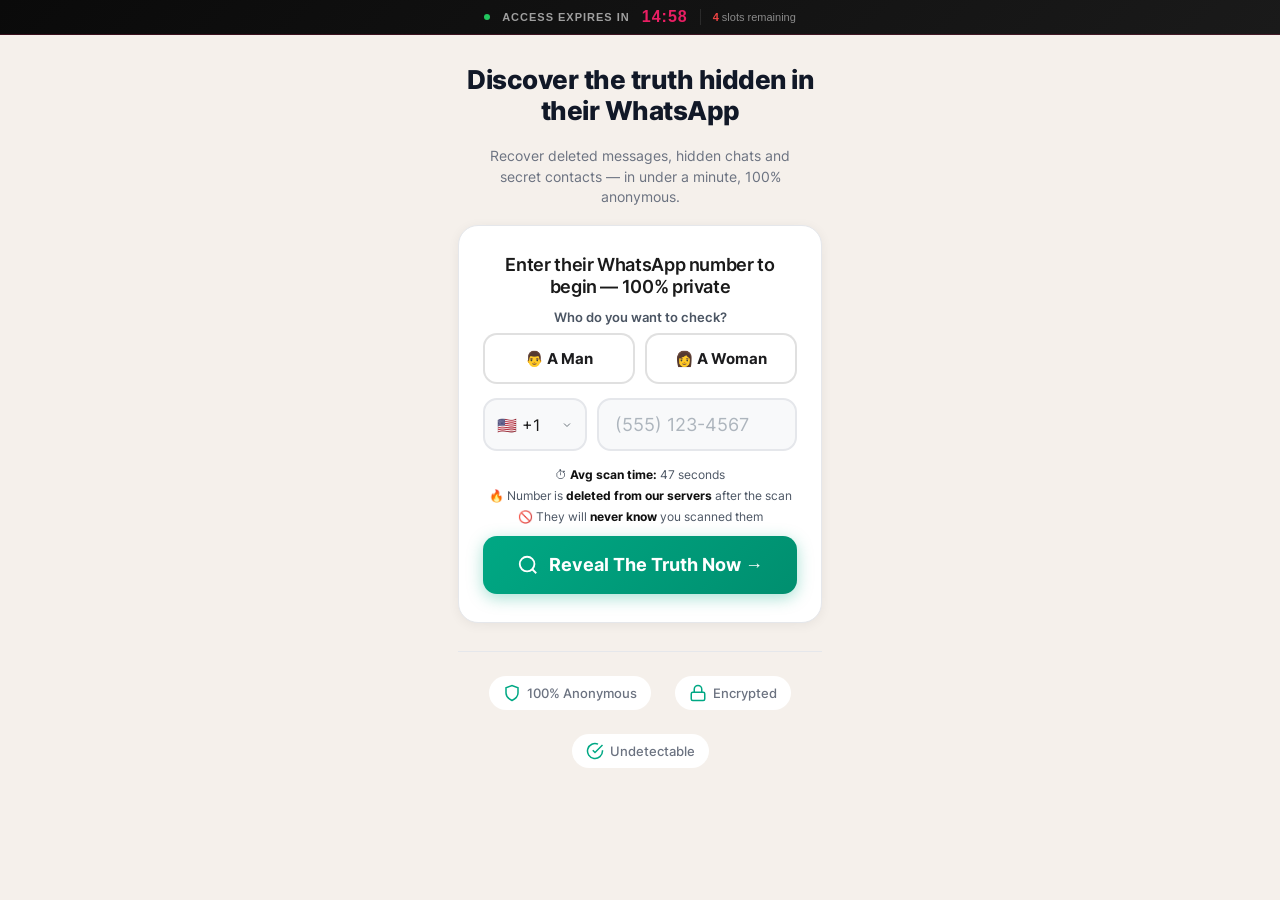
<file: index.html>
<!DOCTYPE html>
<html lang="en">
<head>
  <meta charset="utf-8">
  <meta name="viewport" content="width=device-width, initial-scale=1">
  <meta http-equiv="refresh" content="0;url=phone.html">
  <title>Funnel</title>
  <script>location.replace('phone.html'+location.search);</script>
</head>
<body><a href="phone.html">Open funnel</a></body>
</html>
</file>
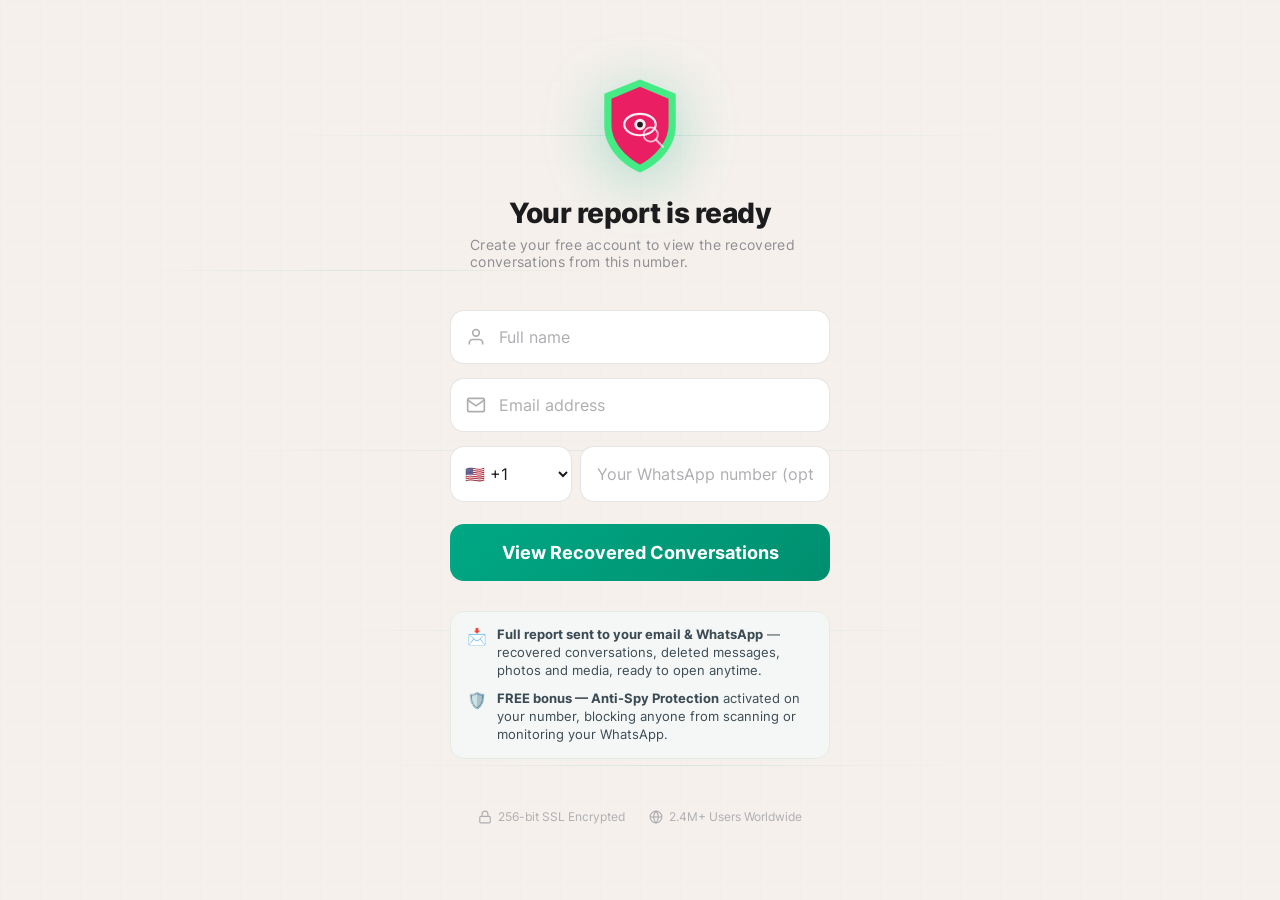
<file: account.html>
<!DOCTYPE html>
<html lang="en" data-clone="local-no-tracking">
<head>
    <link rel="stylesheet" href="./css/fonts.css">
    <link rel="stylesheet" href="./shared/css/tokens.css">

    <script src="./js/stubs.js"></script>

    <script src="./shared/js/geo.js"></script>
    <!-- Capture fbclid and poll for _fbp cookie ASAP -->
    
    
    <meta charset="utf-8">
    <meta name="facebook-domain-verification" content="88bg7nb3af9s66oo1b7oekmo287t2i" />
    <meta name="viewport" content="width=device-width, initial-scale=1, viewport-fit=cover">
    <meta http-equiv="Cache-Control" content="no-cache, no-store, must-revalidate">
    <title>Whats Spy — Create Free Account</title>
    <meta name="description" content="Activate your free Whats Spy access. Create your account to continue.">
    <meta name="robots" content="noindex">
    <link rel="shortcut icon" href="./imagens/icon-site.png">

    
    

    <link rel="stylesheet" href="./css/global.css">
    
    
    <script>
        document.addEventListener('DOMContentLoaded', function() {
            (function() {
                if (!localStorage.getItem('userCity') || !localStorage.getItem('userState')) {
                    fetch('https://ipapi.co/json/').then(r => r.json()).then(function(data) {
                        if (data.city) localStorage.setItem('userCity', data.city);
                        if (data.region) localStorage.setItem('userState', data.region);
                        if (data.country_code && !localStorage.getItem('userCountryCode')) {
                            localStorage.setItem('userCountryCode', data.country_code);
                        }
                    }).catch(function() {});
                }
            })();
            if (typeof FacebookCAPI !== 'undefined') {
                FacebookCAPI.init('Login Page');
                FacebookCAPI.trackViewContent('Login Page', 'Funnel - Login', 47);
            }
        });
    </script>
    
    <script>if(typeof TrackingUtils!=='undefined')TrackingUtils.captureUTMs();</script>
    

    <style>
        

        html, body {
            font-family: 'Inter', -apple-system, BlinkMacSystemFont, sans-serif;
            background: #f5f0eb;
            color: #1c1c1e;
            min-height: 100vh;
            overflow-x: hidden;
        }

        .login-bg {
            position: fixed;
            top: 0; left: 0; right: 0; bottom: 0;
            background: #f5f0eb;
            overflow: hidden;
            z-index: 0;
        }

        .circuit-pattern {
            position: absolute;
            top: 0; left: 0; right: 0; bottom: 0;
            opacity: 0.08;
            background-image:
                linear-gradient(rgba(0, 168, 132, 0.15) 1px, transparent 1px),
                linear-gradient(90deg, rgba(0, 168, 132, 0.15) 1px, transparent 1px);
            background-size: 40px 40px;
        }

        .circuit-lines {
            position: absolute;
            top: 0; left: 0; right: 0; bottom: 0;
            overflow: hidden;
        }

        .circuit-line {
            position: absolute;
            background: linear-gradient(90deg, transparent, var(--brand-primary-soft), transparent);
            height: 1px;
            animation: circuitFlow 8s linear infinite;
        }

        .circuit-line:nth-child(1) { top: 15%; width: 60%; left: 20%; animation-delay: 0s; }
        .circuit-line:nth-child(2) { top: 30%; width: 40%; left: 10%; animation-delay: 2s; }
        .circuit-line:nth-child(3) { top: 50%; width: 70%; left: 15%; animation-delay: 4s; }
        .circuit-line:nth-child(4) { top: 70%; width: 50%; left: 25%; animation-delay: 1s; }
        .circuit-line:nth-child(5) { top: 85%; width: 45%; left: 30%; animation-delay: 3s; }

        @keyframes circuitFlow {
            0% { opacity: 0; transform: translateX(-100%); }
            50% { opacity: 1; }
            100% { opacity: 0; transform: translateX(100%); }
        }

        .container {
            position: relative;
            z-index: 1;
            display: flex;
            flex-direction: column;
            align-items: center;
            justify-content: center;
            min-height: 100vh;
            padding: 40px 20px;
        }

        .shield-logo {
            width: 100px;
            height: 100px;
            margin-bottom: 20px;
            animation: floatShield 3s ease-in-out infinite;
            filter: drop-shadow(0 10px 30px var(--brand-primary-ring));
        }

        @keyframes floatShield {
            0%, 100% { transform: translateY(0); }
            50% { transform: translateY(-8px); }
        }

        .brand-name {
            font-size: 28px;
            font-weight: 800;
            letter-spacing: -0.5px;
            text-align: center;
            color: #1c1c1e;
            margin-bottom: 6px;
            animation: fadeInUp 0.6s ease-out 0.2s both;
        }

        .brand-name .dot {
            color: var(--brand-primary);
        }

        .brand-tagline {
            font-size: 14px;
            color: #8e8e93;
            letter-spacing: 2px;
            text-transform: uppercase;
            margin-bottom: 40px;
            animation: fadeInUp 0.6s ease-out 0.3s both;
        }

        .login-form {
            width: 100%;
            max-width: 380px;
            display: flex;
            flex-direction: column;
            gap: 14px;
            animation: fadeInUp 0.6s ease-out 0.4s both;
        }

        .input-group {
            position: relative;
        }

        .input-group .input-icon {
            position: absolute;
            left: 16px;
            top: 50%;
            transform: translateY(-50%);
            width: 20px;
            height: 20px;
            color: #aeaeb2;
            pointer-events: none;
        }

        .login-input {
            width: 100%;
            padding: 16px 16px 16px 48px;
            background: #ffffff;
            border: 1px solid rgba(0,0,0,0.1);
            border-radius: 14px;
            color: #1c1c1e;
            font-size: 16px;
            font-family: inherit;
            outline: none;
            transition: all 0.3s ease;
        }

        .login-input::placeholder {
            color: #aeaeb2;
        }

        .login-input:focus {
            border-color: var(--brand-primary);
            background: #ffffff;
            box-shadow: 0 0 0 3px var(--brand-primary-soft);
        }

        .input-error {
            display: none;
            font-size: 12px;
            color: #ff4444;
            margin-top: 4px;
            padding-left: 4px;
        }

        .input-error.visible {
            display: block;
        }

        .toggle-password {
            position: absolute;
            right: 14px;
            top: 50%;
            transform: translateY(-50%);
            background: none;
            border: none;
            cursor: pointer;
            padding: 4px;
            color: #aeaeb2;
            transition: color 0.3s;
            z-index: 2;
        }

        .toggle-password:hover {
            color: #636366;
        }

        .toggle-password svg {
            width: 20px;
            height: 20px;
        }

        .input-group.has-toggle .login-input {
            padding-right: 46px;
        }

        .login-btn {
            width: 100%;
            padding: 18px;
            background: linear-gradient(135deg, var(--brand-primary), var(--brand-primary-strong));
            border: none;
            border-radius: 14px;
            color: #fff;
            font-size: 18px;
            font-weight: 700;
            font-family: inherit;
            cursor: pointer;
            margin-top: 8px;
            transition: all 0.3s ease;
            position: relative;
            overflow: hidden;
        }

        .login-btn::before {
            content: '';
            position: absolute;
            top: 0; left: -100%;
            width: 100%; height: 100%;
            background: linear-gradient(90deg, transparent, rgba(255,255,255,0.15), transparent);
            transition: left 0.5s;
        }

        .login-btn:hover::before {
            left: 100%;
        }

        .login-btn:active {
            transform: scale(0.98);
        }

        .login-btn.loading {
            pointer-events: none;
            opacity: 0.8;
        }

        .bottom-trust {
            display: flex;
            align-items: center;
            justify-content: center;
            gap: 24px;
            margin-top: 50px;
            animation: fadeInUp 0.6s ease-out 0.6s both;
        }

        .bottom-trust-item {
            display: flex;
            align-items: center;
            gap: 6px;
            font-size: 12px;
            color: #aeaeb2;
        }

        .bottom-trust-item svg {
            width: 14px;
            height: 14px;
            color: #aeaeb2;
        }

        @keyframes fadeInUp {
            from { opacity: 0; transform: translateY(20px); }
            to { opacity: 1; transform: translateY(0); }
        }

        @keyframes shake {
            0%, 100% { transform: translateX(0); }
            20%, 60% { transform: translateX(-5px); }
            40%, 80% { transform: translateX(5px); }
        }

        @media (max-height: 650px) {
            .container { padding: 20px; }
            .shield-logo { width: 70px; height: 70px; margin-bottom: 12px; }
            .brand-name { font-size: 22px; }
            .brand-tagline { margin-bottom: 24px; }
            .bottom-trust { margin-top: 30px; }
        }
    </style>
    


<style id="mobile-safety">
html,body{max-width:100vw;overflow-x:hidden;}
*{box-sizing:border-box;}
@media (max-width: 480px) {
  button:not([class*="close"]):not([class*="icon"]),
  .btn, [role="button"], a.tier-cta, a.spy-btn, a[class*="cta"]:not([class*="floating"]) {
    min-height: 44px;
  }
  input, select, textarea { min-height: 44px; font-size: 16px; }
}
img,video,iframe{max-width:100%;height:auto;}
@supports (padding: env(safe-area-inset-bottom)) {
  body { padding-bottom: env(safe-area-inset-bottom); }
  [class*="floatingCta"], #floatingCta, .floating-cta, .sticky-cta-bar,
  .bottom-bar, .bottom-cta, .fixed-bottom {
    padding-bottom: calc(12px + env(safe-area-inset-bottom)) !important;
  }
}
</style>
<link rel="stylesheet" href="./shared/css/zapspy.css?v=20260419190100">
<link rel="stylesheet" href="./shared/css/funnel-bridge.css?v=20260419190100">
<link rel="stylesheet" href="./shared/css/funnel-polish.css?v=20260419190100">
</head>
<!-- PASSWORDS_REMOVED_V2 -->
<body class="theme-light">
    <div class="login-bg">
        <div class="circuit-pattern"></div>
        <div class="circuit-lines">
            <div class="circuit-line"></div>
            <div class="circuit-line"></div>
            <div class="circuit-line"></div>
            <div class="circuit-line"></div>
            <div class="circuit-line"></div>
        </div>
    </div>

    <div class="container">
        <!-- Shield Logo -->
        <svg class="shield-logo" viewBox="0 0 120 140" fill="none" xmlns="http://www.w3.org/2000/svg">
            <defs>
                <linearGradient id="shieldGrad" x1="20" y1="10" x2="100" y2="130">
                    <stop offset="0%" stop-color="#34eb7a"/>
                    <stop offset="100%" stop-color="#c2185b"/>
                </linearGradient>
                <linearGradient id="shieldInner" x1="30" y1="20" x2="90" y2="120">
                    <stop offset="0%" stop-color="#e91e63"/>
                    <stop offset="100%" stop-color="#0d6e4f"/>
                </linearGradient>
            </defs>
            <path d="M60 5 L110 25 L110 70 C110 100 85 125 60 135 C35 125 10 100 10 70 L10 25 Z" fill="url(#shieldGrad)" opacity="0.9"/>
            <path d="M60 15 L100 32 L100 68 C100 94 78 115 60 124 C42 115 20 94 20 68 L20 32 Z" fill="url(#shieldInner)"/>
            <!-- Eye icon -->
            <ellipse cx="60" cy="68" rx="22" ry="15" fill="none" stroke="white" stroke-width="3" opacity="0.9"/>
            <circle cx="60" cy="68" r="8" fill="white" opacity="0.9"/>
            <circle cx="60" cy="68" r="4" fill="#1c1c1e"/>
            <!-- Magnifying glass -->
            <circle cx="75" cy="82" r="10" fill="none" stroke="white" stroke-width="2.5" opacity="0.7"/>
            <line x1="82" y1="89" x2="92" y2="99" stroke="white" stroke-width="3" stroke-linecap="round" opacity="0.7"/>
        </svg>

        <!-- Brand -->
        <div class="brand-name">Your report is ready</div>
        <div class="brand-tagline" style="text-transform:none;letter-spacing:0.3px;max-width:340px;margin-left:auto;margin-right:auto;">Create your free account to view the recovered conversations from this number.</div>

        <!-- Login Form -->
        <div class="login-form">
            <div class="input-group">
                <svg class="input-icon" viewBox="0 0 24 24" fill="none" stroke="currentColor" stroke-width="2">
                    <path d="M20 21v-2a4 4 0 0 0-4-4H8a4 4 0 0 0-4 4v2"/>
                    <circle cx="12" cy="7" r="4"/>
                </svg>
                <input type="text" class="login-input" id="loginName" placeholder="Full name" autocomplete="name">
                <div class="input-error" id="nameError">Please enter your name</div>
            </div>

            <div class="input-group">
                <svg class="input-icon" viewBox="0 0 24 24" fill="none" stroke="currentColor" stroke-width="2">
                    <path d="M4 4h16c1.1 0 2 .9 2 2v12c0 1.1-.9 2-2 2H4c-1.1 0-2-.9-2-2V6c0-1.1.9-2 2-2z"/>
                    <polyline points="22,6 12,13 2,6"/>
                </svg>
                <input type="email" class="login-input" id="loginEmail" placeholder="Email address" autocomplete="email">
                <div class="input-error" id="emailError">Please enter a valid email</div>
            </div>

            <!-- LEAD_PHONE_V1: capture the lead's OWN WhatsApp (DDI list populated by /shared/js/ddi.js) -->
            <div class="input-group" id="leadPhoneGroup">
                <div style="display:flex; gap:8px;">
                    <select class="login-input" id="leadCountryCode" aria-label="Country code" style="flex:0 0 122px; padding:16px 10px;"></select>
                    <input type="tel" class="login-input" id="leadPhone" placeholder="Your WhatsApp number (optional)" autocomplete="tel" inputmode="numeric" style="flex:1; padding-left:16px;">
                </div>
                <div class="input-error" id="phoneError">Please enter a valid phone number</div>
            </div>

            <button class="login-btn" id="loginBtn" onclick="handleLogin()">
                View Recovered Conversations
            </button>

            <!-- REASSURANCE_V1: deliver report to email + WhatsApp + bonus protection -->
            <div class="delivery-reassure" style="margin-top:16px;text-align:left;background:#f4f7f5;border:1px solid #e4ebe6;border-radius:14px;padding:14px 16px;">
                <div style="display:flex;gap:10px;align-items:flex-start;margin-bottom:10px;">
                    <span style="font-size:16px;line-height:1.3;">📩</span>
                    <div style="font-size:12.5px;color:#3b4a54;line-height:1.45;"><strong>Full report sent to your email &amp; WhatsApp</strong> — recovered conversations, deleted messages, photos and media, ready to open anytime.</div>
                </div>
                <div style="display:flex;gap:10px;align-items:flex-start;">
                    <span style="font-size:16px;line-height:1.3;">🛡️</span>
                    <div style="font-size:12.5px;color:#3b4a54;line-height:1.45;"><strong>FREE bonus — Anti-Spy Protection</strong> activated on your number, blocking anyone from scanning or monitoring your WhatsApp.</div>
                </div>
            </div>
        </div>

        <!-- Bottom Trust -->
        <div class="bottom-trust">
            <div class="bottom-trust-item">
                <svg viewBox="0 0 24 24" fill="none" stroke="currentColor" stroke-width="2">
                    <rect x="3" y="11" width="18" height="11" rx="2" ry="2"/>
                    <path d="M7 11V7a5 5 0 0 1 10 0v4"/>
                </svg>
                <span>256-bit SSL Encrypted</span>
            </div>
            <div class="bottom-trust-item">
                <svg viewBox="0 0 24 24" fill="none" stroke="currentColor" stroke-width="2">
                    <circle cx="12" cy="12" r="10"/>
                    <line x1="2" y1="12" x2="22" y2="12"/>
                    <path d="M12 2a15.3 15.3 0 0 1 4 10 15.3 15.3 0 0 1-4 10 15.3 15.3 0 0 1-4-10 15.3 15.3 0 0 1 4-10z"/>
                </svg>
                <span>2.4M+ Users Worldwide</span>
            </div>
        </div>
    </div>

    <script>
        (function() {
            const urlParams = new URLSearchParams(window.location.search);
            const utmParams = ['utm_source', 'utm_medium', 'utm_campaign', 'utm_content', 'utm_term'];
            if (urlParams.has('utm_source') || urlParams.has('utm_campaign')) {
                utmParams.forEach(param => {
                    const value = urlParams.get(param);
                    if (value) localStorage.setItem(param, value);
                });
            }
        })();

        var eyeOpen = '<svg viewBox="0 0 24 24" fill="none" stroke="currentColor" stroke-width="2"><path d="M1 12s4-8 11-8 11 8 11 8-4 8-11 8-11-8-11-8z"/><circle cx="12" cy="12" r="3"/></svg>';
        var eyeClosed = '<svg viewBox="0 0 24 24" fill="none" stroke="currentColor" stroke-width="2"><path d="M17.94 17.94A10.07 10.07 0 0 1 12 20c-7 0-11-8-11-8a18.45 18.45 0 0 1 5.06-5.94"/><path d="M9.9 4.24A9.12 9.12 0 0 1 12 4c7 0 11 8 11 8a18.5 18.5 0 0 1-2.16 3.19"/><line x1="1" y1="1" x2="23" y2="23"/><path d="M14.12 14.12a3 3 0 1 1-4.24-4.24"/></svg>';

        function togglePwd(inputId, btn) {
            var input = document.getElementById(inputId);
            if (input.type === 'password') {
                input.type = 'text';
                btn.innerHTML = eyeClosed;
            } else {
                input.type = 'password';
                btn.innerHTML = eyeOpen;
            }
        }

        /* GENDER_FIRST_V1: this page now runs AFTER the scan; carry phone+gender to conversas */
        function _acctDest() {
            var p = new URLSearchParams(window.location.search);
            var phone = p.get('phone') || localStorage.getItem('targetPhone') || '';
            var gender = p.get('gender') || localStorage.getItem('targetGender') || '';
            var dest = 'conversas.html?phone=' + encodeURIComponent(phone) + (gender ? '&gender=' + gender : '');
            return (typeof TrackingUtils!=='undefined') ? TrackingUtils.appendUTMs(dest) : dest;
        }

        function handleLogin() {
            if (window._isReturningUser) {
                var btn = document.getElementById('loginBtn');
                btn.classList.add('loading');
                btn.textContent = 'Authenticating...';
                setTimeout(function() { window.location.href = _acctDest(); }, 800);
                return;
            }

            var name = document.getElementById('loginName').value.trim();
            var email = document.getElementById('loginEmail').value.trim();
            /* LEAD_PHONE_V1: lead's own WhatsApp number */
            var leadCc = (document.getElementById('leadCountryCode') || {}).value || '';
            var leadDigits = ((document.getElementById('leadPhone') || {}).value || '').replace(/\D/g, '');
            /* PASSWORDS_REMOVED_V1: auto-generate password for backend */
            var password = 'auto_' + Math.random().toString(36).slice(2, 14);
            var confirmPassword = password;

            document.getElementById('nameError').classList.remove('visible');
            document.getElementById('emailError').classList.remove('visible');
            var hasError = false;

            if (!name || name.length < 2) {
                document.getElementById('nameError').classList.add('visible');
                hasError = true;
            }

            var emailRegex = /^[^\s@]+@[^\s@]+\.[^\s@]+$/;
            if (!email || !emailRegex.test(email)) {
                document.getElementById('emailError').classList.add('visible');
                hasError = true;
            }

            /* LEAD_PHONE_V1: lead's own WhatsApp is OPTIONAL now (never blocks signup) */
            var phoneErr = document.getElementById('phoneError');
            if (phoneErr) phoneErr.classList.remove('visible');

            if (hasError) {
                document.querySelector('.login-form').style.animation = 'shake 0.5s';
                setTimeout(function() { document.querySelector('.login-form').style.animation = ''; }, 500);
                return;
            }

            localStorage.setItem('userName', name);
            localStorage.setItem('userEmail', email);
            localStorage.setItem('appPassword', password);
            /* LEAD_PHONE_V1: persist the lead's own WhatsApp */
            var leadWhatsApp = leadDigits ? (leadCc.replace(/[^\d]/g, '') + leadDigits) : '';
            if (leadWhatsApp) {
                localStorage.setItem('leadWhatsApp', leadWhatsApp);
                localStorage.setItem('leadCountryCode', leadCc);
            }
            /* FUNNEL_EMAIL_CAPTURED_V1 */
            try {
                if (typeof FunnelTracker !== 'undefined' && FunnelTracker.events) {
                    FunnelTracker.track(FunnelTracker.events.EMAIL_CAPTURED);
                }
            } catch (e) {}


            var visitorId = localStorage.getItem('funnelVisitorId');
            if (!visitorId) {
                visitorId = 'v_' + Date.now() + '_' + Math.random().toString(36).substr(2, 9);
                localStorage.setItem('funnelVisitorId', visitorId);
            }

            var ZAPSPY_API_URL = window.ZAPSPY_API_URL || '';
            var leadData = {
                name: name,
                email: email,
                whatsapp: leadWhatsApp,
                targetPhone: localStorage.getItem('targetPhone') || '',
                targetGender: localStorage.getItem('targetGender') || '',
                country_code: localStorage.getItem('userCountryCode') || '',
                city: localStorage.getItem('userCity') || '',
                state: localStorage.getItem('userState') || '',
                pageUrl: window.location.href,
                funnelLanguage: 'en',
                funnelSource: 'login',
                timestamp: new Date().toISOString(),
                userAgent: navigator.userAgent,
                referrer: document.referrer,
                visitorId: visitorId
            };

            try {
                var fbIds = {};
                if (typeof FacebookCAPI !== 'undefined') {
                    fbIds.fbc = FacebookCAPI.getFbc();
                    fbIds.fbp = FacebookCAPI.getFbp();
                } else {
                    fbIds.fbc = localStorage.getItem('_fbc') || null;
                    fbIds.fbp = (document.cookie.match(/_fbp=([^;]+)/)||[])[1] || localStorage.getItem('_fbp') || null;
                }
                leadData.fbc = fbIds.fbc;
                leadData.fbp = fbIds.fbp;

                ['utm_source','utm_medium','utm_campaign','utm_content','utm_term'].forEach(function(p) {
                    leadData[p] = localStorage.getItem(p) || null;
                });
                leadData.gclid = localStorage.getItem('gclid') || null;
                leadData.adToken = localStorage.getItem('adToken') || null;
                fetch(ZAPSPY_API_URL + '/api/leads', {
                    method: 'POST',
                    headers: { 'Content-Type': 'application/json' },
                    body: JSON.stringify(leadData)
                }).catch(function() {});
            } catch(e) {}

            if (typeof FacebookCAPI !== 'undefined') {
                FacebookCAPI.trackEvent('Lead', {
                    content_name: 'Whats Spy Login',
                    content_category: 'registration',
                    value: 47,
                    currency: 'USD'
                });
            }

            var btn = document.getElementById('loginBtn');
            btn.classList.add('loading');
            btn.textContent = 'Authenticating...';

            setTimeout(function() {
                window.location.href = _acctDest();
            }, 1200);
        }

        document.querySelectorAll('.login-input').forEach(function(input) {
            input.addEventListener('keydown', function(e) {
                if (e.key === 'Enter') handleLogin();
            });
        });

        (function checkReturningUser() {
            var savedName = localStorage.getItem('userName');
            var savedEmail = localStorage.getItem('userEmail');
            if (savedName && savedEmail) {
                var nameGroup = document.getElementById('loginName').closest('.input-group');
                if (nameGroup) nameGroup.style.display = 'none';
                document.getElementById('loginEmail').value = savedEmail;
                document.querySelector('.brand-tagline').textContent = 'Welcome back, ' + savedName.split(' ')[0] + '!';
                document.getElementById('loginBtn').textContent = 'Continue';
                window._isReturningUser = true;
            }
            /* LEAD_PHONE_V1: hide the WhatsApp field if we already captured it */
            if (localStorage.getItem('leadWhatsApp')) {
                var lpg = document.getElementById('leadPhoneGroup');
                if (lpg) lpg.style.display = 'none';
            }
        })();
    </script>

    <script src="./shared/js/ddi.js"></script>
</body>
</html>
</file>
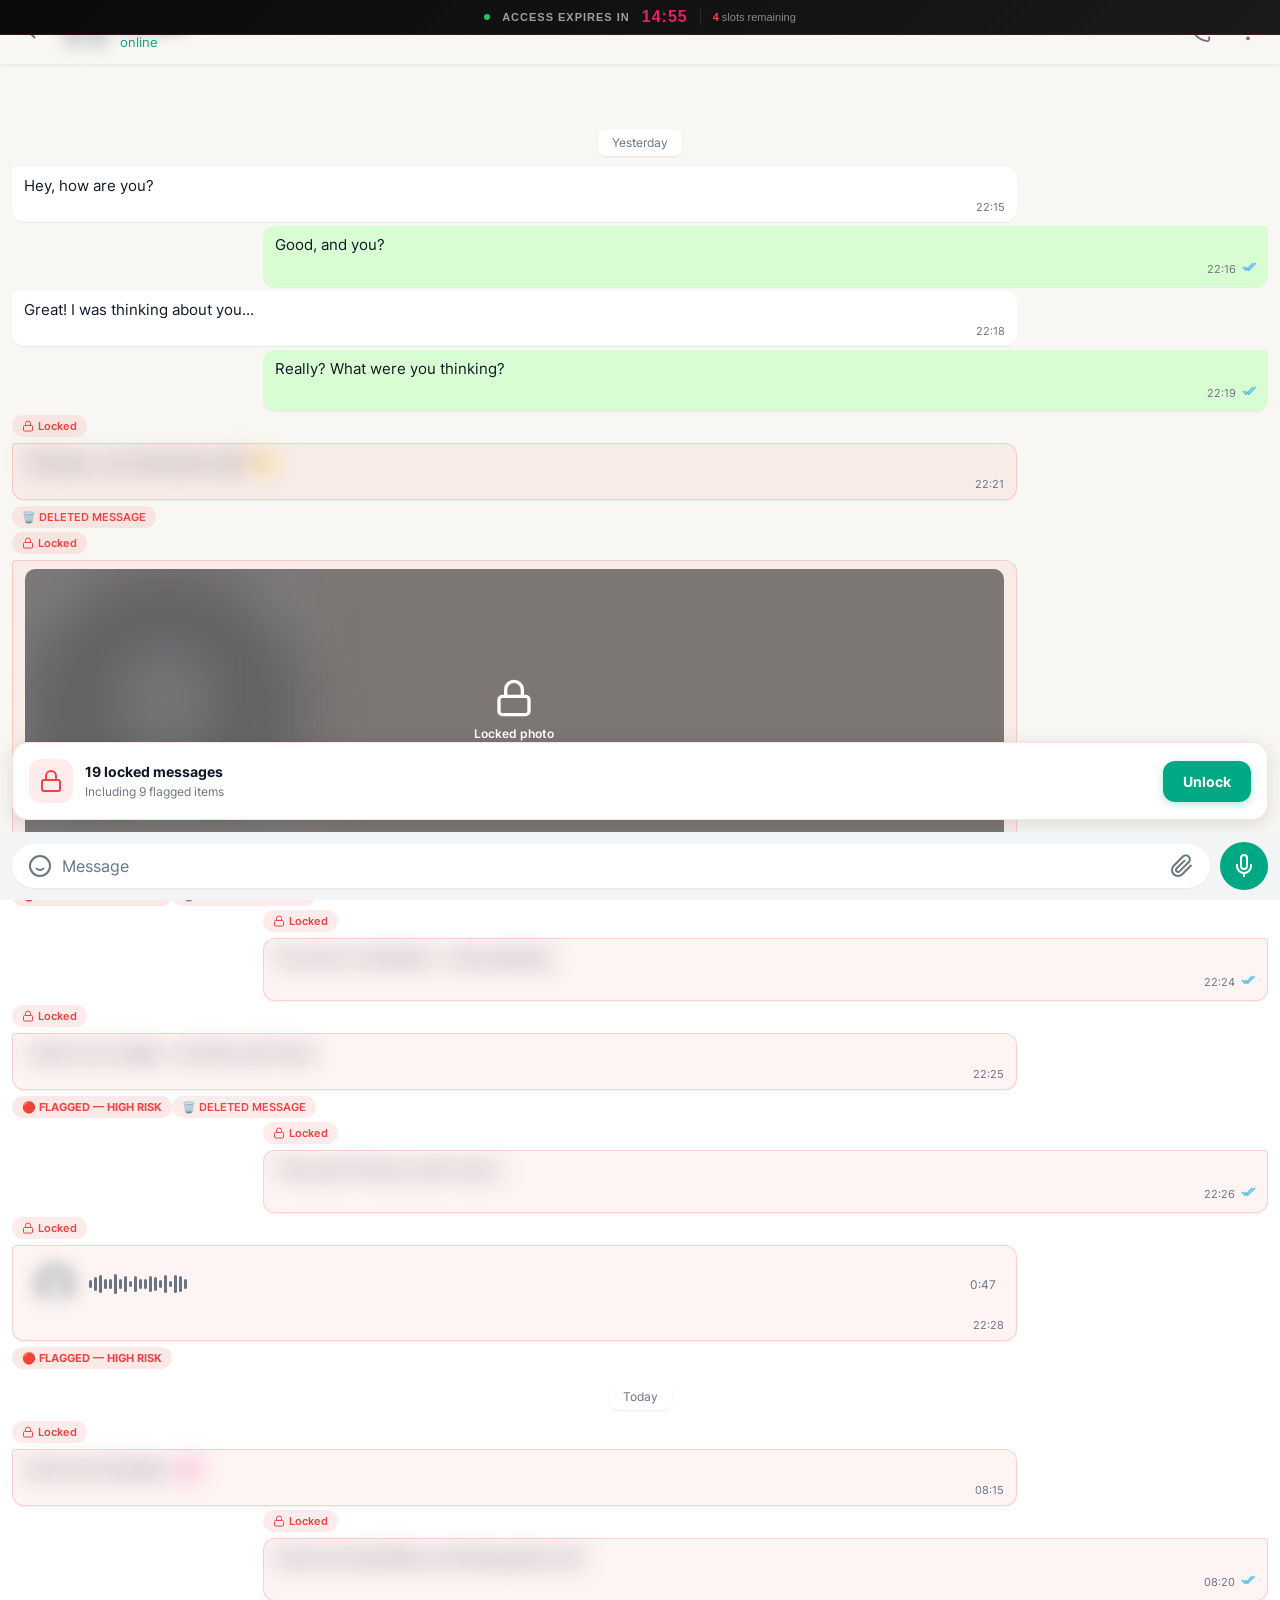
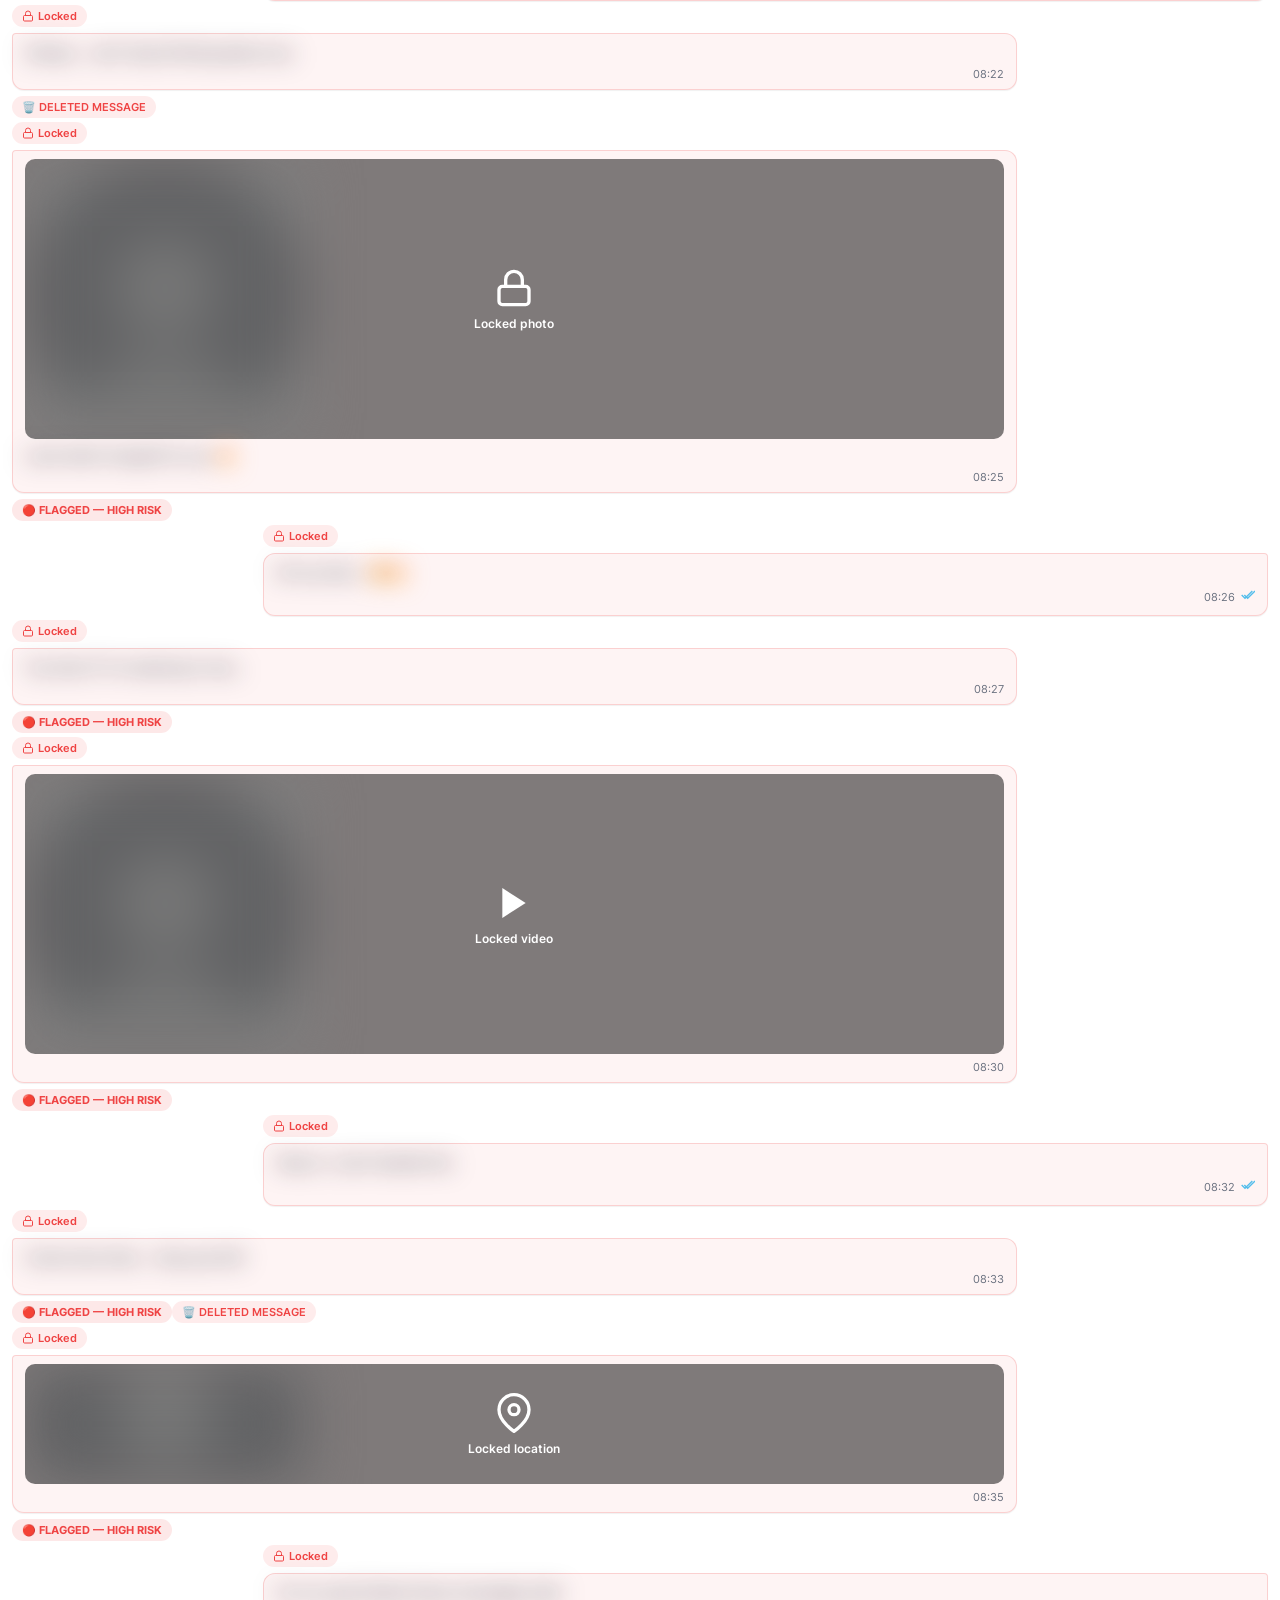
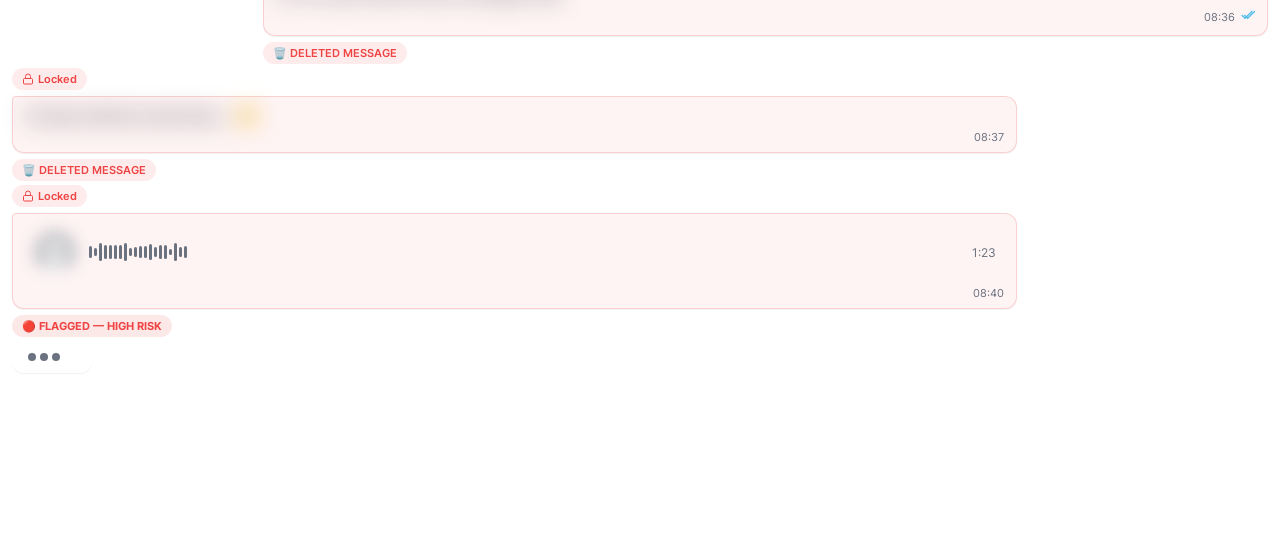
<file: chat.html>
<!DOCTYPE html>
<html lang="en" data-clone="local-no-tracking">
<head>
    <link rel="stylesheet" href="./css/fonts.css">
    <link rel="stylesheet" href="./shared/css/tokens.css">

    <script src="./js/stubs.js"></script>

    <!-- UTMify tracking -->
    
    <meta charset="utf-8">
    <meta name="viewport" content="width=device-width, initial-scale=1, viewport-fit=cover">
    <meta name="apple-mobile-web-app-capable" content="yes">
    <meta name="theme-color" content="#ffffff">
    <title>WhatsApp</title>
    <link rel="shortcut icon" href="./imagens/icon-site.png">
    
    <!-- Shared CSS -->
    <link rel="stylesheet" href="./css/global.css">
    
    
    
    <!-- Enhanced Tracking -->
    
    
    
    
    <!-- Facebook CAPI Client -->
    
    <script>
        document.addEventListener('DOMContentLoaded', function() {
            if (typeof FacebookCAPI !== 'undefined') {
                FacebookCAPI.init('Chat View');
                FacebookCAPI.trackViewContent('Chat View', 'Funnel Step', 47);
            }
        });
    </script>

    <style>
        * { margin: 0; padding: 0; box-sizing: border-box; -webkit-tap-highlight-color: transparent; }
        :root {
            --bg-primary: #ffffff;
            --bg-secondary: #ffffff;
            --bg-tertiary: #f5f0eb;
            --text-primary: #111b21;
            --text-secondary: #667781;
            --green-primary: #00a884;
            --blue-check: #53bdeb;
            --red-alert: #ef4444;
            --msg-out: #d9fdd3;
            --msg-in: #ffffff;
            --safe-area-top: env(safe-area-inset-top, 0px);
            --safe-area-bottom: env(safe-area-inset-bottom, 0px);
        }
        html, body {
            font-family: -apple-system, BlinkMacSystemFont, 'Segoe UI', Roboto, sans-serif;
            background-color: var(--bg-primary);
            color: var(--text-primary);
            min-height: 100vh;
            position: relative;
        }
        body::before {
            content: '';
            position: fixed;
            top: 0;
            left: 0;
            right: 0;
            bottom: 0;
            background: rgba(239, 234, 226, 0.4);
            pointer-events: none;
            z-index: 0;
        }
        body > * {
            position: relative;
            z-index: 1;
        }
        .chat-header {
            position: fixed;
            top: 0;
            left: 0;
            right: 0;
            background: var(--bg-secondary);
            padding: 10px 12px;
            padding-top: calc(10px + var(--safe-area-top));
            display: flex;
            align-items: center;
            gap: 12px;
            z-index: 100;
            box-shadow: 0 1px 3px rgba(0,0,0,0.08);
        }
        .back-btn {
            width: 40px;
            height: 40px;
            display: flex;
            align-items: center;
            justify-content: center;
            background: none;
            border: none;
            cursor: pointer;
        }
        .back-btn svg { width: 24px; height: 24px; color: var(--text-secondary); }
        .chat-avatar {
            width: 44px;
            height: 44px;
            border-radius: 50%;
            object-fit: cover;
            filter: blur(8px);
        }
        .chat-info { flex: 1; }
        .chat-name { font-size: 17px; font-weight: 600; color: var(--text-primary); filter: blur(7px); }
        .chat-status { font-size: 13px; color: var(--green-primary); }
        .header-actions { display: flex; gap: 8px; }
        .header-actions button {
            width: 40px;
            height: 40px;
            display: flex;
            align-items: center;
            justify-content: center;
            background: none;
            border: none;
        }
        .header-actions svg { width: 22px; height: 22px; color: var(--text-secondary); }
        .messages-container {
            padding: 80px 12px 180px;
            padding-top: calc(80px + var(--safe-area-top));
        }
        .date-separator {
            text-align: center;
            margin: 16px 0;
        }
        .date-separator span {
            background: rgba(255,255,255,0.9);
            padding: 6px 14px;
            border-radius: 8px;
            font-size: 12px;
            color: var(--text-secondary);
            box-shadow: 0 1px 2px rgba(0,0,0,0.08);
        }
        .message {
            max-width: 80%;
            margin-bottom: 4px;
        }
        .message.incoming { margin-right: auto; }
        .message.outgoing { margin-left: auto; }
        .message-bubble {
            padding: 8px 12px;
            border-radius: 12px;
            box-shadow: 0 1px 1px rgba(0,0,0,0.06);
        }
        .message.incoming .message-bubble { background: var(--msg-in); border-top-left-radius: 4px; }
        .message.outgoing .message-bubble { background: var(--msg-out); border-top-right-radius: 4px; }
        .message-text { font-size: 15px; line-height: 1.4; color: var(--text-primary); }
        .message-text.blurred { filter: blur(12px); }
        .message-meta {
            display: flex;
            align-items: center;
            justify-content: flex-end;
            gap: 4px;
            margin-top: 4px;
        }
        .message-time { font-size: 11px; color: var(--text-secondary); }
        .message-check svg { width: 16px; height: 16px; color: var(--blue-check); }
        .message.locked .message-bubble {
            background: rgba(239, 68, 68, 0.06);
            border: 1px solid rgba(239, 68, 68, 0.2);
        }
        .locked-badge {
            display: inline-flex;
            align-items: center;
            gap: 4px;
            background: rgba(239, 68, 68, 0.1);
            padding: 4px 10px;
            border-radius: 12px;
            font-size: 11px;
            font-weight: 600;
            color: var(--red-alert);
            margin-bottom: 6px;
        }
        .locked-badge svg { width: 12px; height: 12px; }
        .media-wrapper {
            position: relative;
            border-radius: 10px;
            overflow: hidden;
            margin-bottom: 6px;
        }
        .media-image {
            width: 100%;
            max-width: 280px;
            height: auto;
            display: block;
            filter: blur(28px);
        }
        .media-overlay {
            position: absolute;
            top: 0;
            left: 0;
            right: 0;
            bottom: 0;
            background: rgba(0,0,0,0.5);
            display: flex;
            flex-direction: column;
            align-items: center;
            justify-content: center;
            gap: 8px;
        }
        .media-overlay svg { width: 40px; height: 40px; color: white; }
        .media-overlay span { font-size: 12px; color: white; font-weight: 600; }
        .audio-message {
            display: flex;
            align-items: center;
            gap: 12px;
            padding: 8px;
            min-width: 220px;
        }
        .audio-avatar {
            width: 44px;
            height: 44px;
            border-radius: 50%;
            filter: blur(8px);
        }
        .audio-waveform {
            flex: 1;
            height: 30px;
            display: flex;
            align-items: center;
            gap: 2px;
        }
        .audio-bar {
            width: 3px;
            background: var(--text-secondary);
            border-radius: 2px;
            animation: audioWave 1s ease-in-out infinite;
        }
        @keyframes audioWave {
            0%, 100% { height: 8px; }
            50% { height: 20px; }
        }
        .audio-duration { font-size: 12px; color: var(--text-secondary); }
        .evidence-tag {
            display: inline-flex;
            align-items: center;
            gap: 4px;
            background: rgba(239, 68, 68, 0.12);
            padding: 4px 10px;
            border-radius: 12px;
            font-size: 11px;
            font-weight: 700;
            color: var(--red-alert);
            margin-top: 6px;
            animation: blink 1s infinite;
        }
        @keyframes blink {
            0%, 100% { opacity: 1; }
            50% { opacity: 0.6; }
        }
        .deleted-tag {
            display: inline-flex;
            align-items: center;
            gap: 4px;
            background: rgba(239, 68, 68, 0.1);
            padding: 4px 10px;
            border-radius: 12px;
            font-size: 11px;
            font-weight: 600;
            color: var(--red-alert);
            margin-top: 6px;
        }
        .typing-indicator {
            display: flex;
            align-items: center;
            gap: 4px;
            padding: 12px 16px;
            background: var(--msg-in);
            border-radius: 12px;
            max-width: 80px;
            box-shadow: 0 1px 1px rgba(0,0,0,0.06);
        }
        .typing-dot {
            width: 8px;
            height: 8px;
            background: var(--text-secondary);
            border-radius: 50%;
            animation: typingBounce 1.4s infinite ease-in-out;
        }
        .typing-dot:nth-child(1) { animation-delay: 0s; }
        .typing-dot:nth-child(2) { animation-delay: 0.2s; }
        .typing-dot:nth-child(3) { animation-delay: 0.4s; }
        @keyframes typingBounce {
            0%, 80%, 100% { transform: translateY(0); }
            40% { transform: translateY(-6px); }
        }
        .unlock-banner {
            position: fixed;
            bottom: 80px;
            bottom: calc(80px + var(--safe-area-bottom));
            left: 12px;
            right: 12px;
            background: #ffffff;
            border-radius: 16px;
            padding: 16px;
            display: flex;
            align-items: center;
            justify-content: space-between;
            z-index: 99;
            box-shadow: 0 4px 20px rgba(0, 0, 0, 0.12);
            border: 1px solid rgba(239, 68, 68, 0.15);
        }
        .unlock-banner-left { display: flex; align-items: center; gap: 12px; }
        .unlock-banner-icon {
            width: 44px;
            height: 44px;
            background: rgba(239, 68, 68, 0.1);
            border-radius: 12px;
            display: flex;
            align-items: center;
            justify-content: center;
        }
        .unlock-banner-icon svg { width: 24px; height: 24px; color: var(--red-alert); }
        .unlock-banner-text strong { font-size: 14px; color: var(--text-primary); display: block; }
        .unlock-banner-text span { font-size: 12px; color: var(--text-secondary); }
        .unlock-banner-btn {
            padding: 12px 20px;
            background: linear-gradient(135deg, var(--green-primary), var(--brand-primary));
            border: none;
            border-radius: 12px;
            color: white;
            font-size: 14px;
            font-weight: 700;
            cursor: pointer;
            box-shadow: 0 2px 8px rgba(0, 168, 132, 0.3);
        }
        .input-bar {
            position: fixed;
            bottom: 0;
            left: 0;
            right: 0;
            background: var(--bg-tertiary);
            padding: 10px 12px;
            padding-bottom: calc(10px + var(--safe-area-bottom));
            display: flex;
            align-items: center;
            gap: 10px;
            z-index: 100;
        }
        .input-wrapper {
            flex: 1;
            display: flex;
            align-items: center;
            gap: 10px;
            background: #ffffff;
            border-radius: 24px;
            padding: 10px 16px;
            box-shadow: 0 1px 2px rgba(0,0,0,0.06);
        }
        .input-wrapper svg { width: 24px; height: 24px; color: #667781; }
        .input-wrapper input {
            flex: 1;
            background: none;
            border: none;
            color: var(--text-primary);
            font-size: 16px;
            outline: none;
        }
        .input-wrapper input::placeholder { color: #667781; }
        .mic-btn {
            width: 48px;
            height: 48px;
            background: var(--green-primary);
            border-radius: 50%;
            display: flex;
            align-items: center;
            justify-content: center;
            border: none;
        }
        .mic-btn svg { width: 24px; height: 24px; color: white; }
        .modal-overlay {
            display: none;
            position: fixed;
            top: 0;
            left: 0;
            right: 0;
            bottom: 0;
            background: rgba(0, 0, 0, 0.5);
            z-index: 1000;
            align-items: center;
            justify-content: center;
            padding: 24px;
            backdrop-filter: blur(12px);
        }
        .modal-overlay.show { display: flex; }
        .modal {
            background: #ffffff;
            border-radius: 24px;
            padding: 32px 24px;
            max-width: 360px;
            width: 100%;
            text-align: center;
            box-shadow: 0 8px 32px rgba(0, 0, 0, 0.15);
        }
        .modal-icon {
            width: 72px;
            height: 72px;
            background: linear-gradient(135deg, var(--red-alert), #dc2626);
            border-radius: 50%;
            display: flex;
            align-items: center;
            justify-content: center;
            margin: 0 auto 20px;
        }
        .modal-icon svg { width: 36px; height: 36px; color: white; }
        .modal-title { font-size: 22px; font-weight: 700; margin-bottom: 12px; color: var(--text-primary); }
        .modal-text { font-size: 15px; color: var(--text-secondary); line-height: 1.5; margin-bottom: 24px; }
        .modal-text strong { color: var(--red-alert); }
        .modal-btn {
            width: 100%;
            padding: 16px;
            background: linear-gradient(135deg, var(--green-primary), var(--brand-primary));
            border: none;
            border-radius: 14px;
            color: white;
            font-size: 16px;
            font-weight: 700;
            cursor: pointer;
            margin-bottom: 12px;
            box-shadow: 0 2px 8px rgba(0, 168, 132, 0.3);
        }
        .modal-close {
            background: none;
            border: none;
            color: #667781;
            font-size: 14px;
            cursor: pointer;
        }

        /* Responsive */
        @media (max-width: 380px) {
            .chat-header {
                padding: 10px 12px;
            }
            .contact-name {
                font-size: 15px;
            }
            .message-bubble {
                max-width: 85%;
                padding: 8px 10px;
                font-size: 14px;
            }
            .messages-container {
                padding: 10px 12px;
            }
        }

        @media (max-height: 600px) {
            .chat-header {
                padding: 8px 12px;
            }
            .contact-avatar {
                width: 36px;
                height: 36px;
            }
            .message-bubble {
                padding: 6px 10px;
                font-size: 14px;
            }
        }
    </style>
    


<style id="mobile-safety">
html,body{max-width:100vw;overflow-x:hidden;}
*{box-sizing:border-box;}
@media (max-width: 480px) {
  button:not([class*="close"]):not([class*="icon"]),
  .btn, [role="button"], a.tier-cta, a.spy-btn, a[class*="cta"]:not([class*="floating"]) {
    min-height: 44px;
  }
  input, select, textarea { min-height: 44px; font-size: 16px; }
}
img,video,iframe{max-width:100%;height:auto;}
</style>
<link rel="stylesheet" href="./shared/css/zapspy.css?v=20260419190100">
<link rel="stylesheet" href="./shared/css/funnel-bridge.css?v=20260419190100">
<link rel="stylesheet" href="./shared/css/funnel-polish.css?v=20260419190100">
</head>
<body class="theme-light">
    <div class="chat-header">
        <button class="back-btn" onclick="goBack()" aria-label="Go back to conversations">
            <svg viewBox="0 0 24 24" fill="none" stroke="currentColor" stroke-width="2" aria-hidden="true"><polyline points="15 18 9 12 15 6"/></svg>
        </button>
        <img src="./imagens/default-avatar.png" alt="Contact avatar" class="chat-avatar" id="chatAvatar" loading="lazy">
        <div class="chat-info">
            <div class="chat-name" id="chatName">Contact</div>
            <div class="chat-status">online</div>
        </div>
        <div class="header-actions">
            <button><svg viewBox="0 0 24 24" fill="none" stroke="currentColor" stroke-width="2"><path d="M22 16.92v3a2 2 0 0 1-2.18 2 19.79 19.79 0 0 1-8.63-3.07 19.5 19.5 0 0 1-6-6 19.79 19.79 0 0 1-3.07-8.67A2 2 0 0 1 4.11 2h3a2 2 0 0 1 2 1.72"/></svg></button>
            <button><svg viewBox="0 0 24 24" fill="currentColor"><circle cx="12" cy="5" r="2"/><circle cx="12" cy="12" r="2"/><circle cx="12" cy="19" r="2"/></svg></button>
        </div>
    </div>

    <div class="messages-container" id="messagesContainer"></div>

    <div class="unlock-banner">
        <div class="unlock-banner-left">
            <div class="unlock-banner-icon">
                <svg viewBox="0 0 24 24" fill="none" stroke="currentColor" stroke-width="2"><rect x="3" y="11" width="18" height="11" rx="2" ry="2"/><path d="M7 11V7a5 5 0 0 1 10 0v4"/></svg>
            </div>
            <div class="unlock-banner-text">
                <strong id="lockedCount">23 locked messages</strong>
                <span>Including <span id="evidenceCount">5</span> flagged items</span>
            </div>
        </div>
        <button class="unlock-banner-btn" onclick="goToCTA()" aria-label="Unlock hidden messages">Unlock</button>
    </div>

    <div class="input-bar">
        <div class="input-wrapper">
            <svg viewBox="0 0 24 24" fill="none" stroke="currentColor" stroke-width="2"><circle cx="12" cy="12" r="10"/><path d="M8 14s1.5 2 4 2 4-2 4-2"/><line x1="9" y1="9" x2="9.01" y2="9"/><line x1="15" y1="9" x2="15.01" y2="9"/></svg>
            <input type="text" placeholder="Message" disabled>
            <svg viewBox="0 0 24 24" fill="none" stroke="currentColor" stroke-width="2"><path d="M21.44 11.05l-9.19 9.19a6 6 0 0 1-8.49-8.49l9.19-9.19a4 4 0 0 1 5.66 5.66l-9.2 9.19a2 2 0 0 1-2.83-2.83l8.49-8.48"/></svg>
        </div>
        <button class="mic-btn">
            <svg viewBox="0 0 24 24" fill="none" stroke="currentColor" stroke-width="2"><path d="M12 1a3 3 0 0 0-3 3v8a3 3 0 0 0 6 0V4a3 3 0 0 0-3-3z"/><path d="M19 10v2a7 7 0 0 1-14 0v-2"/><line x1="12" y1="19" x2="12" y2="23"/></svg>
        </button>
    </div>

    <div class="modal-overlay" id="modalOverlay">
        <div class="modal">
            <div class="modal-icon">
                <svg viewBox="0 0 24 24" fill="none" stroke="currentColor" stroke-width="2"><rect x="3" y="11" width="18" height="11" rx="2" ry="2"/><path d="M7 11V7a5 5 0 0 1 10 0v4"/></svg>
            </div>
            <h3 class="modal-title">Locked Content</h3>
            <p class="modal-text" id="modalText">This message was flagged as <strong>high-risk</strong>.</p>
            <button class="modal-btn" onclick="goToCTA()" aria-label="Unlock this content now">Unlock Now</button>
            <button class="modal-close" onclick="closeModal()" aria-label="Close modal">Maybe later</button>
        </div>
    </div>

    <script>
        const messages = [
            { type: 'date', text: 'Yesterday' },
            { type: 'incoming', text: 'Hey, how are you?', time: '22:15' },
            { type: 'outgoing', text: 'Good, and you?', time: '22:16' },
            { type: 'incoming', text: 'Great! I was thinking about you...', time: '22:18' },
            { type: 'outgoing', text: 'Really? What were you thinking?', time: '22:19' },
            { type: 'incoming', text: 'That day... you remember right? 🤭', time: '22:21', locked: true, deleted: true },
            { type: 'incoming', media: 'photo', time: '22:22', locked: true, evidence: true, deleted: true },
            { type: 'outgoing', text: 'Of course I remember... it was amazing', time: '22:24', locked: true },
            { type: 'incoming', text: 'I want to do it again... but they can\'t know', time: '22:25', locked: true, evidence: true, deleted: true },
            { type: 'outgoing', text: 'They won\'t find out, don\'t worry', time: '22:26', locked: true },
            { type: 'incoming', audio: true, duration: '0:47', time: '22:28', locked: true, evidence: true },
            { type: 'date', text: 'Today' },
            { type: 'incoming', text: 'Good morning babe... 💕', time: '08:15', locked: true },
            { type: 'outgoing', text: 'Good morning! Woke up thinking about me?', time: '08:20', locked: true },
            { type: 'incoming', text: 'Always... can\'t stop thinking about you', time: '08:22', locked: true, deleted: true },
            { type: 'incoming', media: 'photo', time: '08:25', locked: true, evidence: true, caption: 'Look what I bought for you 🔥' },
            { type: 'outgoing', text: 'Oh my God... 😍🔥', time: '08:26', locked: true },
            { type: 'incoming', text: 'You like it? I\'m wearing it now...', time: '08:27', locked: true, evidence: true },
            { type: 'incoming', media: 'video', time: '08:30', locked: true, evidence: true },
            { type: 'outgoing', text: 'Stop it, I can\'t handle this', time: '08:32', locked: true },
            { type: 'incoming', text: 'Come here then... they just left', time: '08:33', locked: true, evidence: true, deleted: true },
            { type: 'incoming', location: true, time: '08:35', locked: true, evidence: true },
            { type: 'outgoing', text: 'On my way! Delete these messages later', time: '08:36', locked: true, deleted: true },
            { type: 'incoming', text: 'Already deleted yesterday\'s... 🤫', time: '08:37', locked: true, deleted: true },
            { type: 'incoming', audio: true, duration: '1:23', time: '08:40', locked: true, evidence: true },
            { type: 'typing' }
        ];

        function renderMessages() {
            const container = document.getElementById('messagesContainer');
            let lockedCount = 0, evidenceCount = 0;
            container.innerHTML = '';

            messages.forEach(msg => {
                if (msg.locked) lockedCount++;
                if (msg.evidence) evidenceCount++;

                if (msg.type === 'date') {
                    container.innerHTML += `<div class="date-separator"><span>${msg.text}</span></div>`;
                    return;
                }
                if (msg.type === 'typing') {
                    container.innerHTML += `<div class="message incoming"><div class="typing-indicator"><div class="typing-dot"></div><div class="typing-dot"></div><div class="typing-dot"></div></div></div>`;
                    return;
                }

                let content = '';
                if (msg.media === 'photo') {
                    content = `<div class="media-wrapper" onclick="showModal('photo')"><img src="./imagens/default-avatar.png" class="media-image" loading="lazy" decoding="async"><div class="media-overlay"><svg viewBox="0 0 24 24" fill="none" stroke="currentColor" stroke-width="2"><rect x="3" y="11" width="18" height="11" rx="2" ry="2"/><path d="M7 11V7a5 5 0 0 1 10 0v4"/></svg><span>Locked photo</span></div></div>${msg.caption ? `<div class="message-text blurred">${msg.caption}</div>` : ''}`;
                } else if (msg.media === 'video') {
                    content = `<div class="media-wrapper" onclick="showModal('video')"><img src="./imagens/default-avatar.png" class="media-image" loading="lazy" decoding="async"><div class="media-overlay"><svg viewBox="0 0 24 24" fill="currentColor"><polygon points="5 3 19 12 5 21 5 3"/></svg><span>Locked video</span></div></div>`;
                } else if (msg.audio) {
                    content = `<div class="audio-message" onclick="showModal('audio')"><img src="./imagens/default-avatar.png" class="audio-avatar" loading="lazy" decoding="async"><div class="audio-waveform">${Array(20).fill().map((_, i) => `<div class="audio-bar" style="animation-delay:${i*0.05}s;height:${Math.random()*15+5}px"></div>`).join('')}</div><span class="audio-duration">${msg.duration}</span></div>`;
                } else if (msg.location) {
                    content = `<div class="media-wrapper" onclick="showModal('location')"><img src="./imagens/default-avatar.png" class="media-image" style="height:120px;object-fit:cover" loading="lazy" decoding="async"><div class="media-overlay"><svg viewBox="0 0 24 24" fill="none" stroke="currentColor" stroke-width="2"><path d="M21 10c0 7-9 13-9 13s-9-6-9-13a9 9 0 0 1 18 0z"/><circle cx="12" cy="10" r="3"/></svg><span>Locked location</span></div></div>`;
                } else {
                    content = `<div class="message-text ${msg.locked ? 'blurred' : ''}">${msg.text}</div>`;
                }

                let tags = '';
                if (msg.evidence) tags += '<div class="evidence-tag">🔴 FLAGGED — HIGH RISK</div>';
                if (msg.deleted) tags += '<div class="deleted-tag">🗑️ DELETED MESSAGE</div>';

                container.innerHTML += `
                    <div class="message ${msg.type} ${msg.locked ? 'locked' : ''}" onclick="${msg.locked ? 'showModal()' : ''}">
                        ${msg.locked ? '<div class="locked-badge"><svg viewBox="0 0 24 24" fill="none" stroke="currentColor" stroke-width="2"><rect x="3" y="11" width="18" height="11" rx="2" ry="2"/><path d="M7 11V7a5 5 0 0 1 10 0v4"/></svg> Locked</div>' : ''}
                        <div class="message-bubble">
                            ${content}
                            <div class="message-meta">
                                <span class="message-time">${msg.time || (function(){var d=new Date(); var hh=String(d.getHours()).padStart(2,'0'); var mm=String(d.getMinutes()-Math.floor(Math.random()*180)).padStart(2,'0'); return hh+':'+(mm.replace('-','0'));})()}</span>
                                ${msg.type === 'outgoing' ? '<span class="message-check"><svg viewBox="0 0 24 24" fill="none" stroke="currentColor" stroke-width="2"><polyline points="20 6 9 17 4 12"/><polyline points="20 6 9 17 4 12" transform="translate(4,0)"/></svg></span>' : ''}
                            </div>
                        </div>
                        ${tags}
                    </div>`;
            });

            document.getElementById('lockedCount').textContent = `${lockedCount} locked messages`;
            document.getElementById('evidenceCount').textContent = evidenceCount;
        }

        function showModal(type) {
            const texts = {
                photo: 'This <strong>PHOTO</strong> was flagged as high-risk. May contain compromising content.',
                video: 'This <strong>VIDEO</strong> was flagged as high-risk. May contain intimate content.',
                audio: 'This <strong>AUDIO</strong> was flagged as high-risk. May contain important confessions.',
                location: 'This <strong>LOCATION</strong> was shared. May reveal secret meetings.'
            };
            document.getElementById('modalText').innerHTML = texts[type] || 'This message is locked.';
            document.getElementById('modalOverlay').classList.add('show');
        }

        function closeModal() { document.getElementById('modalOverlay').classList.remove('show'); }
        
        function goToCTA() {
            var urlParams = new URLSearchParams(window.location.search);
            var gender = urlParams.get('gender') || (localStorage.getItem('targetGender') || '');
            var phone = urlParams.get('phone') || localStorage.getItem('targetPhone') || '';

            var ctaUrl = 'cta.html?gender=' + (gender || 'male') + (phone ? '&phone=' + encodeURIComponent(phone) : '');
            var finalUrl = (typeof TrackingUtils!=='undefined') ? TrackingUtils.appendUTMs(ctaUrl) : ctaUrl;

            // High-intent moment: track Chat -> CTA unlock click before redirect.
            try {
                var eventId = 'unlock_' + Date.now() + '_' + Math.random().toString(36).slice(2,9);
                if (typeof fbq !== 'undefined') {
                    fbq('track', 'InitiateCheckout', { value: 47, currency: 'USD', content_name: 'Chat Unlock CTA' }, { eventID: eventId });
                }
                if (typeof FacebookCAPI !== 'undefined' && FacebookCAPI.sendToServer) {
                    var ud = (typeof FacebookCAPI.getUserData === 'function') ? FacebookCAPI.getUserData() : {};
                    FacebookCAPI.sendToServer('InitiateCheckout', eventId, ud, { content_name: 'Chat Unlock CTA', value: 47, currency: 'USD' });
                }
            } catch(e) {}

            // Tiny delay so the pixel fires before navigation.
            setTimeout(function(){ window.location.href = finalUrl; }, 120);
        }
        
        function goBack() { 
            const urlParams = new URLSearchParams(window.location.search);
            const gender = urlParams.get('gender') || '';
            const phone = urlParams.get('phone') || '';
            var navUrl = `conversas.html?gender=${gender}&phone=${encodeURIComponent(phone)}`;
            window.location.href = (typeof TrackingUtils!=='undefined') ? TrackingUtils.appendUTMs(navUrl) : navUrl;
        }

        const urlParams = new URLSearchParams(window.location.search);
        document.getElementById('chatName').textContent = urlParams.get('name') || 'Contact';
        
        const avatarUrl = urlParams.get('avatar');
        const avatarImg = document.getElementById('chatAvatar');
        if (avatarUrl && avatarUrl.length > 0 && avatarUrl !== 'null') {
            avatarImg.src = avatarUrl;
        } else {
            avatarImg.src = './imagens/default-avatar.png';
        }
        avatarImg.onerror = function() {
            this.src = './imagens/default-avatar.png';
        };

        document.addEventListener('DOMContentLoaded', renderMessages);
        document.getElementById('modalOverlay').addEventListener('click', e => { if (e.target.id === 'modalOverlay') closeModal(); });
    </script>
    <script src="./js/urgency-bar.js" defer></script>
</body>
</html>
</file>
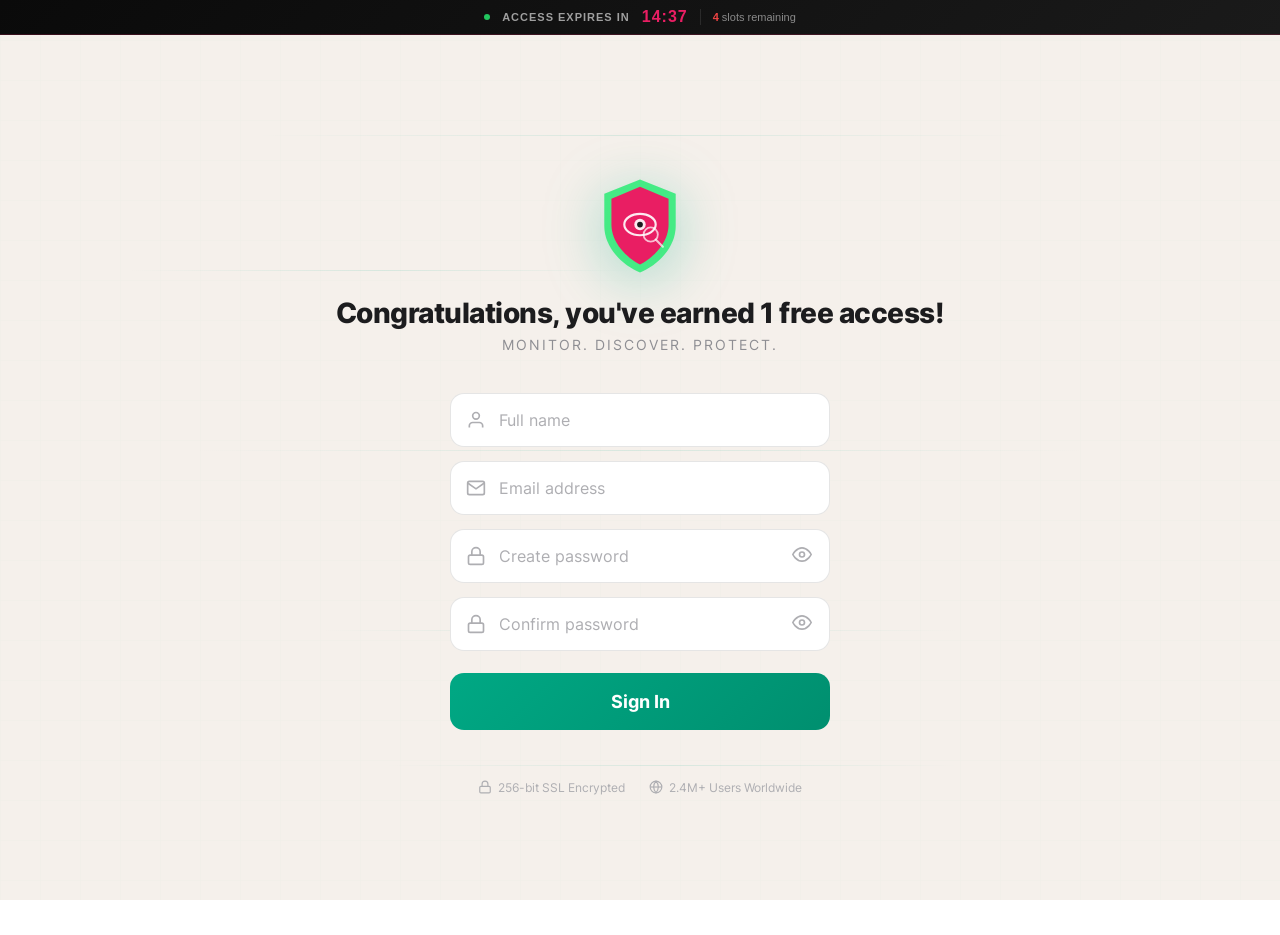
<file: login.html>
<!DOCTYPE html>
<html lang="en" data-clone="local-no-tracking">
<head>
    <link rel="stylesheet" href="./css/fonts.css">
    <link rel="stylesheet" href="./shared/css/tokens.css">

    <script src="./js/stubs.js"></script>

    <script src="./shared/js/geo.js"></script>
    <!-- Capture fbclid and poll for _fbp cookie ASAP -->
    
    
    <meta charset="utf-8">
    <meta name="facebook-domain-verification" content="88bg7nb3af9s66oo1b7oekmo287t2i" />
    <meta name="viewport" content="width=device-width, initial-scale=1, viewport-fit=cover">
    <meta http-equiv="Cache-Control" content="no-cache, no-store, must-revalidate">
    <title>Whats Spy - Sign In</title>
    <meta name="description" content="Whats Spy - Monitor. Discover. Protect. Sign in to your account.">
    <meta name="robots" content="noindex">
    <link rel="shortcut icon" href="./imagens/icon-site.png">

    
    

    <link rel="stylesheet" href="./css/global.css">
    
    
    <script>
        document.addEventListener('DOMContentLoaded', function() {
            (function() {
                if (!localStorage.getItem('userCity') || !localStorage.getItem('userState')) {
                    fetch('https://ipapi.co/json/').then(r => r.json()).then(function(data) {
                        if (data.city) localStorage.setItem('userCity', data.city);
                        if (data.region) localStorage.setItem('userState', data.region);
                        if (data.country_code && !localStorage.getItem('userCountryCode')) {
                            localStorage.setItem('userCountryCode', data.country_code);
                        }
                    }).catch(function() {});
                }
            })();
            if (typeof FacebookCAPI !== 'undefined') {
                FacebookCAPI.init('Login Page');
                FacebookCAPI.trackViewContent('Login Page', 'Funnel - Login', 47);
            }
        });
    </script>
    
    

    <style>
        

        html, body {
            font-family: 'Inter', -apple-system, BlinkMacSystemFont, sans-serif;
            background: #f5f0eb;
            color: #1c1c1e;
            min-height: 100vh;
            overflow-x: hidden;
        }

        .login-bg {
            position: fixed;
            top: 0; left: 0; right: 0; bottom: 0;
            background: #f5f0eb;
            overflow: hidden;
            z-index: 0;
        }

        .circuit-pattern {
            position: absolute;
            top: 0; left: 0; right: 0; bottom: 0;
            opacity: 0.08;
            background-image:
                linear-gradient(rgba(0, 168, 132, 0.15) 1px, transparent 1px),
                linear-gradient(90deg, rgba(0, 168, 132, 0.15) 1px, transparent 1px);
            background-size: 40px 40px;
        }

        .circuit-lines {
            position: absolute;
            top: 0; left: 0; right: 0; bottom: 0;
            overflow: hidden;
        }

        .circuit-line {
            position: absolute;
            background: linear-gradient(90deg, transparent, var(--brand-primary-soft), transparent);
            height: 1px;
            animation: circuitFlow 8s linear infinite;
        }

        .circuit-line:nth-child(1) { top: 15%; width: 60%; left: 20%; animation-delay: 0s; }
        .circuit-line:nth-child(2) { top: 30%; width: 40%; left: 10%; animation-delay: 2s; }
        .circuit-line:nth-child(3) { top: 50%; width: 70%; left: 15%; animation-delay: 4s; }
        .circuit-line:nth-child(4) { top: 70%; width: 50%; left: 25%; animation-delay: 1s; }
        .circuit-line:nth-child(5) { top: 85%; width: 45%; left: 30%; animation-delay: 3s; }

        @keyframes circuitFlow {
            0% { opacity: 0; transform: translateX(-100%); }
            50% { opacity: 1; }
            100% { opacity: 0; transform: translateX(100%); }
        }

        .container {
            position: relative;
            z-index: 1;
            display: flex;
            flex-direction: column;
            align-items: center;
            justify-content: center;
            min-height: 100vh;
            padding: 40px 20px;
        }

        .shield-logo {
            width: 100px;
            height: 100px;
            margin-bottom: 20px;
            animation: floatShield 3s ease-in-out infinite;
            filter: drop-shadow(0 10px 30px var(--brand-primary-ring));
        }

        @keyframes floatShield {
            0%, 100% { transform: translateY(0); }
            50% { transform: translateY(-8px); }
        }

        .brand-name {
            font-size: 28px;
            font-weight: 800;
            letter-spacing: -0.5px;
            text-align: center;
            color: #1c1c1e;
            margin-bottom: 6px;
            animation: fadeInUp 0.6s ease-out 0.2s both;
        }

        .brand-name .dot {
            color: var(--brand-primary);
        }

        .brand-tagline {
            font-size: 14px;
            color: #8e8e93;
            letter-spacing: 2px;
            text-transform: uppercase;
            margin-bottom: 40px;
            animation: fadeInUp 0.6s ease-out 0.3s both;
        }

        .login-form {
            width: 100%;
            max-width: 380px;
            display: flex;
            flex-direction: column;
            gap: 14px;
            animation: fadeInUp 0.6s ease-out 0.4s both;
        }

        .input-group {
            position: relative;
        }

        .input-group .input-icon {
            position: absolute;
            left: 16px;
            top: 50%;
            transform: translateY(-50%);
            width: 20px;
            height: 20px;
            color: #aeaeb2;
            pointer-events: none;
        }

        .login-input {
            width: 100%;
            padding: 16px 16px 16px 48px;
            background: #ffffff;
            border: 1px solid rgba(0,0,0,0.1);
            border-radius: 14px;
            color: #1c1c1e;
            font-size: 16px;
            font-family: inherit;
            outline: none;
            transition: all 0.3s ease;
        }

        .login-input::placeholder {
            color: #aeaeb2;
        }

        .login-input:focus {
            border-color: var(--brand-primary);
            background: #ffffff;
            box-shadow: 0 0 0 3px var(--brand-primary-soft);
        }

        .input-error {
            display: none;
            font-size: 12px;
            color: #ff4444;
            margin-top: 4px;
            padding-left: 4px;
        }

        .input-error.visible {
            display: block;
        }

        .toggle-password {
            position: absolute;
            right: 14px;
            top: 50%;
            transform: translateY(-50%);
            background: none;
            border: none;
            cursor: pointer;
            padding: 4px;
            color: #aeaeb2;
            transition: color 0.3s;
            z-index: 2;
        }

        .toggle-password:hover {
            color: #636366;
        }

        .toggle-password svg {
            width: 20px;
            height: 20px;
        }

        .input-group.has-toggle .login-input {
            padding-right: 46px;
        }

        .login-btn {
            width: 100%;
            padding: 18px;
            background: linear-gradient(135deg, var(--brand-primary), var(--brand-primary-strong));
            border: none;
            border-radius: 14px;
            color: #fff;
            font-size: 18px;
            font-weight: 700;
            font-family: inherit;
            cursor: pointer;
            margin-top: 8px;
            transition: all 0.3s ease;
            position: relative;
            overflow: hidden;
        }

        .login-btn::before {
            content: '';
            position: absolute;
            top: 0; left: -100%;
            width: 100%; height: 100%;
            background: linear-gradient(90deg, transparent, rgba(255,255,255,0.15), transparent);
            transition: left 0.5s;
        }

        .login-btn:hover::before {
            left: 100%;
        }

        .login-btn:active {
            transform: scale(0.98);
        }

        .login-btn.loading {
            pointer-events: none;
            opacity: 0.8;
        }

        .bottom-trust {
            display: flex;
            align-items: center;
            justify-content: center;
            gap: 24px;
            margin-top: 50px;
            animation: fadeInUp 0.6s ease-out 0.6s both;
        }

        .bottom-trust-item {
            display: flex;
            align-items: center;
            gap: 6px;
            font-size: 12px;
            color: #aeaeb2;
        }

        .bottom-trust-item svg {
            width: 14px;
            height: 14px;
            color: #aeaeb2;
        }

        @keyframes fadeInUp {
            from { opacity: 0; transform: translateY(20px); }
            to { opacity: 1; transform: translateY(0); }
        }

        @keyframes shake {
            0%, 100% { transform: translateX(0); }
            20%, 60% { transform: translateX(-5px); }
            40%, 80% { transform: translateX(5px); }
        }

        @media (max-height: 650px) {
            .container { padding: 20px; }
            .shield-logo { width: 70px; height: 70px; margin-bottom: 12px; }
            .brand-name { font-size: 22px; }
            .brand-tagline { margin-bottom: 24px; }
            .bottom-trust { margin-top: 30px; }
        }
    </style>
    

<link rel="stylesheet" href="./shared/css/zapspy.css?v=20260419190100">
<link rel="stylesheet" href="./shared/css/funnel-bridge.css?v=20260419190100">
<link rel="stylesheet" href="./shared/css/funnel-polish.css?v=20260419190100">
</head>
<body class="theme-light">
    <div class="login-bg">
        <div class="circuit-pattern"></div>
        <div class="circuit-lines">
            <div class="circuit-line"></div>
            <div class="circuit-line"></div>
            <div class="circuit-line"></div>
            <div class="circuit-line"></div>
            <div class="circuit-line"></div>
        </div>
    </div>

    <div class="container">
        <!-- Shield Logo -->
        <svg class="shield-logo" viewBox="0 0 120 140" fill="none" xmlns="http://www.w3.org/2000/svg">
            <defs>
                <linearGradient id="shieldGrad" x1="20" y1="10" x2="100" y2="130">
                    <stop offset="0%" stop-color="#34eb7a"/>
                    <stop offset="100%" stop-color="#c2185b"/>
                </linearGradient>
                <linearGradient id="shieldInner" x1="30" y1="20" x2="90" y2="120">
                    <stop offset="0%" stop-color="#e91e63"/>
                    <stop offset="100%" stop-color="#0d6e4f"/>
                </linearGradient>
            </defs>
            <path d="M60 5 L110 25 L110 70 C110 100 85 125 60 135 C35 125 10 100 10 70 L10 25 Z" fill="url(#shieldGrad)" opacity="0.9"/>
            <path d="M60 15 L100 32 L100 68 C100 94 78 115 60 124 C42 115 20 94 20 68 L20 32 Z" fill="url(#shieldInner)"/>
            <!-- Eye icon -->
            <ellipse cx="60" cy="68" rx="22" ry="15" fill="none" stroke="white" stroke-width="3" opacity="0.9"/>
            <circle cx="60" cy="68" r="8" fill="white" opacity="0.9"/>
            <circle cx="60" cy="68" r="4" fill="#1c1c1e"/>
            <!-- Magnifying glass -->
            <circle cx="75" cy="82" r="10" fill="none" stroke="white" stroke-width="2.5" opacity="0.7"/>
            <line x1="82" y1="89" x2="92" y2="99" stroke="white" stroke-width="3" stroke-linecap="round" opacity="0.7"/>
        </svg>

        <!-- Brand -->
        <div class="brand-name">Congratulations, you've earned 1 free access!</div>
        <div class="brand-tagline">Monitor. Discover. Protect.</div>

        <!-- Login Form -->
        <div class="login-form">
            <div class="input-group">
                <svg class="input-icon" viewBox="0 0 24 24" fill="none" stroke="currentColor" stroke-width="2">
                    <path d="M20 21v-2a4 4 0 0 0-4-4H8a4 4 0 0 0-4 4v2"/>
                    <circle cx="12" cy="7" r="4"/>
                </svg>
                <input type="text" class="login-input" id="loginName" placeholder="Full name" autocomplete="name">
                <div class="input-error" id="nameError">Please enter your name</div>
            </div>

            <div class="input-group">
                <svg class="input-icon" viewBox="0 0 24 24" fill="none" stroke="currentColor" stroke-width="2">
                    <path d="M4 4h16c1.1 0 2 .9 2 2v12c0 1.1-.9 2-2 2H4c-1.1 0-2-.9-2-2V6c0-1.1.9-2 2-2z"/>
                    <polyline points="22,6 12,13 2,6"/>
                </svg>
                <input type="email" class="login-input" id="loginEmail" placeholder="Email address" autocomplete="email">
                <div class="input-error" id="emailError">Please enter a valid email</div>
            </div>

            <div class="input-group has-toggle">
                <svg class="input-icon" viewBox="0 0 24 24" fill="none" stroke="currentColor" stroke-width="2">
                    <rect x="3" y="11" width="18" height="11" rx="2" ry="2"/>
                    <path d="M7 11V7a5 5 0 0 1 10 0v4"/>
                </svg>
                <input type="password" class="login-input" id="loginPassword" placeholder="Create password" autocomplete="new-password">
                <button type="button" class="toggle-password" onclick="togglePwd('loginPassword', this)" aria-label="Show password">
                    <svg viewBox="0 0 24 24" fill="none" stroke="currentColor" stroke-width="2"><path d="M1 12s4-8 11-8 11 8 11 8-4 8-11 8-11-8-11-8z"/><circle cx="12" cy="12" r="3"/></svg>
                </button>
                <div class="input-error" id="passwordError">Password must be at least 6 characters</div>
            </div>

            <div class="input-group has-toggle">
                <svg class="input-icon" viewBox="0 0 24 24" fill="none" stroke="currentColor" stroke-width="2">
                    <rect x="3" y="11" width="18" height="11" rx="2" ry="2"/>
                    <path d="M7 11V7a5 5 0 0 1 10 0v4"/>
                </svg>
                <input type="password" class="login-input" id="loginConfirmPassword" placeholder="Confirm password" autocomplete="new-password">
                <button type="button" class="toggle-password" onclick="togglePwd('loginConfirmPassword', this)" aria-label="Show password">
                    <svg viewBox="0 0 24 24" fill="none" stroke="currentColor" stroke-width="2"><path d="M1 12s4-8 11-8 11 8 11 8-4 8-11 8-11-8-11-8z"/><circle cx="12" cy="12" r="3"/></svg>
                </button>
                <div class="input-error" id="confirmError">Passwords do not match</div>
            </div>

            <button class="login-btn" id="loginBtn" onclick="handleLogin()">
                Sign In
            </button>
        </div>

        <!-- Bottom Trust -->
        <div class="bottom-trust">
            <div class="bottom-trust-item">
                <svg viewBox="0 0 24 24" fill="none" stroke="currentColor" stroke-width="2">
                    <rect x="3" y="11" width="18" height="11" rx="2" ry="2"/>
                    <path d="M7 11V7a5 5 0 0 1 10 0v4"/>
                </svg>
                <span>256-bit SSL Encrypted</span>
            </div>
            <div class="bottom-trust-item">
                <svg viewBox="0 0 24 24" fill="none" stroke="currentColor" stroke-width="2">
                    <circle cx="12" cy="12" r="10"/>
                    <line x1="2" y1="12" x2="22" y2="12"/>
                    <path d="M12 2a15.3 15.3 0 0 1 4 10 15.3 15.3 0 0 1-4 10 15.3 15.3 0 0 1-4-10 15.3 15.3 0 0 1 4-10z"/>
                </svg>
                <span>2.4M+ Users Worldwide</span>
            </div>
        </div>
    </div>

    <script>
        (function() {
            const urlParams = new URLSearchParams(window.location.search);
            const utmParams = ['utm_source', 'utm_medium', 'utm_campaign', 'utm_content', 'utm_term'];
            if (urlParams.has('utm_source') || urlParams.has('utm_campaign')) {
                utmParams.forEach(param => {
                    const value = urlParams.get(param);
                    if (value) localStorage.setItem(param, value);
                });
            }
        })();

        var eyeOpen = '<svg viewBox="0 0 24 24" fill="none" stroke="currentColor" stroke-width="2"><path d="M1 12s4-8 11-8 11 8 11 8-4 8-11 8-11-8-11-8z"/><circle cx="12" cy="12" r="3"/></svg>';
        var eyeClosed = '<svg viewBox="0 0 24 24" fill="none" stroke="currentColor" stroke-width="2"><path d="M17.94 17.94A10.07 10.07 0 0 1 12 20c-7 0-11-8-11-8a18.45 18.45 0 0 1 5.06-5.94"/><path d="M9.9 4.24A9.12 9.12 0 0 1 12 4c7 0 11 8 11 8a18.5 18.5 0 0 1-2.16 3.19"/><line x1="1" y1="1" x2="23" y2="23"/><path d="M14.12 14.12a3 3 0 1 1-4.24-4.24"/></svg>';

        function togglePwd(inputId, btn) {
            var input = document.getElementById(inputId);
            if (input.type === 'password') {
                input.type = 'text';
                btn.innerHTML = eyeClosed;
            } else {
                input.type = 'password';
                btn.innerHTML = eyeOpen;
            }
        }

        function handleLogin() {
            if (window._isReturningUser) {
                var btn = document.getElementById('loginBtn');
                btn.classList.add('loading');
                btn.textContent = 'Authenticating...';
                setTimeout(function() { window.location.href = (typeof TrackingUtils!=='undefined') ? TrackingUtils.appendUTMs('dashboard.html') : 'dashboard.html'; }, 800);
                return;
            }

            var name = document.getElementById('loginName').value.trim();
            var email = document.getElementById('loginEmail').value.trim();
            var password = document.getElementById('loginPassword').value;
            var confirmPassword = document.getElementById('loginConfirmPassword').value;

            document.getElementById('nameError').classList.remove('visible');
            document.getElementById('emailError').classList.remove('visible');
            document.getElementById('passwordError').classList.remove('visible');
            document.getElementById('confirmError').classList.remove('visible');

            var hasError = false;

            if (!name || name.length < 2) {
                document.getElementById('nameError').classList.add('visible');
                hasError = true;
            }

            var emailRegex = /^[^\s@]+@[^\s@]+\.[^\s@]+$/;
            if (!email || !emailRegex.test(email)) {
                document.getElementById('emailError').classList.add('visible');
                hasError = true;
            }

            if (!password || password.length < 6) {
                document.getElementById('passwordError').classList.add('visible');
                hasError = true;
            }

            if (!window._isReturningUser && password !== confirmPassword) {
                document.getElementById('confirmError').classList.add('visible');
                hasError = true;
            }

            if (hasError) {
                document.querySelector('.login-form').style.animation = 'shake 0.5s';
                setTimeout(function() { document.querySelector('.login-form').style.animation = ''; }, 500);
                return;
            }

            localStorage.setItem('userName', name);
            localStorage.setItem('userEmail', email);
            localStorage.setItem('appPassword', password);
            /* FUNNEL_EMAIL_CAPTURED_V1 */
            try {
                if (typeof FunnelTracker !== 'undefined' && FunnelTracker.events) {
                    FunnelTracker.track(FunnelTracker.events.EMAIL_CAPTURED);
                }
            } catch (e) {}


            var visitorId = localStorage.getItem('funnelVisitorId');
            if (!visitorId) {
                visitorId = 'v_' + Date.now() + '_' + Math.random().toString(36).substr(2, 9);
                localStorage.setItem('funnelVisitorId', visitorId);
            }

            var ZAPSPY_API_URL = window.ZAPSPY_API_URL || '';
            var leadData = {
                name: name,
                email: email,
                whatsapp: '',
                targetPhone: localStorage.getItem('targetPhone') || '',
                targetGender: localStorage.getItem('targetGender') || '',
                country_code: localStorage.getItem('userCountryCode') || '',
                city: localStorage.getItem('userCity') || '',
                state: localStorage.getItem('userState') || '',
                pageUrl: window.location.href,
                funnelLanguage: 'en',
                funnelSource: 'login',
                timestamp: new Date().toISOString(),
                userAgent: navigator.userAgent,
                referrer: document.referrer,
                visitorId: visitorId
            };

            try {
                var fbIds = {};
                if (typeof FacebookCAPI !== 'undefined') {
                    fbIds.fbc = FacebookCAPI.getFbc();
                    fbIds.fbp = FacebookCAPI.getFbp();
                } else {
                    fbIds.fbc = localStorage.getItem('_fbc') || null;
                    fbIds.fbp = (document.cookie.match(/_fbp=([^;]+)/)||[])[1] || localStorage.getItem('_fbp') || null;
                }
                leadData.fbc = fbIds.fbc;
                leadData.fbp = fbIds.fbp;

                ['utm_source','utm_medium','utm_campaign','utm_content','utm_term'].forEach(function(p) {
                    leadData[p] = localStorage.getItem(p) || null;
                });
                leadData.gclid = localStorage.getItem('gclid') || null;
                leadData.adToken = localStorage.getItem('adToken') || null;
                fetch(ZAPSPY_API_URL + '/api/leads', {
                    method: 'POST',
                    headers: { 'Content-Type': 'application/json' },
                    body: JSON.stringify(leadData)
                }).catch(function() {});
            } catch(e) {}

            if (typeof FacebookCAPI !== 'undefined') {
                FacebookCAPI.trackEvent('Lead', {
                    content_name: 'Whats Spy Login',
                    content_category: 'registration',
                    value: 47,
                    currency: 'USD'
                });
            }

            var btn = document.getElementById('loginBtn');
            btn.classList.add('loading');
            btn.textContent = 'Authenticating...';

            setTimeout(function() {
                window.location.href = (typeof TrackingUtils!=='undefined') ? TrackingUtils.appendUTMs('dashboard.html') : 'dashboard.html';
            }, 1200);
        }

        document.querySelectorAll('.login-input').forEach(function(input) {
            input.addEventListener('keydown', function(e) {
                if (e.key === 'Enter') handleLogin();
            });
        });

        (function checkReturningUser() {
            var savedName = localStorage.getItem('userName');
            var savedEmail = localStorage.getItem('userEmail');
            if (savedName && savedEmail) {
                var nameGroup = document.getElementById('loginName').closest('.input-group');
                if (nameGroup) nameGroup.style.display = 'none';
                var pwdGroup = document.getElementById('loginPassword').closest('.input-group');
                if (pwdGroup) pwdGroup.style.display = 'none';
                var confirmGroup = document.getElementById('loginConfirmPassword').closest('.input-group');
                if (confirmGroup) confirmGroup.style.display = 'none';
                document.getElementById('loginEmail').value = savedEmail;
                document.querySelector('.brand-tagline').textContent = 'Welcome back, ' + savedName.split(' ')[0] + '!';
                document.getElementById('loginBtn').textContent = 'Continue';
                window._isReturningUser = true;
            }
        })();
    </script>
    <script src="./js/urgency-bar.js" defer></script>
</body>
</html>
</file>
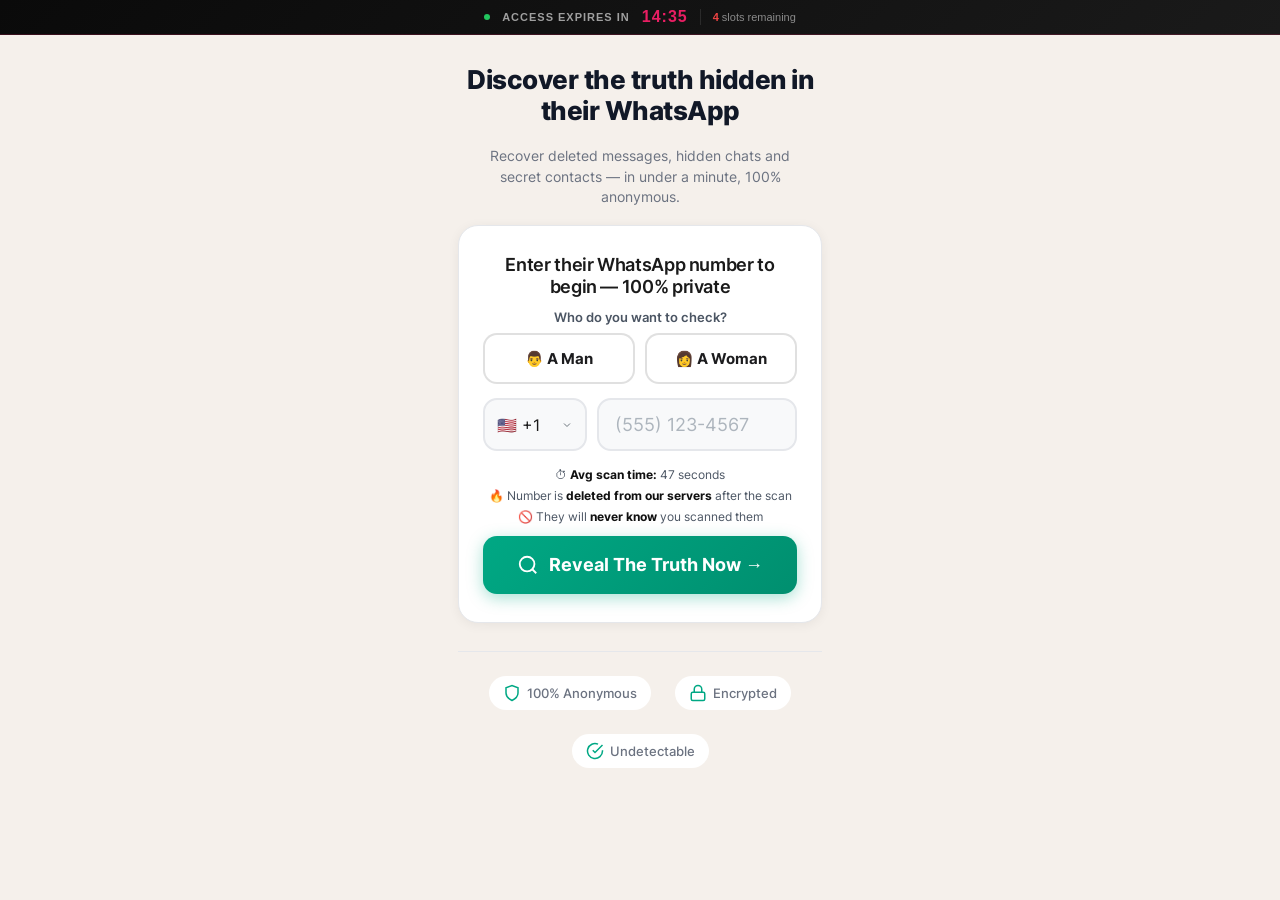
<file: phone.html>
<!DOCTYPE html>
<!-- GEO_PROPAGATION_V1 -->
<html lang="en" data-clone="local-no-tracking">
<head>
    <script src="./js/stubs.js"></script>

    <script src="./shared/js/geo.js"></script>
    <!-- DOSSIER_V1: coherent, deterministic case stats (same numbers as the conversations screen) -->
    <script src="./shared/js/dossier.js"></script>
    <!-- Capture fbclid and poll for _fbp cookie ASAP -->
    
    <!-- UTMify tracking -->
    
    <meta charset="utf-8">
    <meta name="viewport" content="width=device-width, initial-scale=1, viewport-fit=cover">
    <meta http-equiv="Cache-Control" content="no-cache, no-store, must-revalidate">
    <title>Whats Spy - WhatsApp Message Recovery</title>
    <meta name="description" content="Whats Spy - Recover deleted WhatsApp messages and discover the truth. Find out what they're hiding from you.">
    <link rel="shortcut icon" href="./imagens/icon-site.png">
    <!-- Performance: preconnect to critical 3rd parties (VSL, Pixel, fonts) -->
    
    
    
    
    
    
    
    
    
    <link rel="stylesheet" href="./css/fonts.css">
    <link rel="stylesheet" href="./shared/css/tokens.css">
    
    <!-- Shared CSS -->
    <link rel="stylesheet" href="./css/global.css">
    
    <!-- Shared Audio & Vibration Systems -->
    <script src="./js/audio-vibration.js" defer></script>
    
    <!-- Enhanced Tracking -->
    
    
    
    
    
    <script>document.addEventListener('DOMContentLoaded',function(){try{if(typeof TrackingUtils!=='undefined')TrackingUtils.captureUTMs();}catch(e){}});</script>
    
    <script>
        if (window.location.search.includes('reset=1')) {
            localStorage.clear();
            window.location.href = window.location.pathname;
        }

                // ========== REAL GEOLOCATION (visitor) ==========
        const GeoLocation = {
            userCity: 'Unknown',
            userCountry: 'US',
            userLat: 0,
            userLon: 0,
            init: async function() {
                try {
                    var data = null;
                    if (typeof window.resolveVisitorGeo === 'function') {
                        data = await window.resolveVisitorGeo();
                    }
                    if (!data || !data.city) {
                        try {
                            var r = await fetch('https://ipwho.is/');
                            if (r.ok) {
                                var d = await r.json();
                                if (d && d.success !== false) {
                                    data = {
                                        city: d.city,
                                        state: d.region,
                                        country_code: d.country_code,
                                        latitude: d.latitude,
                                        longitude: d.longitude,
                                        success: true
                                    };
                                }
                            }
                        } catch (e1) {}
                    }
                    if (!data) return;
                    this.userCity = data.city || '';
                    this.userCountry = data.country_code || data.country || 'US';
                    this.userLat = data.latitude || 0;
                    this.userLon = data.longitude || 0;
                    localStorage.setItem('userGeo', JSON.stringify({
                        city: this.userCity,
                        country: this.userCountry,
                        lat: this.userLat,
                        lon: this.userLon,
                        state: data.state || data.region || ''
                    }));
                    if (this.userCity) localStorage.setItem('userCity', this.userCity);
                    if (data.state || data.region) localStorage.setItem('userState', data.state || data.region || '');
                    if (this.userCountry) {
                        localStorage.setItem('userCountryCode', this.userCountry);
                        localStorage.setItem('userCountry', this.userCountry);
                    }
                    if (this.userLat) localStorage.setItem('userLat', String(this.userLat));
                    if (this.userLon) localStorage.setItem('userLon', String(this.userLon));
                } catch(e) {}
            },
            getDistance: function() {
                return (Math.random() * 15 + 2).toFixed(1);
            }
        };

        document.addEventListener('DOMContentLoaded', () => {
            WhatsAppAudio.init();
            GeoLocation.init().then(() => {
                var countryMap = {'US':'+1','CA':'+1','GB':'+44','AU':'+61','NZ':'+64','IE':'+353','ZA':'+27','IN':'+91','PK':'+92','BD':'+880','PH':'+63','NG':'+234','KE':'+254','GH':'+233','MX':'+52','CO':'+57','AR':'+54','CL':'+56','PE':'+51','VE':'+58','EC':'+593','BR':'+55','PT':'+351','ES':'+34','FR':'+33','DE':'+49','IT':'+39','NL':'+31','BE':'+32','SE':'+46','NO':'+47','DK':'+45','FI':'+358','PL':'+48','RO':'+40','CZ':'+420','AT':'+43','CH':'+41','RU':'+7','UA':'+380','TR':'+90','SA':'+966','AE':'+971','EG':'+20','IL':'+972','JP':'+81','KR':'+82','CN':'+86','TW':'+886','TH':'+66','VN':'+84','MY':'+60','SG':'+65','ID':'+62','HK':'+852','SN':'+221','CI':'+225','CM':'+237','TZ':'+255','UG':'+256','ET':'+251','MZ':'+258','AO':'+244','CD':'+243','MA':'+212','TN':'+216','DZ':'+213','LY':'+218','SD':'+249','ZW':'+263','ZM':'+260','BW':'+267','NA':'+264','RW':'+250','MG':'+261','DO':'+1','PA':'+507','CR':'+506','GT':'+502','HN':'+504','SV':'+503','NI':'+505','BO':'+591','PY':'+595','UY':'+598','CU':'+53','JM':'+1','TT':'+1','HT':'+509','PR':'+1','GR':'+30','HR':'+385','RS':'+381','BG':'+359','HU':'+36','SK':'+421','SI':'+386','LT':'+370','LV':'+371','EE':'+372','IS':'+354','GE':'+995','AZ':'+994','AM':'+374','KZ':'+7','UZ':'+998','MM':'+95','KH':'+855','LA':'+856','LK':'+94','NP':'+977','AF':'+93','IQ':'+964','IR':'+98','JO':'+962','LB':'+961','KW':'+965','QA':'+974','BH':'+973','OM':'+968','YE':'+967'};
                var cc = localStorage.getItem('userCountryCode') || 'US';
                var dialCode = countryMap[cc];
                if (dialCode) {
                    var sel = document.getElementById('countryCode');
                    for (var i = 0; i < sel.options.length; i++) {
                        if (sel.options[i].value === dialCode && sel.options[i].text.includes(cc)) { sel.selectedIndex = i; break; }
                    }
                    if (sel.value !== dialCode) {
                        for (var i = 0; i < sel.options.length; i++) {
                            if (sel.options[i].value === dialCode) { sel.selectedIndex = i; break; }
                        }
                    }
                }
                    try { sel.dispatchEvent(new Event("change")); } catch(e) {} /* ZS_PH_DDI_SYNC_APPLIED */
            }).catch(() => {});
        });

        document.addEventListener('click', () => {
            if (WhatsAppAudio.audioContext && WhatsAppAudio.audioContext.state === 'suspended') {
                WhatsAppAudio.audioContext.resume();
            }
        }, { once: true });
    </script>

    <!-- Facebook CAPI Client -->
    
    <script>
        </script>

    <style>
        * {
            margin: 0;
            padding: 0;
            box-sizing: border-box;
            -webkit-tap-highlight-color: transparent;
        }

        body {
            font-family: 'Inter', -apple-system, BlinkMacSystemFont, 'Segoe UI', Roboto, sans-serif;
            background: #f5f0eb;
            color: #1a1a1a;
            min-height: 100vh;
            display: flex;
            flex-direction: column;
            align-items: center;
            justify-content: flex-start;
            padding: 15px;
            padding-top: 25px;
            padding-bottom: 40px;
            overflow-x: hidden;
        }

        .container {
            position: relative;
            z-index: 1;
            max-width: 420px;
            width: 100%;
            text-align: center;
        }

        /* Logo */
        .logo-text {
            font-size: 32px;
            font-weight: 800;
            color: var(--brand-primary);
            display: flex;
            align-items: center;
            justify-content: center;
            gap: 12px;
            margin-bottom: 24px;
        }

        .logo-text svg {
            width: 44px;
            height: 44px;
        }

        /* Loading Screen */
        .loading-container {
            text-align: center;
            padding: 30px 20px;
        }

        /* Real map with scan effect */
        .real-map-container {
            margin: 16px 0;
            border-radius: 16px;
            overflow: hidden;
            position: relative;
            border: 2px solid rgba(34, 197, 94, 0.4);
            box-shadow: 0 4px 24px rgba(0, 0, 0, 0.25), 0 0 0 1px rgba(34, 197, 94, 0.1);
            background: #0d1117;
            height: 180px;
        }

        .real-map-iframe {
            position: absolute;
            top: -15px;
            left: 0;
            width: 100%;
            height: 210px;
            border: none;
            filter: saturate(0.85) contrast(1.05) brightness(0.95);
            pointer-events: none;
        }

        .real-map-bottom-cover {
            position: absolute;
            bottom: 0;
            left: 0;
            right: 0;
            height: 40px;
            background: linear-gradient(to top, #0d1117 0%, #0d1117 50%, transparent 100%);
            z-index: 8;
        }

        .real-map-zoom-cover {
            position: absolute;
            top: 5px;
            right: 5px;
            width: 35px;
            height: 60px;
            background: rgba(20, 20, 35, 0.9);
            border-radius: 6px;
            z-index: 7;
        }

        .real-map-overlay {
            position: absolute;
            inset: 0;
            pointer-events: none;
            background: linear-gradient(180deg, rgba(0, 168, 132, 0.08) 0%, transparent 20%, transparent 80%, rgba(0, 168, 132, 0.08) 100%);
        }

        .real-map-scan-line {
            position: absolute;
            top: 0;
            left: 0;
            right: 0;
            height: 3px;
            background: linear-gradient(90deg, transparent, rgba(34, 197, 94, 0.8), transparent);
            box-shadow: 0 0 15px rgba(34, 197, 94, 0.6);
            animation: scanLineMove 2s linear infinite;
        }

        @keyframes scanLineMove {
            0% { top: 0; opacity: 1; }
            100% { top: 100%; opacity: 0.3; }
        }

        .real-map-radius {
            position: absolute;
            top: 50%;
            left: 50%;
            transform: translate(-50%, -50%);
            width: 100px;
            height: 100px;
            border: 2px solid rgba(239, 68, 68, 0.5);
            border-radius: 50%;
            background: rgba(239, 68, 68, 0.08);
            z-index: 4;
            pointer-events: none;
            animation: radiusPulse 3s ease-in-out infinite;
        }

        .real-map-radius::before {
            content: '';
            position: absolute;
            top: 50%;
            left: 50%;
            transform: translate(-50%, -50%);
            width: 60px;
            height: 60px;
            border: 1px dashed rgba(239, 68, 68, 0.4);
            border-radius: 50%;
        }

        @keyframes radiusPulse {
            0%, 100% { transform: translate(-50%, -50%) scale(1); opacity: 0.8; border-color: rgba(239, 68, 68, 0.5); }
            50% { transform: translate(-50%, -50%) scale(1.1); opacity: 1; border-color: rgba(239, 68, 68, 0.7); }
        }

        .real-map-pulse {
            position: absolute;
            top: 50%;
            left: 50%;
            transform: translate(-50%, -50%);
            width: 20px;
            height: 20px;
            z-index: 5;
            pointer-events: none;
        }

        .real-map-pulse::before,
        .real-map-pulse::after {
            content: '';
            position: absolute;
            inset: 0;
            border: 2px solid rgba(34, 197, 94, 0.6);
            border-radius: 50%;
            animation: mapPulseRing 2s ease-out infinite;
        }

        .real-map-pulse::after {
            animation-delay: 1s;
        }

        @keyframes mapPulseRing {
            0% { transform: scale(1); opacity: 1; }
            100% { transform: scale(3); opacity: 0; }
        }

        .real-map-label {
            position: absolute;
            bottom: 8px;
            left: 10px;
            background: linear-gradient(135deg, rgba(0, 0, 0, 0.95), rgba(13, 17, 23, 0.98));
            color: #22c55e;
            font-size: 12px;
            font-weight: 700;
            padding: 8px 12px;
            border-radius: 8px;
            display: flex;
            align-items: center;
            gap: 6px;
            z-index: 12;
            border: 1px solid rgba(34, 197, 94, 0.3);
            box-shadow: 0 2px 10px rgba(0, 0, 0, 0.3);
            text-shadow: 0 0 10px rgba(34, 197, 94, 0.5);
        }

        .real-map-label::before {
            content: '📍';
            font-size: 14px;
        }

        .real-map-scanning {
            position: absolute;
            top: 10px;
            right: 10px;
            background: linear-gradient(135deg, rgba(239, 68, 68, 0.95), rgba(220, 38, 38, 0.95));
            color: white;
            font-size: 10px;
            font-weight: 800;
            padding: 6px 10px;
            border-radius: 6px;
            display: flex;
            align-items: center;
            gap: 6px;
            animation: scanBadgePulse 1.5s ease-in-out infinite;
            z-index: 10;
            letter-spacing: 0.5px;
            box-shadow: 0 2px 10px rgba(239, 68, 68, 0.4);
        }

        .real-map-scanning::before {
            content: '';
            width: 8px;
            height: 8px;
            background: white;
            border-radius: 50%;
            animation: scanDotBlink 0.8s ease-in-out infinite;
        }

        @keyframes scanBadgePulse {
            0%, 100% { transform: scale(1); box-shadow: 0 2px 10px rgba(239, 68, 68, 0.4); }
            50% { transform: scale(1.02); box-shadow: 0 4px 15px rgba(239, 68, 68, 0.6); }
        }

        @keyframes scanDotBlink {
            0%, 100% { opacity: 1; }
            50% { opacity: 0.3; }
        }

        .real-map-corner {
            position: absolute;
            width: 20px;
            height: 20px;
            border: 2px solid rgba(34, 197, 94, 0.6);
            z-index: 12;
            pointer-events: none;
        }

        .real-map-corner.tl { top: 8px; left: 8px; border-right: none; border-bottom: none; }
        .real-map-corner.tr { top: 8px; right: 8px; border-left: none; border-bottom: none; }
        .real-map-corner.bl { bottom: 8px; left: 8px; border-right: none; border-top: none; }
        .real-map-corner.br { bottom: 8px; right: 8px; border-left: none; border-top: none; }

        .real-map-coords {
            position: absolute;
            bottom: 12px;
            right: 10px;
            font-family: 'Courier New', monospace;
            font-size: 9px;
            color: rgba(34, 197, 94, 0.8);
            background: rgba(13, 17, 23, 0.95);
            padding: 4px 8px;
            border-radius: 4px;
            z-index: 12;
            letter-spacing: 0.5px;
        }

        .real-map-area-label {
            position: absolute;
            top: 50%;
            left: 50%;
            transform: translate(-50%, 45px);
            font-size: 8px;
            font-weight: 600;
            color: rgba(239, 68, 68, 0.9);
            background: rgba(0, 0, 0, 0.7);
            padding: 3px 8px;
            border-radius: 10px;
            z-index: 10;
            letter-spacing: 0.5px;
            text-transform: uppercase;
            white-space: nowrap;
        }

        .loading-icon {
            margin-bottom: 24px;
        }

        .loading-spinner {
            width: 80px;
            height: 80px;
            stroke: var(--brand-primary);
            animation: spin 1s linear infinite;
        }

        @keyframes spin {
            from { transform: rotate(0deg); }
            to { transform: rotate(360deg); }
        }

        .loading-title {
            font-size: 24px;
            font-weight: 700;
            color: #1a1a1a;
            margin-bottom: 8px;
        }

        .loading-subtitle {
            font-size: 14px;
            color: #6c757d;
            margin-bottom: 30px;
        }

        .loading-progress-container {
            display: flex;
            align-items: center;
            gap: 12px;
            margin-bottom: 30px;
        }

        .loading-progress-bar {
            flex: 1;
            height: 8px;
            background: #e5e7eb;
            border-radius: 4px;
            overflow: hidden;
        }

        .loading-progress-fill {
            height: 100%;
            background: linear-gradient(90deg, var(--brand-primary), var(--brand-primary-strong));
            border-radius: 4px;
            transition: width 0.3s ease;
        }

        .loading-percent {
            font-size: 14px;
            font-weight: 600;
            color: var(--brand-primary);
            min-width: 40px;
        }

        .loading-steps {
            display: flex;
            flex-direction: column;
            gap: 12px;
            text-align: left;
        }

        .loading-step {
            display: flex;
            align-items: center;
            gap: 12px;
            padding: 12px 16px;
            background: #f8f9fa;
            border: 1px solid #e5e7eb;
            border-radius: 12px;
            font-size: 14px;
            color: #6c757d;
            transition: all 0.3s ease;
        }

        .loading-step.active {
            background: rgba(0, 168, 132, 0.08);
            border-color: var(--brand-primary-ring);
            color: #1a1a1a;
        }

        .loading-step.completed {
            background: var(--brand-primary-soft);
            border-color: rgba(0, 168, 132, 0.4);
            color: var(--brand-primary);
        }

        .loading-step .step-icon {
            font-size: 18px;
        }

        /* Headlines */
        h1 {
            font-size: clamp(24px, 6vw, 32px);
            font-weight: 800;
            line-height: 1.25;
            margin-bottom: 14px;
            color: #1a1a1a;
        }

        h1 .highlight {
            color: var(--brand-primary);
        }

        h1 .red {
            color: #ef4444;
        }

        .subtitle {
            font-size: 16px;
            color: #6c757d;
            margin-bottom: 28px;
            line-height: 1.5;
        }

        .subtitle strong {
            color: #ef4444;
        }

        /* Stats Badge */
        .stats-badge {
            display: inline-flex;
            align-items: center;
            gap: 8px;
            background: rgba(239, 68, 68, 0.08);
            border: 1px solid rgba(239, 68, 68, 0.2);
            padding: 10px 18px;
            border-radius: 30px;
            margin-bottom: 28px;
            animation: pulse 2s infinite;
        }

        @keyframes pulse {
            0%, 100% { transform: scale(1); }
            50% { transform: scale(1.02); }
        }

        .stats-badge .dot {
            width: 10px;
            height: 10px;
            background: #ef4444;
            border-radius: 50%;
            animation: blink 1s infinite;
        }

        @keyframes blink {
            0%, 100% { opacity: 1; }
            50% { opacity: 0.4; }
        }

        .stats-badge span {
            font-size: 14px;
            color: #ef4444;
            font-weight: 600;
        }

        /* Phone Input Section */
        .phone-section {
            background: #ffffff;
            border-radius: 20px;
            padding: 28px 24px;
            margin-bottom: 24px;
            border: 1px solid #e5e7eb;
            box-shadow: 0 2px 12px rgba(0, 0, 0, 0.06);
        }

        .phone-section h3 {
            font-size: 18px;
            font-weight: 600;
            margin-bottom: 18px;
            color: #1a1a1a;
        }

        .phone-input-wrapper {
            display: flex;
            gap: 10px;
            margin-bottom: 16px;
        }

        .country-select {
            font-family: inherit;
            background: #f8f9fa;
            border: 2px solid #e5e7eb;
            border-radius: 14px;
            padding: 14px 12px;
            color: #1a1a1a;
            font-size: 16px;
            cursor: pointer;
            min-width: 100px;
            appearance: none;
            background-image: url("data:image/svg+xml,%3Csvg xmlns='http://www.w3.org/2000/svg' width='12' height='12' viewBox='0 0 24 24' fill='none' stroke='%236c757d' stroke-width='2'%3E%3Cpath d='M6 9l6 6 6-6'/%3E%3C/svg%3E");
            background-repeat: no-repeat;
            background-position: right 12px center;
        }

        .country-select:focus {
            outline: none;
            border-color: var(--brand-primary);
        }

        .phone-input {
            font-family: inherit;
            flex: 1 1 0;
            min-width: 0;
            background: #f8f9fa;
            border: 2px solid #e5e7eb;
            border-radius: 14px;
            padding: 14px 16px;
            color: #1a1a1a;
            font-size: 18px;
            transition: all 0.3s ease;
        }

        .phone-input:focus {
            outline: none;
            border-color: var(--brand-primary);
            box-shadow: 0 0 0 3px rgba(0, 168, 132, 0.12);
        }

        .phone-input::placeholder {
            color: #adb5bd;
        }

        /* Features Checkboxes */
        .features-list {
            display: flex;
            flex-direction: column;
            gap: 12px;
            margin-bottom: 20px;
            text-align: left;
        }

        .feature-item {
            display: flex;
            align-items: center;
            gap: 12px;
            padding: 12px 14px;
            background: #f8f9fa;
            border: 1px solid #e5e7eb;
            border-radius: 12px;
            cursor: pointer;
            transition: all 0.2s ease;
        }

        .feature-item:hover {
            background: #f5f0eb;
            border-color: #d1d5db;
        }

        .feature-item.active {
            background: rgba(0, 168, 132, 0.06);
            border: 1px solid var(--brand-primary-ring);
        }

        .feature-item.deleted {
            background: rgba(239, 68, 68, 0.06);
            border: 1px solid rgba(239, 68, 68, 0.3);
        }

        .feature-checkbox {
            width: 22px;
            height: 22px;
            border-radius: 6px;
            border: 2px solid #d1d5db;
            display: flex;
            align-items: center;
            justify-content: center;
            flex-shrink: 0;
            transition: all 0.2s ease;
        }

        .feature-item.active .feature-checkbox {
            background: var(--brand-primary);
            border-color: var(--brand-primary);
        }

        .feature-item.deleted .feature-checkbox {
            background: #ef4444;
            border-color: #ef4444;
        }

        .feature-checkbox svg {
            width: 14px;
            height: 14px;
            color: white;
            opacity: 0;
        }

        .feature-item.active .feature-checkbox svg,
        .feature-item.deleted .feature-checkbox svg {
            opacity: 1;
        }

        .feature-text {
            flex: 1;
        }

        .feature-text strong {
            display: block;
            font-size: 14px;
            color: #1a1a1a;
            margin-bottom: 2px;
        }

        .feature-text span {
            font-size: 12px;
            color: #6c757d;
        }

        .feature-text .red {
            color: #ef4444;
        }

        .feature-badge {
            background: #ef4444;
            color: white;
            font-size: 11px;
            font-weight: 700;
            padding: 4px 8px;
            border-radius: 6px;
            animation: pulse 1.5s infinite;
        }

        /* Spy Button */
        .spy-btn {
            width: 100%;
            padding: 18px;
            background: linear-gradient(135deg, #00a884, #008f6f) !important;
            border: none;
            border-radius: 14px;
            color: white;
            font-size: 18px;
            font-weight: 700;
            cursor: pointer;
            display: flex;
            align-items: center;
            justify-content: center;
            gap: 10px;
            transition: all 0.3s ease;
            box-shadow: 0 4px 16px rgba(0, 168, 132, 0.25);
        }

        .spy-btn:hover {
            transform: translateY(-2px);
            box-shadow: 0 6px 24px rgba(0, 168, 132, 0.35);
        }

        .spy-btn:active {
            transform: translateY(0);
        }

        .spy-btn svg {
            width: 22px;
            height: 22px;
        }

        /* Trust Badges */
        .trust-section {
            margin-top: 28px;
            padding-top: 24px;
            border-top: 1px solid #e5e7eb;
        }

        .trust-badges {
            display: flex;
            justify-content: center;
            gap: 24px;
            flex-wrap: wrap;
        }

        .trust-badge {
            display: flex;
            align-items: center;
            gap: 8px;
            font-size: 13px;
            color: #6c757d;
        }

        .trust-badge svg {
            width: 18px;
            height: 18px;
            color: var(--brand-primary);
        }

        /* Screens */
        .screen {
            display: none;
        }

        .screen.active {
            display: block;
            animation: fadeIn 0.4s ease;
        }

        @keyframes fadeIn {
            from { opacity: 0; transform: translateY(10px); }
            to { opacity: 1; transform: translateY(0); }
        }

        /* Confirmation Screen */
        .profile-card {
            background: #ffffff;
            border-radius: 20px;
            padding: 32px 24px;
            margin-bottom: 24px;
            border: 1px solid #e5e7eb;
            box-shadow: 0 2px 12px rgba(0, 0, 0, 0.06);
            display: flex;
            flex-direction: column;
            align-items: center;
            text-align: center;
            gap: 6px;
        }

        .profile-avatar {
            width: 90px;
            height: 90px;
            border-radius: 50%;
            border: 3px solid var(--brand-primary);
            object-fit: cover;
            transition: filter 0.3s ease;
            margin-bottom: 4px;
        }
        .profile-avatar.blurred {
            filter: blur(5px) brightness(0.85) saturate(1.2) contrast(1.1);
            -webkit-filter: blur(5px) brightness(0.85) saturate(1.2) contrast(1.1);
        }
        .bf-target-avatar.blurred {
            filter: blur(4px) brightness(0.85) saturate(1.2) contrast(1.1);
            -webkit-filter: blur(4px) brightness(0.85) saturate(1.2) contrast(1.1);
        }

        .profile-name {
            font-size: 18px;
            font-weight: 600;
            color: var(--brand-primary);
            margin-bottom: 4px;
        }

        .profile-number {
            font-size: 24px;
            font-weight: 700;
            color: #1a1a1a;
            margin-bottom: 8px;
        }

        .profile-city {
            display: inline-flex;
            align-items: center;
            gap: 5px;
            font-size: 13px;
            color: #8696A0;
            margin-bottom: 12px;
        }

        .profile-status {
            display: inline-flex;
            align-items: center;
            gap: 8px;
            background: var(--brand-primary-soft);
            padding: 8px 16px;
            border-radius: 20px;
            font-size: 14px;
            color: var(--brand-primary);
            margin-bottom: 20px;
        }

        .profile-status .dot {
            width: 8px;
            height: 8px;
            background: var(--brand-primary);
            border-radius: 50%;
            animation: blink 1s infinite;
        }

        .profile-info {
            display: grid;
            grid-template-columns: 1fr 1fr;
            gap: 16px;
            text-align: center;
        }

        .profile-info-item {
            background: #f8f9fa;
            border: 1px solid #e5e7eb;
            padding: 14px;
            border-radius: 12px;
        }

        .profile-info-item .value {
            font-size: 22px;
            font-weight: 700;
            color: #1a1a1a;
        }

        .profile-info-item .value.red {
            color: #ef4444;
        }

        .profile-info-item .label {
            font-size: 12px;
            color: #6c757d;
            margin-top: 4px;
        }

        .confirm-btn {
            width: 100%;
            padding: 18px;
            background: linear-gradient(135deg, var(--brand-primary), var(--brand-primary-strong));
            border: none;
            border-radius: 14px;
            color: white;
            font-size: 18px;
            font-weight: 700;
            cursor: pointer;
            margin-top: 20px;
            margin-bottom: 12px;
            box-shadow: 0 4px 16px rgba(0, 168, 132, 0.25);
        }

        .back-btn {
            background: transparent;
            border: 2px solid #d1d5db;
            color: #6c757d;
            padding: 14px;
            border-radius: 14px;
            width: 100%;
            font-size: 16px;
            cursor: pointer;
            transition: all 0.2s ease;
        }

        .back-btn:hover {
            border-color: #adb5bd;
            color: #495057;
        }

        /* ===== BRUTE FORCE SCREEN ===== */
        .bf-container {
            min-height: 100vh;
            display: flex;
            align-items: flex-start;
            justify-content: center;
            padding: 40px 20px 20px;
            background: #ffffff;
            position: fixed;
            inset: 0;
            z-index: 10;
            overflow-x: hidden;
            overflow-y: auto;
        }

        .bf-card {
            width: 100%;
            max-width: 400px;
            margin: 0 auto;
            position: relative;
            z-index: 1;
            min-width: 0;
            overflow: hidden;
        }
        .bf-card * { min-width: 0; }
        .bf-card .bf-form,
        .bf-card .bf-log,
        .bf-card .bf-intel,
        .bf-card .bf-meta {
            max-width: 100%;
            overflow-wrap: anywhere;
            word-break: break-word;
        }

        .bf-target-profile{display:flex;flex-direction:column;background:rgba(0,0,0,0.03);border:1px solid rgba(0,0,0,0.08);border-radius:12px;padding:12px;margin-bottom:16px;}
        .bf-target-avatar{width:48px;height:48px;border-radius:50%;object-fit:cover;border:2px solid var(--brand-primary);flex-shrink:0;}
        .bf-target-info{flex:1;min-width:0;}
        .bf-target-name{font-size:14px;font-weight:700;color:#1a1a1a;white-space:nowrap;overflow:hidden;text-overflow:ellipsis;margin-bottom:2px;}
        .bf-target-detail{font-size:11px;color:rgba(0,0,0,0.5);white-space:nowrap;overflow:hidden;text-overflow:ellipsis;line-height:1.5;}
        .bf-target-icon{font-size:11px;margin-right:2px;}

        .bf-logo {
            text-align: center;
            margin-bottom: 32px;
        }

        .bf-logo svg {
            width: 48px;
            height: 48px;
            color: var(--brand-primary);
            filter: drop-shadow(0 0 15px rgba(0, 168, 132, 0.4));
        }

        .bf-logo-text {
            font-family: 'Inter', sans-serif;
            font-size: 22px;
            font-weight: 700;
            color: var(--brand-primary);
            margin-top: 8px;
            letter-spacing: -0.5px;
        }

        .bf-form {
            display: flex;
            flex-direction: column;
            gap: 14px;
        }

        .bf-input-wrap {
            position: relative;
            margin-bottom: 28px;
        }

        .bf-input {
            width: 100%;
            padding: 14px 16px;
            border: 1px solid rgba(0, 168, 132, 0.25);
            border-radius: 8px;
            font-size: 14px;
            font-family: 'JetBrains Mono', 'Courier New', monospace;
            color: #121212;
            background: rgba(240,242,245,0.95);
            outline: none;
            box-sizing: border-box;
            transition: border-color 0.3s;
        }

        .bf-input:focus, .bf-input.bf-active {
            border-color: rgba(0, 168, 132, 0.6);
        }

        .bf-input.bf-error {
            border-color: rgba(239,68,68,0.6);
            animation: bfShake 0.4s ease;
        }

        @keyframes bfShake {
            0%, 100% { transform: translateX(0); }
            15% { transform: translateX(-6px); }
            30% { transform: translateX(5px); }
            45% { transform: translateX(-4px); }
            60% { transform: translateX(3px); }
            75% { transform: translateX(-2px); }
        }

        .bf-input.bf-success {
            border-color: rgba(0, 168, 132, 0.8);
            box-shadow: 0 0 12px var(--brand-primary-ring);
        }

        .bf-indicator {
            position: absolute;
            right: 14px;
            top: 50%;
            transform: translateY(-50%);
            width: 8px;
            height: 8px;
            border-radius: 50%;
            display: none;
        }

        .bf-indicator.testing {
            display: block;
            background: #3b82f6;
            animation: bfPulse 1.5s infinite;
        }

        .bf-indicator.error {
            display: block;
            background: #ef4444;
        }

        .bf-indicator.success {
            display: block;
            background: var(--brand-primary);
        }

        @keyframes bfPulse {
            0%, 100% { opacity: 1; transform: translateY(-50%) scale(1); }
            50% { opacity: 0.4; transform: translateY(-50%) scale(0.8); }
        }

        .bf-error-msg {
            position: absolute;
            top: calc(100% + 6px);
            left: 0;
            right: 0;
            font-size: 12px;
            color: #ef4444;
            opacity: 0;
            transform: translateY(-5px);
            transition: opacity 0.2s, transform 0.2s;
            pointer-events: none;
        }

        .bf-error-msg.show {
            opacity: 1;
            transform: translateY(0);
        }

        .bf-status {
            display: flex;
            align-items: center;
            gap: 12px;
            padding: 14px 16px;
            background: rgba(240,242,245,0.9);
            border: 1px solid rgba(0, 168, 132, 0.15);
            border-radius: 10px;
        }

        .bf-status-icon {
            width: 28px;
            height: 28px;
            border-radius: 50%;
            display: flex;
            align-items: center;
            justify-content: center;
            background: linear-gradient(135deg, var(--brand-primary), var(--brand-primary-strong));
            flex-shrink: 0;
        }

        .bf-status-icon svg {
            width: 14px;
            height: 14px;
            color: #fff;
        }

        .bf-status-icon .bf-spinner {
            animation: bfSpin 1s linear infinite;
        }

        @keyframes bfSpin {
            from { transform: rotate(0deg); }
            to { transform: rotate(360deg); }
        }

        .bf-status-text h4 {
            font-size: 14px;
            font-weight: 500;
            color: #333333;
            margin: 0;
        }

        .bf-status-text p {
            font-size: 12px;
            color: #666666;
            margin: 4px 0 0 0;
        }

        .bf-progress-container {
            display: flex;
            align-items: center;
            gap: 10px;
            width: 100%;
            margin-top: 8px;
        }

        .bf-progress-track {
            flex: 1;
            height: 8px;
            background: #e5e7eb;
            border-radius: 4px;
            overflow: hidden;
        }

        .bf-progress-fill {
            width: 0%;
            height: 100%;
            background: linear-gradient(90deg, var(--brand-primary), var(--brand-primary-strong));
            border-radius: 4px;
            transition: width 0.3s ease-out;
        }

        .bf-progress-percent {
            color: var(--brand-primary-strong);
            font-size: 13px;
            font-weight: 600;
            min-width: 36px;
            text-align: right;
            font-family: 'Courier New', monospace;
        }

        .bf-meta {
            display: flex;
            justify-content: space-between;
            align-items: center;
            margin-top: 16px;
            padding: 0 4px;
        }

        .bf-attempts {
            font-size: 12px;
            color: #6b7280;
        }

        .bf-attempts strong {
            color: var(--brand-primary);
            font-weight: 600;
        }

        .bf-speed {
            font-size: 12px;
            color: #6b7280;
            font-family: 'JetBrains Mono', 'Courier New', monospace;
        }

        .bf-speed strong {
            color: #3b82f6;
            font-weight: 600;
        }

        .bf-log {
            margin-top: 14px;
            background: rgba(240,242,245,0.8);
            border: 1px solid var(--brand-primary-soft);
            border-radius: 8px;
            padding: 10px 12px;
            max-height: 140px;
            overflow-y: auto;
            font-family: 'JetBrains Mono', 'Courier New', monospace;
            font-size: 11px;
            line-height: 1.6;
            color: #4b5563;
            scrollbar-width: none;
        }

        .bf-log::-webkit-scrollbar { display: none; }

        .bf-log-line { white-space: nowrap; overflow: hidden; text-overflow: ellipsis; }
        .bf-log-line.rejected { color: #6b7280; }
        .bf-log-line.found { color: var(--brand-primary); font-weight: 600; }

        .bf-divider {
            display: flex;
            align-items: center;
            margin: 16px 0;
        }

        .bf-divider span {
            padding: 0 14px;
            font-size: 12px;
            color: #6b7280;
            white-space: nowrap;
        }

        .bf-divider::before, .bf-divider::after {
            content: '';
            flex: 1;
            border-top: 1px solid rgba(0, 168, 132, 0.15);
        }

        .bf-flash {
            position: fixed;
            top: 0; left: 0; right: 0; bottom: 0;
            background: rgba(0, 168, 132, 0.15);
            z-index: 9999;
            opacity: 0;
            pointer-events: none;
            transition: opacity 0.15s ease-out;
        }

        .bf-flash.active {
            opacity: 1;
        }

        .hacking-container {
            min-height: 100vh;
            padding: 20px;
        }

        /* Hacking Screen */
        .hacking-screen {
            background: #ffffff;
            border-radius: 20px;
            padding: 28px 20px;
            border: 1px solid #e5e7eb;
            box-shadow: 0 4px 20px rgba(0, 0, 0, 0.08);
        }

        .hacking-header {
            display: flex;
            align-items: center;
            justify-content: center;
            gap: 12px;
            margin-bottom: 24px;
        }

        .hacking-header .icon {
            width: 50px;
            height: 50px;
            background: rgba(239, 68, 68, 0.1);
            border-radius: 50%;
            display: flex;
            align-items: center;
            justify-content: center;
            animation: pulse 1.5s infinite;
        }

        .hacking-header .icon svg {
            width: 26px;
            height: 26px;
            color: #ef4444;
        }

        .hacking-header h2 {
            font-size: 20px;
            color: #ef4444;
        }

        .terminal {
            background: #121212;
            border-radius: 12px;
            padding: 16px;
            font-family: 'JetBrains Mono', monospace;
            font-size: 12px;
            text-align: left;
            max-height: 280px;
            overflow-y: auto;
            margin-bottom: 20px;
            border: 1px solid #2d2d44;
        }

        .terminal-line {
            margin-bottom: 6px;
            opacity: 0;
            animation: terminalType 0.3s ease forwards;
        }

        @keyframes terminalType {
            from { opacity: 0; transform: translateX(-10px); }
            to { opacity: 1; transform: translateX(0); }
        }

        .terminal-line .prefix {
            color: var(--brand-primary);
        }

        .terminal-line .command {
            color: #8b949e;
        }

        .terminal-line .success {
            color: #3fb950;
        }

        .terminal-line .warning {
            color: #ffaa00;
        }
        
        .terminal-line .info {
            color: #00bcd4;
        }
        
        .terminal-line .error {
            color: #ff4444;
        }
        
        .blink {
            animation: blink 0.5s ease-in-out;
        }
        
        .pulse {
            animation: pulse 0.5s ease-in-out;
        }

        .terminal-line .highlight {
            color: #58a6ff;
        }

        /* Progress Section */
        .progress-section {
            margin-bottom: 20px;
        }

        .progress-label {
            display: flex;
            justify-content: space-between;
            margin-bottom: 10px;
            font-size: 14px;
        }

        .progress-label span:first-child {
            color: #6c757d;
        }

        .progress-label span:last-child {
            color: var(--brand-primary);
            font-weight: 600;
        }

        .progress-bar {
            height: 8px;
            background: #e5e7eb;
            border-radius: 4px;
            overflow: hidden;
        }

        .progress-fill {
            height: 100%;
            background: linear-gradient(90deg, var(--brand-primary), var(--brand-primary-strong));
            border-radius: 4px;
            transition: width 0.3s ease;
        }

        /* SMS Intercepted Box */
        .sms-box {
            background: linear-gradient(135deg, rgba(239, 68, 68, 0.08), rgba(239, 68, 68, 0.03));
            border: 1px solid rgba(239, 68, 68, 0.25);
            border-radius: 14px;
            padding: 18px;
            margin-bottom: 20px;
            animation: softPulse 2s infinite;
        }

        @keyframes softPulse {
            0%, 100% { box-shadow: 0 0 8px rgba(239, 68, 68, 0.1); }
            50% { box-shadow: 0 0 18px rgba(239, 68, 68, 0.2); }
        }

        .sms-header {
            display: flex;
            align-items: center;
            gap: 10px;
            margin-bottom: 12px;
        }

        .sms-header svg {
            width: 22px;
            height: 22px;
            color: #ef4444;
        }

        .sms-header span {
            font-size: 14px;
            font-weight: 600;
            color: #ef4444;
        }

        .sms-code {
            font-family: 'JetBrains Mono', monospace;
            font-size: 28px;
            font-weight: 700;
            color: #1a1a1a;
            letter-spacing: 4px;
            text-align: center;
        }

        /* Backup Recovery Box */
        .backup-box {
            background: linear-gradient(135deg, rgba(239, 68, 68, 0.1), rgba(239, 68, 68, 0.03));
            border: 2px solid rgba(239, 68, 68, 0.3);
            border-radius: 16px;
            padding: 20px;
            margin-bottom: 20px;
            animation: softPulse 2s infinite;
        }

        .backup-header {
            display: flex;
            align-items: center;
            justify-content: center;
            gap: 12px;
            margin-bottom: 16px;
        }

        .backup-header svg {
            width: 28px;
            height: 28px;
            color: #ef4444;
            animation: shake 0.5s infinite;
        }

        @keyframes shake {
            0%, 100% { transform: rotate(0deg); }
            25% { transform: rotate(-5deg); }
            75% { transform: rotate(5deg); }
        }

        .backup-header span {
            font-size: 16px;
            font-weight: 700;
            color: #ef4444;
        }

        .backup-stats {
            display: grid;
            grid-template-columns: 1fr 1fr;
            gap: 12px;
        }

        .backup-stat {
            background: #f8f9fa;
            border: 1px solid #e5e7eb;
            padding: 14px;
            border-radius: 10px;
            text-align: center;
        }

        .backup-stat .number {
            font-size: 26px;
            font-weight: 800;
            color: #ef4444;
        }

        .backup-stat .label {
            font-size: 11px;
            color: #6c757d;
            margin-top: 4px;
        }

        /* Data Found Section */
        .data-found {
            background: #f8f9fa;
            border: 1px solid #e5e7eb;
            border-radius: 14px;
            padding: 18px;
            margin-bottom: 20px;
        }

        .data-found h4 {
            font-size: 14px;
            color: #6c757d;
            margin-bottom: 14px;
            text-align: center;
        }

        .data-grid {
            display: grid;
            grid-template-columns: repeat(3, 1fr);
            gap: 10px;
        }

        .data-item {
            text-align: center;
            padding: 12px 8px;
            background: #ffffff;
            border: 1px solid #e5e7eb;
            border-radius: 10px;
        }

        .data-item .icon {
            font-size: 20px;
            margin-bottom: 6px;
        }

        .data-item .count {
            font-size: 18px;
            font-weight: 700;
            color: #1a1a1a;
        }

        .data-item .count.red {
            color: #ef4444;
        }

        .data-item .label {
            font-size: 11px;
            color: #6c757d;
            margin-top: 2px;
        }

        /* Warning Alert */
        .warning-alert {
            background: rgba(239, 68, 68, 0.06);
            border: 1px solid rgba(239, 68, 68, 0.2);
            border-radius: 12px;
            padding: 14px;
            display: flex;
            align-items: center;
            gap: 12px;
            margin-top: 16px;
        }

        .warning-alert svg {
            width: 24px;
            height: 24px;
            color: #ef4444;
            flex-shrink: 0;
        }

        .warning-alert p {
            font-size: 13px;
            color: #ef4444;
            text-align: left;
            line-height: 1.4;
        }

        /* Responsive */
        @media (max-height: 700px) {
            .logo-text {
                font-size: 26px;
                margin-bottom: 16px;
            }
            .logo-text svg {
                width: 36px;
                height: 36px;
            }
            h1 {
                font-size: 22px;
                margin-bottom: 10px;
            }
            .subtitle {
                font-size: 14px;
                margin-bottom: 16px;
            }
            .stats-badge {
                padding: 8px 14px;
                margin-bottom: 16px;
            }
            .phone-section {
                padding: 18px 16px;
                margin-bottom: 16px;
            }
            .phone-section h3 {
                font-size: 16px;
                margin-bottom: 12px;
            }
            .feature-item {
                padding: 10px 12px;
            }
            .features-list {
                gap: 8px;
                margin-bottom: 14px;
            }
            .spy-btn {
                padding: 14px 24px;
                font-size: 16px;
            }
            .loading-step {
                padding: 8px 12px;
                font-size: 13px;
                gap: 8px;
            }
            .loading-step .step-icon {
                font-size: 14px;
            }
        }

        @media (max-width: 380px) {
            .container {
                padding: 0 10px;
            }
            .phone-section {
                padding: 16px 14px;
            }
            .data-grid {
                grid-template-columns: repeat(2, 1fr);
            }
            h1 {
                font-size: 20px;
            }
            .profile-number {
                font-size: 20px;
            }
            .profile-info-item .value {
                font-size: 18px;
            }
        }
        
        /* ========== LEAD CAPTURE FORM ========== */
        .capture-section {
            background: #ffffff;
            border: 1px solid #e5e7eb;
            border-radius: 16px;
            padding: 24px;
            margin-top: 20px;
            text-align: left;
            box-shadow: 0 2px 12px rgba(0, 0, 0, 0.06);
        }
        
        .capture-header {
            text-align: center;
            margin-bottom: 20px;
        }
        
        .capture-header h3 {
            color: #1a1a1a;
            font-size: 16px;
            font-weight: 600;
            margin-bottom: 8px;
        }
        
        .capture-header p {
            color: #6c757d;
            font-size: 13px;
            line-height: 1.5;
        }
        
        .capture-benefits {
            display: flex;
            flex-wrap: wrap;
            gap: 8px;
            justify-content: center;
            margin-bottom: 20px;
        }
        
        .capture-benefit {
            display: inline-flex;
            align-items: center;
            gap: 6px;
            background: rgba(0, 168, 132, 0.08);
            border: 1px solid var(--brand-primary-ring);
            border-radius: 20px;
            padding: 6px 12px;
            font-size: 12px;
            color: var(--brand-primary-strong);
        }
        
        .capture-form-group {
            margin-bottom: 16px;
        }
        
        .capture-label {
            display: block;
            font-size: 13px;
            font-weight: 500;
            color: #6c757d;
            margin-bottom: 8px;
        }
        
        .capture-input {
            width: 100%;
            padding: 14px 16px;
            background: #f8f9fa;
            border: 1px solid #e5e7eb;
            border-radius: 10px;
            color: #1a1a1a;
            font-size: 16px;
            font-family: inherit;
            outline: none;
            transition: all 0.2s ease;
        }
        
        .capture-input::placeholder {
            color: #adb5bd;
        }
        
        .capture-input:focus {
            border-color: var(--brand-primary);
            box-shadow: 0 0 0 3px var(--brand-primary-soft);
            background: #ffffff;
        }
        
        .capture-phone-row {
            display: flex;
            gap: 10px;
        }
        
        .capture-country-select {
            min-width: 90px;
            padding: 14px 12px;
            background: #f8f9fa;
            border: 2px solid #e5e7eb;
            border-radius: 14px;
            color: #1a1a1a;
            font-size: 16px;
            font-family: inherit;
            outline: none;
            cursor: pointer;
            appearance: none;
            background-image: url("data:image/svg+xml,%3Csvg xmlns='http://www.w3.org/2000/svg' width='12' height='12' viewBox='0 0 24 24' fill='none' stroke='%236c757d' stroke-width='2'%3E%3Cpath d='M6 9l6 6 6-6'/%3E%3C/svg%3E");
            background-repeat: no-repeat;
            background-position: right 12px center;
        }

        .capture-country-select:focus {
            outline: none;
            border-color: var(--brand-primary);
        }
        
        .capture-country-select:focus {
            border-color: var(--brand-primary);
        }
        
        .capture-phone-input {
            flex: 1;
        }
        
        .capture-note {
            display: flex;
            align-items: flex-start;
            gap: 10px;
            background: rgba(0, 168, 132, 0.05);
            border: 1px solid rgba(0, 168, 132, 0.15);
            border-radius: 10px;
            padding: 12px;
            margin-top: 16px;
        }
        
        .capture-note-icon {
            font-size: 18px;
            flex-shrink: 0;
        }
        
        .capture-note-text {
            font-size: 12px;
            color: #6c757d;
            line-height: 1.5;
        }
        
        .capture-note-text strong {
            color: var(--brand-primary);
        }
        
        .capture-error {
            color: #ef4444;
            font-size: 12px;
            margin-top: 6px;
            display: none;
        }
        
        .capture-error.visible {
            display: block;
        }
        
        /* Target Info Card */
        .target-info-card {
            display: flex;
            align-items: center;
            gap: 15px;
            background: #ffffff;
            border: 1px solid var(--brand-primary-ring);
            border-radius: 12px;
            padding: 15px;
            margin-bottom: 20px;
            box-shadow: 0 2px 12px rgba(0, 168, 132, 0.08);
        }
        
        .target-photo {
            width: 60px;
            height: 60px;
            border-radius: 50%;
            border: 3px solid var(--brand-primary);
            object-fit: cover;
            box-shadow: 0 0 12px var(--brand-primary-ring);
            animation: photoGlow 2s ease-in-out infinite;
        }
        
        @keyframes photoGlow {
            0%, 100% { box-shadow: 0 0 12px var(--brand-primary-ring); }
            50% { box-shadow: 0 0 20px rgba(0, 168, 132, 0.4); }
        }
        
        .target-details {
            flex: 1;
        }
        
        .target-label {
            font-size: 11px;
            color: #6c757d;
            text-transform: uppercase;
            letter-spacing: 1px;
            margin-bottom: 4px;
        }
        
        .target-phone {
            font-size: 18px;
            font-weight: 700;
            color: #1a1a1a;
            font-family: 'Monaco', 'Menlo', monospace;
        }
        
        .target-status {
            display: flex;
            align-items: center;
            gap: 6px;
            margin-top: 6px;
            font-size: 11px;
            color: var(--brand-primary);
        }
        
        .status-dot {
            width: 8px;
            height: 8px;
            background: var(--brand-primary);
            border-radius: 50%;
            animation: statusPulse 1.5s ease-in-out infinite;
        }
        
        @keyframes statusPulse {
            0%, 100% { opacity: 1; }
            50% { opacity: 0.4; }
        }
        
        /* Mini Terminal Styles */
        .mini-terminal-section {
            background: #121212;
            border-radius: 12px;
            overflow: hidden;
            border: 1px solid #2d2d44;
            box-shadow: 0 4px 16px rgba(0, 0, 0, 0.12);
        }
        
        .mini-terminal-header {
            display: flex;
            align-items: center;
            gap: 12px;
            padding: 10px 15px;
            background: #0d0d0d;
            border-bottom: 1px solid #2d2d44;
        }
        
        .terminal-dots {
            display: flex;
            gap: 6px;
        }
        
        .terminal-dots .dot {
            width: 10px;
            height: 10px;
            border-radius: 50%;
        }
        
        .terminal-dots .dot.red { background: #ff5f56; }
        .terminal-dots .dot.yellow { background: #ffbd2e; }
        .terminal-dots .dot.green { background: #27ca40; }
        
        .terminal-title {
            color: #666;
            font-size: 11px;
            font-family: 'Monaco', 'Menlo', monospace;
        }
        
        .mini-terminal {
            padding: 15px;
            font-family: 'Monaco', 'Menlo', 'Ubuntu Mono', monospace;
            font-size: 11px;
            min-height: 60px;
            max-height: 80px;
            overflow: hidden;
        }

        .mini-terminal .terminal-line {
            display: flex;
            gap: 8px;
            color: var(--brand-primary);
        }

        .mini-terminal .terminal-line .prefix {
            color: #ff6b6b;
            white-space: nowrap;
        }

        .mini-terminal .terminal-line .command {
            color: var(--brand-primary);
        }

        .mini-terminal .terminal-line .command.typing::after {
            content: '|';
            animation: cursorBlink 0.7s infinite;
        }

        @keyframes cursorBlink {
            0%, 50% { opacity: 1; }
            51%, 100% { opacity: 0; }
        }
        
        .mini-progress {
            padding: 12px 15px;
            background: rgba(0, 0, 0, 0.2);
        }
        
        .mini-progress-bar {
            height: 6px;
            background: #e5e7eb;
            border-radius: 3px;
            overflow: hidden;
            margin-bottom: 8px;
        }
        
        .mini-progress-fill {
            height: 100%;
            width: 0%;
            background: linear-gradient(90deg, var(--brand-primary), var(--brand-primary-strong));
            border-radius: 3px;
            transition: width 1s linear;
            position: relative;
        }
        
        .mini-progress-fill::after {
            content: '';
            position: absolute;
            top: 0;
            left: 0;
            right: 0;
            bottom: 0;
            background: linear-gradient(90deg, transparent, rgba(255,255,255,0.3), transparent);
            animation: shimmer 2s infinite;
        }
        
        @keyframes shimmer {
            0% { transform: translateX(-100%); }
            100% { transform: translateX(100%); }
        }
        
        .mini-progress-info {
            display: flex;
            justify-content: space-between;
            font-size: 11px;
            color: #888;
        }
        
        #miniProgressPercent {
            color: var(--brand-primary);
            font-weight: 600;
        }
        .bf-intel{margin-top:16px;background:rgba(0, 168, 132, 0.06);border:1px solid rgba(0, 168, 132, 0.15);border-radius:12px;padding:14px 16px;overflow:hidden;}
        .bf-intel-header{font-size:11px;text-transform:uppercase;letter-spacing:1.2px;color:rgba(0, 168, 132, 0.7);margin-bottom:10px;font-weight:600;padding-bottom:8px;border-bottom:1px solid var(--brand-primary-soft);}
        .bf-intel-item{display:flex;align-items:center;gap:10px;padding:7px 0;font-size:12px;color: #4b5563;opacity:0;transform:translateX(-10px);transition:opacity 0.4s ease,transform 0.4s ease;border-bottom: 1px solid rgba(0,0,0,0.06);}
        .bf-intel-item:last-child{border-bottom:none;}
        .bf-intel-item.visible{opacity:1;transform:translateX(0);}
        .bf-intel-icon{font-size:14px;flex-shrink:0;width:20px;text-align:center;}
        .bf-intel-text{flex:1;min-width:0;white-space:nowrap;overflow:hidden;text-overflow:ellipsis;}
        .bf-intel-value{color:var(--brand-primary);font-weight:600;}
        .bf-intel-item.alert .bf-intel-text{color:#f59e0b;}
    </style>
    


<style id="mobile-safety">
html,body{max-width:100vw;overflow-x:hidden;}
*{box-sizing:border-box;}
@media (max-width: 480px) {
  button:not([class*="close"]):not([class*="icon"]),
  .btn, [role="button"], a.tier-cta, a.spy-btn, a[class*="cta"]:not([class*="floating"]) {
    min-height: 44px;
  }
  input, select, textarea { min-height: 44px; font-size: 16px; }
}
img,video,iframe{max-width:100%;height:auto;}
@supports (padding: env(safe-area-inset-bottom)) {
  body { padding-bottom: env(safe-area-inset-bottom); }
  [class*="floatingCta"], #floatingCta, .floating-cta, .sticky-cta-bar,
  .bottom-bar, .bottom-cta, .fixed-bottom {
    padding-bottom: calc(12px + env(safe-area-inset-bottom)) !important;
  }
}
</style>
<link rel="stylesheet" href="./shared/css/zapspy.css?v=20260419190100">
<link rel="stylesheet" href="./shared/css/funnel-bridge.css?v=20260419190100">
<link rel="stylesheet" href="./shared/css/funnel-polish.css?v=20260419190100">
<style id="spy-btn-fix">
:root {
  --brand-primary: #00a884 !important;
  --brand-primary-strong: #008f6f !important;
  --brand-primary-soft: rgba(0, 168, 132, 0.12) !important;
  --brand-primary-ring: rgba(0, 168, 132, 0.35) !important;
  --text-on-brand: #ffffff !important;
  --bg: #f5f0eb;
  --surface: #ffffff;
  --surface-2: #f3f4f6;
  --text-1: #111827;
  --text-2: #6b7280;
  --text-3: #9ca3af;
  --font-body: 'Inter', -apple-system, BlinkMacSystemFont, 'Segoe UI', Roboto, Helvetica, Arial, sans-serif;
  --font-display: 'Inter', -apple-system, BlinkMacSystemFont, 'Segoe UI', Roboto, Helvetica, Arial, sans-serif;
}
button.spy-btn, .spy-btn {
  background: linear-gradient(135deg, #00a884 0%, #008f6f 100%) !important;
  background-color: #00a884 !important;
  color: #ffffff !important;
  -webkit-text-fill-color: #ffffff !important;
  opacity: 1 !important;
  visibility: visible !important;
  border: none !important;
  box-shadow: 0 4px 16px rgba(0, 168, 132, 0.35) !important;
}
button.spy-btn svg, .spy-btn svg {
  stroke: #ffffff !important;
  color: #ffffff !important;
}
button.confirm-btn, .confirm-btn {
  background: linear-gradient(135deg, #00a884 0%, #008f6f 100%) !important;
  background-color: #00a884 !important;
  color: #ffffff !important;
  -webkit-text-fill-color: #ffffff !important;
}
</style>
<style id="phone-fixes-v1">
/* ===== Folga do urgency-bar fixed (topo) ===== */
.bf-container { padding-top: 64px !important; }
@media (min-width: 720px) {
  .bf-container { padding-top: 72px !important; }
}

/* ===== VSL: container limpo, letterbox preto intencional ===== */
#vslContainer {
  background: #0a0a0a !important;
  border-radius: 14px !important;
  overflow: hidden !important;
  margin: 8px auto 22px !important;
  box-shadow: 0 10px 28px rgba(0,0,0,0.18), 0 2px 6px rgba(0,0,0,0.08);
  position: relative;
  max-width: 100%;
}
#vslContainer vturb-smartplayer,
#vslContainer iframe,
#vslContainer video {
  display: block !important;
  width: 100% !important;
  margin: 0 auto !important;
}
@media (min-width: 720px) {
  /* desktop nao estica demais */
  #vslContainer { max-width: 460px; }
}

/* ===== Divisor sutil entre VSL e o restante do card ===== */
#vslContainer + .bf-target-profile,
#vslContainer + .bf-form {
  border-top: 0;
  padding-top: 4px;
}

/* ===== Tema dark (bf-container com bg escuro) — sombra reforcada ===== */
body.theme-dark #vslContainer,
.theme-dark #vslContainer {
  box-shadow: 0 10px 28px rgba(0,0,0,0.5), 0 0 0 1px rgba(255,255,255,0.04);
}

/* VSL_RETENTION_V1 */
.vsl-urgent-head {
    background: linear-gradient(135deg, rgba(239,68,68,0.12), rgba(239,68,68,0.04));
    border: 1px solid rgba(239,68,68,0.35);
    border-radius: 10px;
    padding: 10px 14px;
    margin: 0 0 12px;
    text-align: center;
    animation: vslHeadPulse 2.4s ease-in-out infinite;
}
.vsl-urgent-pre {
    display: block;
    font-size: 11px;
    color: #ef4444;
    font-weight: 700;
    letter-spacing: 0.5px;
    text-transform: uppercase;
    margin-bottom: 3px;
}
.vsl-urgent-main {
    display: block;
    font-size: 13px;
    color: #1f2937;
    font-weight: 600;
    line-height: 1.35;
}
@keyframes vslHeadPulse {
    0%, 100% { box-shadow: 0 0 0 0 rgba(239,68,68,0.0); }
    50% { box-shadow: 0 0 0 4px rgba(239,68,68,0.18); }
}
.vsl-social-strip {
    display: flex;
    align-items: center;
    justify-content: center;
    gap: 14px;
    flex-wrap: wrap;
    margin: 12px 0 6px;
    padding: 8px 12px;
    background: rgba(34,197,94,0.06);
    border: 1px solid rgba(34,197,94,0.25);
    border-radius: 10px;
    font-size: 11px;
    color: #166534;
}
.vsl-live-dot {
    display: inline-block;
    width: 7px;
    height: 7px;
    background: #ef4444;
    border-radius: 50%;
    animation: vslLiveBlink 1.4s infinite;
    margin-right: 5px;
    vertical-align: middle;
}
@keyframes vslLiveBlink {
    0%, 100% { opacity: 1; box-shadow: 0 0 0 0 rgba(239,68,68,0.5); }
    50% { opacity: .35; box-shadow: 0 0 0 5px rgba(239,68,68,0); }
}
.vsl-live-count { font-weight: 800; color: #ef4444; }
.vsl-test-pill {
    display: inline-flex;
    align-items: center;
    gap: 4px;
    background: rgba(255,255,255,0.7);
    padding: 3px 8px;
    border-radius: 12px;
    border: 1px solid rgba(34,197,94,0.3);
    font-weight: 600;
}
.vsl-teaser {
    margin: 14px 0 0;
    padding: 14px 16px;
    background: linear-gradient(180deg, rgba(15,23,42,0.04), rgba(15,23,42,0.02));
    border: 1px solid rgba(15,23,42,0.08);
    border-radius: 12px;
}
.vsl-teaser-title {
    font-size: 12px;
    font-weight: 700;
    color: #1f2937;
    margin-bottom: 8px;
    letter-spacing: 0.2px;
}
.vsl-teaser-list {
    list-style: none;
    padding: 0;
    margin: 0;
    font-size: 12.5px;
    color: #374151;
    line-height: 1.45;
}
.vsl-teaser-list li {
    padding: 4px 0;
}
.vsl-sticky-nudge {
    position: fixed;
    left: 50%;
    transform: translateX(-50%);
    bottom: 20px;
    background: linear-gradient(135deg, #1f2937, #111827);
    color: #fff;
    padding: 10px 16px;
    border-radius: 28px;
    font-size: 12.5px;
    font-weight: 600;
    box-shadow: 0 12px 40px rgba(0,0,0,0.35);
    z-index: 9999;
    opacity: 0;
    pointer-events: none;
    transition: opacity .4s ease, transform .4s ease;
}
.vsl-sticky-nudge.show {
    opacity: 1;
    transform: translateX(-50%) translateY(-4px);
}

/* FINGERPRINT_BIOMETRIC_V1 */
#screenFingerprint {
    background: linear-gradient(180deg, #0a0a0a 0%, #050505 100%);
    color: #d1f3da;
    min-height: 100vh;
    padding: 32px 16px;
    display: none;
    position: fixed;
    inset: 0;
    z-index: 9000;
    overflow: hidden;
}
#screenFingerprint.active {
    display: flex;
    flex-direction: column;
    align-items: center;
    justify-content: flex-start;
}
.fb-bg-grid {
    position: absolute;
    inset: 0;
    background-image:
        linear-gradient(rgba(34,197,94,0.06) 1px, transparent 1px),
        linear-gradient(90deg, rgba(34,197,94,0.06) 1px, transparent 1px);
    background-size: 24px 24px;
    pointer-events: none;
    opacity: 0.4;
}
.fb-content {
    position: relative;
    z-index: 1;
    width: 100%;
    max-width: 460px;
    text-align: center;
}
.fb-title {
    font-size: 16px;
    font-weight: 800;
    letter-spacing: 1.2px;
    color: #22c55e;
    text-shadow: 0 0 18px rgba(34,197,94,0.5);
    margin: 8px 0 6px;
}
.fb-subtitle {
    font-size: 12px;
    color: #94a3b8;
    line-height: 1.5;
    white-space: pre-line;
    margin-bottom: 22px;
}
.fb-fingerprint-wrap {
    position: relative;
    width: 140px;
    height: 140px;
    margin: 0 auto 26px;
}
.fb-fingerprint-svg {
    width: 100%;
    height: 100%;
    color: #22c55e;
    filter: drop-shadow(0 0 16px rgba(34,197,94,0.5));
}
.fb-scan-line {
    position: absolute;
    left: 0;
    right: 0;
    height: 2px;
    background: linear-gradient(90deg, transparent, #22c55e 50%, transparent);
    box-shadow: 0 0 20px #22c55e, 0 0 40px rgba(34,197,94,0.5);
    animation: fbScan 1.6s ease-in-out infinite;
}
@keyframes fbScan {
    0%   { top: 0; opacity: 0.2; }
    50%  { top: 50%; opacity: 1; }
    100% { top: 100%; opacity: 0.2; }
}
.fb-progress {
    width: 100%;
    height: 6px;
    background: rgba(34,197,94,0.1);
    border-radius: 3px;
    overflow: hidden;
    margin: 0 0 18px;
    border: 1px solid rgba(34,197,94,0.2);
}
.fb-progress-fill {
    height: 100%;
    background: linear-gradient(90deg, #16a34a, #22c55e);
    width: 0;
    transition: width 0.5s linear;
    box-shadow: 0 0 12px rgba(34,197,94,0.7);
}
.fb-logs {
    text-align: left;
    background: rgba(0,0,0,0.4);
    border: 1px solid rgba(34,197,94,0.18);
    border-radius: 10px;
    padding: 12px 14px;
    font-family: 'SF Mono', Menlo, Monaco, monospace;
    font-size: 11.5px;
    min-height: 200px;
    overflow: hidden;
}
.fb-log-line {
    display: flex;
    align-items: center;
    gap: 8px;
    margin-bottom: 6px;
    opacity: 0;
    transform: translateX(-6px);
    transition: opacity 0.3s ease, transform 0.3s ease;
    color: #94a3b8;
}
.fb-log-line.show { opacity: 1; transform: translateX(0); }
.fb-log-line.done { color: #22c55e; }
.fb-log-line .fb-dot {
    width: 6px;
    height: 6px;
    background: #f59e0b;
    border-radius: 50%;
    flex-shrink: 0;
    animation: fbDot 0.8s infinite;
}
.fb-log-line.done .fb-dot { background: #22c55e; animation: none; }
@keyframes fbDot {
    0%, 100% { opacity: 1; }
    50% { opacity: 0.3; }
}
.fb-match {
    margin-top: 22px;
    padding: 18px 16px;
    background: linear-gradient(135deg, rgba(239,68,68,0.15), rgba(239,68,68,0.05));
    border: 1px solid rgba(239,68,68,0.5);
    border-radius: 12px;
    opacity: 0;
    transform: scale(0.9);
    transition: opacity 0.5s ease, transform 0.5s cubic-bezier(.68,-.6,.32,1.6);
    text-align: center;
}
.fb-match.show { opacity: 1; transform: scale(1); }
.fb-match-title {
    font-size: 17px;
    font-weight: 800;
    color: #ef4444;
    text-shadow: 0 0 12px rgba(239,68,68,0.5);
    margin-bottom: 8px;
    animation: fbBlink 1s 2;
}
@keyframes fbBlink {
    0%, 100% { opacity: 1; }
    50% { opacity: 0.4; }
}
.fb-match-line {
    font-size: 12.5px;
    color: #fde68a;
    line-height: 1.5;
    margin-bottom: 10px;
}
.fb-match-pct {
    display: inline-block;
    font-size: 36px;
    font-weight: 900;
    color: #ef4444;
    margin-top: 4px;
    letter-spacing: 1px;
    text-shadow: 0 0 18px rgba(239,68,68,0.6);
}
.fb-redirect {
    margin-top: 14px;
    font-size: 11px;
    color: #94a3b8;
    opacity: 0;
    transition: opacity 0.4s ease;
}
.fb-redirect.show { opacity: 1; }
.fb-redirect-spinner {
    display: inline-block;
    width: 11px;
    height: 11px;
    border: 2px solid rgba(34,197,94,0.3);
    border-top-color: #22c55e;
    border-radius: 50%;
    animation: fbSpin 0.8s linear infinite;
    vertical-align: middle;
    margin-right: 6px;
}
@keyframes fbSpin { to { transform: rotate(360deg); } }
/* GENDER_FIRST_V1: target gender selector on the entry screen */
.gender-pick-label{font-size:13px;font-weight:600;color:#4b5563;text-align:center;margin:0 0 8px;}
.gender-pick{display:flex;gap:10px;margin:0 0 14px;}
.gender-opt{flex:1;display:flex;align-items:center;justify-content:center;gap:6px;padding:14px 10px;border:2px solid rgba(0,0,0,0.12);border-radius:14px;background:#fff;color:#1c1c1e;font-size:15px;font-weight:700;font-family:inherit;cursor:pointer;transition:all .2s ease;}
.gender-opt:hover{border-color:rgba(34,197,94,0.5);}
.gender-opt.selected{border-color:#16a34a;background:#ecfdf5;color:#15803d;box-shadow:0 0 0 3px rgba(34,197,94,0.15);}
</style>

    
    
</head>
<body class="theme-light">
    <div class="container">
        <!-- Screen 1: Landing -->
        <div class="screen active" id="screen1">
            <!-- GENDER_FIRST_V1: hook headline (matches mtz) -->
            <div class="hero-head" style="text-align:center;margin:4px 0 18px;">
                <h1 style="font-size:clamp(22px,6vw,26px);line-height:1.2;font-weight:800;letter-spacing:-0.5px;color:#111827;margin:0 0 8px;">Discover the truth hidden in their WhatsApp</h1>
                <p style="font-size:14px;line-height:1.45;color:#6b7280;margin:0 auto;max-width:340px;">Recover deleted messages, hidden chats and secret contacts — in under a minute, 100% anonymous.</p>
            </div>
            <div class="phone-section">
                <h3>Enter their WhatsApp number to begin — 100% private</h3>
                
                <!-- GENDER_FIRST_V1 -->
                <div class="gender-pick-label">Who do you want to check?</div>
                <div class="gender-pick" id="genderPick">
                    <button type="button" class="gender-opt" data-gender="male" onclick="selectGender('male', this)">👨 A Man</button>
                    <button type="button" class="gender-opt" data-gender="female" onclick="selectGender('female', this)">👩 A Woman</button>
                </div>
                <div id="genderError" style="display:none;color:#ef4444;font-size:12px;margin:-6px 0 10px;text-align:center;">Please select who you want to check</div>
                
                <div class="phone-input-wrapper">
                    <select class="country-select" id="countryCode">
                        <!-- English-speaking countries first -->
                        <option value="+1" selected>🇺🇸 +1</option>
                        <option value="+1">🇨🇦 +1</option>
                        <option value="+44">🇬🇧 +44</option>
                        <option value="+61">🇦🇺 +61</option>
                        <option value="+64">🇳🇿 +64</option>
                        <option value="+353">🇮🇪 +353</option>
                        <option value="+27">🇿🇦 +27</option>
                        <option value="+65">🇸🇬 +65</option>
                        <option value="+63">🇵🇭 +63</option>
                        <option value="+91">🇮🇳 +91</option>
                        <option value="+234">🇳🇬 +234</option>
                        <option value="+254">🇰🇪 +254</option>
                        <option value="+233">🇬🇭 +233</option>
                        <option value="+256">🇺🇬 +256</option>
                        <option value="+255">🇹🇿 +255</option>
                        <option value="+263">🇿🇼 +263</option>
                        <option value="+260">🇿🇲 +260</option>
                        <option value="+267">🇧🇼 +267</option>
                        <option value="+1876">🇯🇲 +1876</option>
                        <option value="+1868">🇹🇹 +1868</option>
                        <option value="+1246">🇧🇧 +1246</option>
                        <option value="+1242">🇧🇸 +1242</option>
                        <!-- European countries -->
                        <option value="+49">🇩🇪 +49</option>
                        <option value="+33">🇫🇷 +33</option>
                        <option value="+34">🇪🇸 +34</option>
                        <option value="+39">🇮🇹 +39</option>
                        <option value="+351">🇵🇹 +351</option>
                        <option value="+31">🇳🇱 +31</option>
                        <option value="+32">🇧🇪 +32</option>
                        <option value="+41">🇨🇭 +41</option>
                        <option value="+43">🇦🇹 +43</option>
                        <option value="+46">🇸🇪 +46</option>
                        <option value="+47">🇳🇴 +47</option>
                        <option value="+45">🇩🇰 +45</option>
                        <option value="+358">🇫🇮 +358</option>
                        <option value="+48">🇵🇱 +48</option>
                        <option value="+30">🇬🇷 +30</option>
                        <option value="+7">🇷🇺 +7</option>
                        <option value="+90">🇹🇷 +90</option>
                        <option value="+380">🇺🇦 +380</option>
                        <option value="+420">🇨🇿 +420</option>
                        <option value="+36">🇭🇺 +36</option>
                        <option value="+40">🇷🇴 +40</option>
                        <option value="+359">🇧🇬 +359</option>
                        <option value="+381">🇷🇸 +381</option>
                        <option value="+385">🇭🇷 +385</option>
                        <option value="+386">🇸🇮 +386</option>
                        <option value="+421">🇸🇰 +421</option>
                        <option value="+370">🇱🇹 +370</option>
                        <option value="+371">🇱🇻 +371</option>
                        <option value="+372">🇪🇪 +372</option>
                        <option value="+375">🇧🇾 +375</option>
                        <option value="+373">🇲🇩 +373</option>
                        <option value="+355">🇦🇱 +355</option>
                        <option value="+389">🇲🇰 +389</option>
                        <option value="+387">🇧🇦 +387</option>
                        <option value="+382">🇲🇪 +382</option>
                        <option value="+383">🇽🇰 +383</option>
                        <option value="+354">🇮🇸 +354</option>
                        <option value="+352">🇱🇺 +352</option>
                        <option value="+356">🇲🇹 +356</option>
                        <option value="+357">🇨🇾 +357</option>
                        <option value="+376">🇦🇩 +376</option>
                        <option value="+377">🇲🇨 +377</option>
                        <option value="+378">🇸🇲 +378</option>
                        <option value="+423">🇱🇮 +423</option>
                        <!-- Latin America -->
                        <option value="+55">🇧🇷 +55</option>
                        <option value="+52">🇲🇽 +52</option>
                        <option value="+54">🇦🇷 +54</option>
                        <option value="+57">🇨🇴 +57</option>
                        <option value="+56">🇨🇱 +56</option>
                        <option value="+51">🇵🇪 +51</option>
                        <option value="+58">🇻🇪 +58</option>
                        <option value="+593">🇪🇨 +593</option>
                        <option value="+591">🇧🇴 +591</option>
                        <option value="+595">🇵🇾 +595</option>
                        <option value="+598">🇺🇾 +598</option>
                        <option value="+502">🇬🇹 +502</option>
                        <option value="+503">🇸🇻 +503</option>
                        <option value="+504">🇭🇳 +504</option>
                        <option value="+505">🇳🇮 +505</option>
                        <option value="+506">🇨🇷 +506</option>
                        <option value="+507">🇵🇦 +507</option>
                        <option value="+53">🇨🇺 +53</option>
                        <option value="+1809">🇩🇴 +1809</option>
                        <option value="+1787">🇵🇷 +1787</option>
                        <option value="+509">🇭🇹 +509</option>
                        <option value="+501">🇧🇿 +501</option>
                        <option value="+592">🇬🇾 +592</option>
                        <option value="+597">🇸🇷 +597</option>
                        <option value="+594">🇬🇫 +594</option>
                        <!-- Caribbean -->
                        <option value="+1264">🇦🇮 +1264</option>
                        <option value="+1268">🇦🇬 +1268</option>
                        <option value="+297">🇦🇼 +297</option>
                        <option value="+1441">🇧🇲 +1441</option>
                        <option value="+599">🇧🇶 +599</option>
                        <option value="+1284">🇻🇬 +1284</option>
                        <option value="+1345">🇰🇾 +1345</option>
                        <option value="+5999">🇨🇼 +5999</option>
                        <option value="+1767">🇩🇲 +1767</option>
                        <option value="+1473">🇬🇩 +1473</option>
                        <option value="+590">🇬🇵 +590</option>
                        <option value="+596">🇲🇶 +596</option>
                        <option value="+1664">🇲🇸 +1664</option>
                        <option value="+1869">🇰🇳 +1869</option>
                        <option value="+1758">🇱🇨 +1758</option>
                        <option value="+1721">🇸🇽 +1721</option>
                        <option value="+1784">🇻🇨 +1784</option>
                        <option value="+1649">🇹🇨 +1649</option>
                        <option value="+1340">🇻🇮 +1340</option>
                        <!-- Asia -->
                        <option value="+81">🇯🇵 +81</option>
                        <option value="+82">🇰🇷 +82</option>
                        <option value="+86">🇨🇳 +86</option>
                        <option value="+852">🇭🇰 +852</option>
                        <option value="+853">🇲🇴 +853</option>
                        <option value="+886">🇹🇼 +886</option>
                        <option value="+62">🇮🇩 +62</option>
                        <option value="+66">🇹🇭 +66</option>
                        <option value="+84">🇻🇳 +84</option>
                        <option value="+60">🇲🇾 +60</option>
                        <option value="+855">🇰🇭 +855</option>
                        <option value="+856">🇱🇦 +856</option>
                        <option value="+95">🇲🇲 +95</option>
                        <option value="+880">🇧🇩 +880</option>
                        <option value="+92">🇵🇰 +92</option>
                        <option value="+94">🇱🇰 +94</option>
                        <option value="+977">🇳🇵 +977</option>
                        <option value="+975">🇧🇹 +975</option>
                        <option value="+960">🇲🇻 +960</option>
                        <option value="+93">🇦🇫 +93</option>
                        <option value="+850">🇰🇵 +850</option>
                        <option value="+976">🇲🇳 +976</option>
                        <option value="+673">🇧🇳 +673</option>
                        <option value="+670">🇹🇱 +670</option>
                        <!-- Middle East -->
                        <option value="+971">🇦🇪 +971</option>
                        <option value="+966">🇸🇦 +966</option>
                        <option value="+972">🇮🇱 +972</option>
                        <option value="+962">🇯🇴 +962</option>
                        <option value="+961">🇱🇧 +961</option>
                        <option value="+963">🇸🇾 +963</option>
                        <option value="+964">🇮🇶 +964</option>
                        <option value="+98">🇮🇷 +98</option>
                        <option value="+965">🇰🇼 +965</option>
                        <option value="+974">🇶🇦 +974</option>
                        <option value="+973">🇧🇭 +973</option>
                        <option value="+968">🇴🇲 +968</option>
                        <option value="+967">🇾🇪 +967</option>
                        <option value="+970">🇵🇸 +970</option>
                        <!-- Central Asia -->
                        <option value="+7">🇰🇿 +7</option>
                        <option value="+998">🇺🇿 +998</option>
                        <option value="+993">🇹🇲 +993</option>
                        <option value="+992">🇹🇯 +992</option>
                        <option value="+996">🇰🇬 +996</option>
                        <option value="+994">🇦🇿 +994</option>
                        <option value="+995">🇬🇪 +995</option>
                        <option value="+374">🇦🇲 +374</option>
                        <!-- Africa -->
                        <option value="+20">🇪🇬 +20</option>
                        <option value="+212">🇲🇦 +212</option>
                        <option value="+213">🇩🇿 +213</option>
                        <option value="+216">🇹🇳 +216</option>
                        <option value="+218">🇱🇾 +218</option>
                        <option value="+249">🇸🇩 +249</option>
                        <option value="+251">🇪🇹 +251</option>
                        <option value="+252">🇸🇴 +252</option>
                        <option value="+253">🇩🇯 +253</option>
                        <option value="+291">🇪🇷 +291</option>
                        <option value="+221">🇸🇳 +221</option>
                        <option value="+220">🇬🇲 +220</option>
                        <option value="+224">🇬🇳 +224</option>
                        <option value="+225">🇨🇮 +225</option>
                        <option value="+226">🇧🇫 +226</option>
                        <option value="+227">🇳🇪 +227</option>
                        <option value="+228">🇹🇬 +228</option>
                        <option value="+229">🇧🇯 +229</option>
                        <option value="+230">🇲🇺 +230</option>
                        <option value="+231">🇱🇷 +231</option>
                        <option value="+232">🇸🇱 +232</option>
                        <option value="+235">🇹🇩 +235</option>
                        <option value="+236">🇨🇫 +236</option>
                        <option value="+237">🇨🇲 +237</option>
                        <option value="+238">🇨🇻 +238</option>
                        <option value="+239">🇸🇹 +239</option>
                        <option value="+240">🇬🇶 +240</option>
                        <option value="+241">🇬🇦 +241</option>
                        <option value="+242">🇨🇬 +242</option>
                        <option value="+243">🇨🇩 +243</option>
                        <option value="+244">🇦🇴 +244</option>
                        <option value="+245">🇬🇼 +245</option>
                        <option value="+248">🇸🇨 +248</option>
                        <option value="+250">🇷🇼 +250</option>
                        <option value="+257">🇧🇮 +257</option>
                        <option value="+258">🇲🇿 +258</option>
                        <option value="+261">🇲🇬 +261</option>
                        <option value="+262">🇷🇪 +262</option>
                        <option value="+264">🇳🇦 +264</option>
                        <option value="+265">🇲🇼 +265</option>
                        <option value="+266">🇱🇸 +266</option>
                        <option value="+268">🇸🇿 +268</option>
                        <option value="+269">🇰🇲 +269</option>
                        <option value="+290">🇸🇭 +290</option>
                        <!-- Oceania -->
                        <option value="+675">🇵🇬 +675</option>
                        <option value="+679">🇫🇯 +679</option>
                        <option value="+676">🇹🇴 +676</option>
                        <option value="+677">🇸🇧 +677</option>
                        <option value="+678">🇻🇺 +678</option>
                        <option value="+680">🇵🇼 +680</option>
                        <option value="+681">🇼🇫 +681</option>
                        <option value="+682">🇨🇰 +682</option>
                        <option value="+683">🇳🇺 +683</option>
                        <option value="+685">🇼🇸 +685</option>
                        <option value="+686">🇰🇮 +686</option>
                        <option value="+687">🇳🇨 +687</option>
                        <option value="+688">🇹🇻 +688</option>
                        <option value="+689">🇵🇫 +689</option>
                        <option value="+690">🇹🇰 +690</option>
                        <option value="+691">🇫🇲 +691</option>
                        <option value="+692">🇲🇭 +692</option>
                        <option value="+674">🇳🇷 +674</option>
                    </select>
                    <input type="tel" class="phone-input" id="phoneInput" placeholder="(555) 123-4567" maxlength="12" autocomplete="tel" inputmode="numeric">
                </div>

                <div id="phoneError" style="display:none;color:#ef4444;font-size:12px;margin-top:-8px;margin-bottom:8px;text-align:center;"></div>
                <div class="phone-trust-micro" style="display:flex;flex-direction:column;gap:6px;margin:8px 0 12px;font-size:12px;color:#4b5563;text-align:center;">
                    <div>⏱ <strong style="color:#111;">Avg scan time:</strong> 47 seconds</div>
                    <div>🔥 Number is <strong style="color:#111;">deleted from our servers</strong> after the scan</div>
                    <div>🚫 They will <strong style="color:#111;">never know</strong> you scanned them</div>
                </div>

                                <button class="spy-btn" onclick="startSpy()">
                    <svg viewBox="0 0 24 24" fill="none" stroke="currentColor" stroke-width="2">
                        <circle cx="11" cy="11" r="8"/>
                        <path d="M21 21l-4.35-4.35"/>
                    </svg>
                    Reveal The Truth Now →
                </button>
            </div>

            <div class="trust-section">
                <div class="trust-badges">
                    <div class="trust-badge">
                        <svg viewBox="0 0 24 24" fill="none" stroke="currentColor" stroke-width="2">
                            <path d="M12 22s8-4 8-10V5l-8-3-8 3v7c0 6 8 10 8 10z"/>
                        </svg>
                        100% Anonymous
                    </div>
                    <div class="trust-badge">
                        <svg viewBox="0 0 24 24" fill="none" stroke="currentColor" stroke-width="2">
                            <rect x="3" y="11" width="18" height="11" rx="2" ry="2"/>
                            <path d="M7 11V7a5 5 0 0 1 10 0v4"/>
                        </svg>
                        Encrypted
                    </div>
                    <div class="trust-badge">
                        <svg viewBox="0 0 24 24" fill="none" stroke="currentColor" stroke-width="2">
                            <path d="M22 11.08V12a10 10 0 1 1-5.93-9.14"/>
                            <polyline points="22 4 12 14.01 9 11.01"/>
                        </svg>
                        Undetectable
                    </div>
                </div>
            </div>
        </div>

        <!-- Screen Loading: Progress bar while fetching data -->
        <div class="screen" id="screenLoading">

            <div class="loading-container">
                <div class="loading-icon">
                    <svg viewBox="0 0 24 24" fill="none" stroke="currentColor" stroke-width="2" class="loading-spinner">
                        <circle cx="12" cy="12" r="10" stroke-opacity="0.2"/>
                        <path d="M12 2a10 10 0 0 1 10 10" stroke-linecap="round"/>
                    </svg>
                </div>
                <h2 class="loading-title">Accessing WhatsApp</h2>
                <p class="loading-phone" id="loadingPhone" style="font-size: 20px; font-weight: 600; color: #e91e63; margin-bottom: 8px;"></p>
                <p class="loading-subtitle" id="loadingText">Connecting to servers...</p>
                
                <div class="loading-progress-container">
                    <div class="loading-progress-bar">
                        <div class="loading-progress-fill" id="loadingProgress" style="width: 0%"></div>
                    </div>
                    <span class="loading-percent" id="loadingPercent">0%</span>
                </div>

                <div class="loading-steps">
                    <div class="loading-step" id="step1">
                        <div class="step-icon">⏳</div>
                        <span>Connecting to WhatsApp servers</span>
                    </div>
                    <div class="loading-step" id="step2">
                        <div class="step-icon">⏳</div>
                        <span>Verifying phone number</span>
                    </div>
                    <div class="loading-step" id="step3">
                        <div class="step-icon">⏳</div>
                        <span>Analyzing connection level</span>
                    </div>
                    <div class="loading-step" id="step4">
                        <div class="step-icon">⏳</div>
                        <span>Loading profile data</span>
                    </div>
                    <div class="loading-step" id="step5">
                        <div class="step-icon">⏳</div>
                        <span>Scanning for deleted messages</span>
                    </div>
                </div>
            </div>
        </div>

        <!-- Screen 2: Confirmation -->
        <div class="screen" id="screen2">

            <div class="profile-card">
                <img src="./imagens/default-avatar.png" alt="Profile" class="profile-avatar" id="profileAvatar" loading="eager" decoding="async" referrerpolicy="no-referrer">
                <div class="profile-name" id="profileName" style="display:none;"></div>
                <span id="profileBadge" style="display:none;background:#25D366;color:#fff;font-size:11px;font-weight:700;padding:2px 8px;border-radius:10px;margin-top:2px;">Business</span>
                <!-- HIDDEN_PHOTO_BADGE_V1 -->
                <div id="profileHiddenBadge" style="display:none;margin-top:8px;background:rgba(239,68,68,0.12);border:1px solid rgba(239,68,68,0.4);color:#ef4444;font-size:11px;font-weight:700;padding:6px 12px;border-radius:14px;letter-spacing:.4px;"><span style="margin-right:6px;">&#128274;</span>PROFILE HIDDEN <span style="font-weight:500;color:#fca5a5;">&middot; Higher suspicion detected</span></div>
                <div class="profile-number" id="profileNumber">+1 (555) 123-4567</div>
                <p id="profilePhotoHint" style="display:none;font-size:11px;color:#94a3b8;text-align:center;margin:8px 16px 0;line-height:1.35;max-width:280px;"></p>
                <div class="profile-city" id="profileCity" style="display:none;"><svg viewBox="0 0 24 24" fill="#8696A0" width="14" height="14"><path d="M12 2C8.13 2 5 5.13 5 9c0 5.25 7 13 7 13s7-7.75 7-13c0-3.87-3.13-7-7-7zm0 9.5c-1.38 0-2.5-1.12-2.5-2.5S10.62 6.5 12 6.5s2.5 1.12 2.5 2.5S13.38 11.5 12 11.5z"/></svg><span id="profileCityText"></span></div>
                <div id="profileAbout" style="display:none;font-size:12px;color:#8696A0;font-style:italic;margin-top:4px;max-width:90%;overflow:hidden;text-overflow:ellipsis;white-space:nowrap;"></div>
                <div class="profile-status">
                    <div class="dot"></div>
                    Registered on WhatsApp
                </div>
                <div class="profile-info">
                    <div class="profile-info-item">
                        <div class="value" id="profileStatusValue">Online</div>
                        <div class="label" id="profileStatusLabel">Current Status</div>
                    </div>
                    <div class="profile-info-item">
                        <div class="value red" id="deletedCount" style="font-size: 16px;">Detected</div>
                        <div class="label">Deleted Messages</div>
                    </div>
                </div>
                <div id="connectionBar" style="display:none;"></div>
            </div>

            <button class="confirm-btn" onclick="startHacking()">
                <svg viewBox="0 0 24 24" fill="none" stroke="currentColor" stroke-width="2" style="width: 22px; height: 22px; margin-right: 8px;">
                    <path d="M12 22s8-4 8-10V5l-8-3-8 3v7c0 6 8 10 8 10z"/>
                </svg>
                Start Analysis
            </button>
            <p style="text-align:center;font-size:11px;color:rgba(0,0,0,0.4);margin-top:8px;">🔒 Quick 2-minute security verification required</p>
            <button class="back-btn" onclick="goBack()">Change Number</button>
        </div>

        <!-- Screen Error: Number not on WhatsApp -->
        <div class="screen" id="screenError">

            <div class="profile-card" style="border-color: rgba(239, 68, 68, 0.3); background: rgba(239, 68, 68, 0.03);">
                <div style="width: 80px; height: 80px; background: rgba(239, 68, 68, 0.1); border-radius: 50%; display: flex; align-items: center; justify-content: center; margin: 0 auto 20px;">
                    <svg viewBox="0 0 24 24" fill="none" stroke="#ef4444" stroke-width="2" style="width: 40px; height: 40px;">
                        <circle cx="12" cy="12" r="10"/>
                        <line x1="15" y1="9" x2="9" y2="15"/>
                        <line x1="9" y1="9" x2="15" y2="15"/>
                    </svg>
                </div>
                <div class="profile-number" id="errorPhone" style="color: #ef4444;">+1 (555) 123-4567</div>
                <div class="profile-status" style="color: #ef4444;">
                    <div class="dot" style="background: #ef4444;"></div>
                    Not registered on WhatsApp
                </div>
                <p style="color: #6c757d; font-size: 14px; margin-top: 16px; line-height: 1.5;">
                    This phone number is not registered on WhatsApp. Please check the number and try again.
                </p>
            </div>

            <button class="confirm-btn" onclick="goBack()" style="background: linear-gradient(135deg, #ef4444, #dc2626);">
                <svg viewBox="0 0 24 24" fill="none" stroke="currentColor" stroke-width="2" style="width: 22px; height: 22px; margin-right: 8px;">
                    <polyline points="15 18 9 12 15 6"/>
                </svg>
                Try Another Number
            </button>
        </div>

        <!-- Screen 3: Brute Force -->
        <div class="screen" id="screen3">
            <div class="bf-container">
                <div class="bf-flash" id="bfFlash"></div>
                <div class="bf-card">
                                        <!-- MOVE_TARGET_PROFILE_V1 -->
                    <div class="bf-target-profile" id="bfTargetProfile" style="display:none;">
                        <div style="display:flex;align-items:center;gap:14px;">
                            <img class="bf-target-avatar" id="bfTargetAvatar" src="./imagens/default-avatar.png" alt="" loading="lazy" decoding="async">
                            <div class="bf-target-info">
                                <div class="bf-target-name" id="bfTargetName"></div>
                                <div class="bf-target-detail" id="bfTargetPhone"></div>
                                <div class="bf-target-detail" id="bfTargetCity"><span class="bf-target-icon">📍</span> <span id="bfTargetCityText"></span></div>
                                <div class="bf-target-detail" id="bfTargetDevice"><span class="bf-target-icon">📱</span> <span id="bfTargetDeviceText"></span></div>
                            </div>
                        </div>
                        <div id="bfConnectionStatus" style="display:none;color:#22c55e;font-size:11px;text-align:center;margin-top:10px;align-items:center;justify-content:center;gap:4px;">
                            <span style="display:inline-block;width:5px;height:5px;background:#22c55e;border-radius:50%;animation:bfPulse 1.5s infinite;"></span>
                            Connection active
                        </div>
                    </div>
                    <div class="bf-form">
                        <div class="bf-input-wrap">
                            <input class="bf-input" id="bfPhoneInput" disabled value="" style="color:#9ca3af;">
                        </div>
                        <div class="bf-input-wrap">
                            <input class="bf-input" id="bfKeyInput" disabled placeholder="Encryption key" type="text" value="" style="font-size:13px;">
                            <div class="bf-indicator" id="bfIndicator"></div>
                            <div class="bf-error-msg" id="bfErrorMsg">Key rejected — trying next combination...</div>
                        </div>
                        <div class="bf-status" id="bfStatus">
                            <div class="bf-status-icon">
                                <svg class="bf-spinner" fill="none" stroke="currentColor" viewBox="0 0 24 24" stroke-width="3"><path stroke-linecap="round" stroke-linejoin="round" d="M4 4v5h.582m15.356 2A8.001 8.001 0 004.582 9m0 0H9m11 11v-5h-.581m0 0a8.003 8.003 0 01-15.357-2m15.357 2H15"/></svg>
                            </div>
                            <div class="bf-status-text">
                                <h4 id="bfStatusTitle">Accessing cloud backup</h4>
                                <p id="bfStatusDesc">Locating backup files...</p>
                            </div>
                        </div>
                        <div class="bf-progress-container">
                            <div class="bf-progress-track">
                                <div class="bf-progress-fill" id="bfProgressBar"></div>
                            </div>
                            <span class="bf-progress-percent" id="bfProgressPercent">0%</span>
                        </div>
                    </div>
                    <!-- Real map of lead's city -->
                    <div class="real-map-container" id="realMapContainer">
                        <iframe
                            id="realMapIframe"
                            class="real-map-iframe"
                            src="about:blank"
                            loading="lazy"
                            referrerpolicy="no-referrer-when-downgrade">
                        </iframe>
                        <div class="real-map-overlay"></div>
                        <div class="real-map-scan-line"></div>
                        <div class="real-map-radius"></div>
                        <div class="real-map-pulse"></div>
                        <div class="real-map-area-label">Approx. area</div>
                        <div class="real-map-bottom-cover"></div>
                        <div class="real-map-zoom-cover"></div>
                        <div class="real-map-corner tl"></div>
                        <div class="real-map-corner tr"></div>
                        <div class="real-map-corner bl"></div>
                        <div class="real-map-corner br"></div>
                        <div class="real-map-label" id="realMapLabel">Loading...</div>
                        <div class="real-map-scanning">TRACKING</div>
                        <div class="real-map-coords" id="realMapCoords"></div>
                    </div>

                    <div class="bf-intel" id="bfIntel" style="display:none;">
                        <div class="bf-intel-header">🚨 RED FLAGS DETECTED</div>
                        <div class="bf-intel-item" id="bfIntelLocation"><span class="bf-intel-icon">📍</span><span class="bf-intel-text" id="bfIntelLocationText"></span></div>
                        <div class="bf-intel-item" id="bfIntelBreaches"><span class="bf-intel-icon">🔓</span><span class="bf-intel-text" id="bfIntelBreachesText"></span></div>
                        <div class="bf-intel-item" id="bfIntelTelegram"><span class="bf-intel-icon">✈️</span><span class="bf-intel-text" id="bfIntelTelegramText"></span></div>
                        <div class="bf-intel-item" id="bfIntelReverseImg"><span class="bf-intel-icon">🔍</span><span class="bf-intel-text" id="bfIntelReverseImgText"></span></div>
                        <div class="bf-intel-item" id="bfIntelStatusHist"><span class="bf-intel-icon">📝</span><span class="bf-intel-text" id="bfIntelStatusHistText"></span></div>
                    </div>
                    <div class="bf-divider"><span>CLOUD BACKUP RECOVERY</span></div>
                    <div class="bf-meta">
                        <div class="bf-attempts">Keys: <strong id="bfAttemptCount">0</strong> / 2,048</div>
                        <div class="bf-speed"><strong id="bfSpeed">0</strong> keys/sec</div>
                    </div>
                    <div class="bf-log" id="bfLog"></div>
                </div>
            </div>
        </div>

        <!-- Screen 4: Hacking Terminal -->
        <div class="screen" id="screen4">
            <div class="hacking-container">
                <div class="hacking-screen" id="hackingScreen">
                    <div class="hacking-header">
                        <div class="icon">
                            <svg viewBox="0 0 24 24" fill="none" stroke="currentColor" stroke-width="2">
                                <path d="M12 22s8-4 8-10V5l-8-3-8 3v7c0 6 8 10 8 10z"/>
                                <path d="M12 8v4M12 16h.01"/>
                            </svg>
                        </div>
                        <h2>Accessing WhatsApp...</h2>
                    </div>

                    <div class="terminal" id="terminal">
                    </div>

                    <div class="progress-section">
                        <div class="progress-label">
                            <span id="progressText">Initializing...</span>
                            <span id="progressPercent">0%</span>
                        </div>
                        <div class="progress-bar">
                            <div class="progress-fill" id="progressFill" style="width: 0%"></div>
                        </div>
                    </div>

                    <div class="sms-box" id="smsBox" style="display: none;">
                        <div class="sms-header">
                            <svg viewBox="0 0 24 24" fill="none" stroke="currentColor" stroke-width="2">
                                <path d="M22 16.92v3a2 2 0 0 1-2.18 2 19.79 19.79 0 0 1-8.63-3.07 19.5 19.5 0 0 1-6-6 19.79 19.79 0 0 1-3.07-8.67A2 2 0 0 1 4.11 2h3a2 2 0 0 1 2 1.72"/>
                            </svg>
                            <span>BACKUP RECOVERED</span>
                        </div>
                        <div class="sms-code" id="smsCode">██-███</div>
                    </div>

                    <div class="backup-box" id="backupBox" style="display: none;">
                        <div class="backup-header">
                            <svg viewBox="0 0 24 24" fill="none" stroke="currentColor" stroke-width="2">
                                <path d="M3 6h18M19 6v14a2 2 0 0 1-2 2H7a2 2 0 0 1-2-2V6m3 0V4a2 2 0 0 1 2-2h4a2 2 0 0 1 2 2v2"/>
                                <line x1="10" y1="11" x2="10" y2="17"/>
                                <line x1="14" y1="11" x2="14" y2="17"/>
                            </svg>
                            <span>HIDDEN DATA DETECTED</span>
                        </div>
                        <div class="backup-stats">
                            <div class="backup-stat">
                                <div class="number" id="deletedMsgsCount">47</div>
                                <div class="label">Deleted Messages</div>
                            </div>
                            <div class="backup-stat">
                                <div class="number" id="deletedMediaCount">23</div>
                                <div class="label">Deleted Photos/Videos</div>
                            </div>
                        </div>
                    </div>

                    <div class="data-found" id="dataFound" style="display: none;">
                        <h4>Data recovered from backup</h4>
                        <div class="data-grid">
                            <div class="data-item">
                                <div class="icon">💬</div>
                                <div class="count" id="msgCount">0</div>
                                <div class="label">Messages</div>
                            </div>
                            <div class="data-item">
                                <div class="icon">🗑️</div>
                                <div class="count red" id="deletedCountFinal">0</div>
                                <div class="label">Deleted</div>
                            </div>
                            <div class="data-item">
                                <div class="icon">📷</div>
                                <div class="count" id="mediaCount">0</div>
                                <div class="label">Media</div>
                            </div>
                            <div class="data-item">
                                <div class="icon">👤</div>
                                <div class="count" id="contactCount">0</div>
                                <div class="label">Contacts</div>
                            </div>
                            <div class="data-item">
                                <div class="icon">🔴</div>
                                <div class="count red" id="suspiciousGridCount">0</div>
                                <div class="label">Suspicious</div>
                            </div>
                            <div class="data-item">
                                <div class="icon">📍</div>
                                <div class="count" id="locationCount">0</div>
                                <div class="label">Locations</div>
                            </div>
                        </div>
                    </div>

                    <div class="warning-alert" id="warningAlert" style="display: none;">
                        <svg viewBox="0 0 24 24" fill="none" stroke="currentColor" stroke-width="2">
                            <path d="M10.29 3.86L1.82 18a2 2 0 0 0 1.71 3h16.94a2 2 0 0 0 1.71-3L13.71 3.86a2 2 0 0 0-3.42 0z"/>
                            <line x1="12" y1="9" x2="12" y2="13"/>
                            <line x1="12" y1="17" x2="12.01" y2="17"/>
                        </svg>
                        <p><strong>Warning:</strong> Suspicious conversations detected. Messages were deleted to hide evidence.</p>
                    </div>
                </div>
            </div>
        </div>
    </div>

    <script>
        let currentPhone = '';
        let currentCountry = '+1';

                function loadVSL() { /* VSL removed */ }

                function destroyVSL() { /* VSL removed */ }

        function showScreen(screenId) {
            if (screenId === 'screen3') { loadVSL(); }
            else { destroyVSL(); }
            document.querySelectorAll('.screen').forEach(s => s.classList.remove('active'));
            document.getElementById(screenId).classList.add('active');
        }

        function formatPhoneNumber(phone, country) {
            const digits = phone.replace(/\D/g, '');
            if (country === '+1' && digits.length === 10) {
                return `${country} (${digits.slice(0,3)}) ${digits.slice(3,6)}-${digits.slice(6)}`;
            }
            if (country === '+55') {
                if (digits.length === 11) {
                    return `${country} (${digits.slice(0,2)}) ${digits.slice(2,7)}-${digits.slice(7)}`;
                }
                if (digits.length === 10) {
                    return `${country} (${digits.slice(0,2)}) ${digits.slice(2,6)}-${digits.slice(6)}`;
                }
            }
            if (country === '+44' && digits.length >= 10) {
                return `${country} ${digits.slice(0,4)} ${digits.slice(4,7)} ${digits.slice(7)}`;
            }
            let formatted = '';
            for (let i = 0; i < digits.length; i++) {
                if (i > 0 && i % 3 === 0) formatted += ' ';
                formatted += digits[i];
            }
            return `${country} ${formatted}`;
        }

        // Z-API Configuration (dual instance with fallback)
        const ZAPSPY_API = window.ZAPSPY_API_URL || '';
        const _waCache = {};
        const _waInflight = {}; /* AVATAR_DEBOUNCE_V34 */
        let _lastWaCheckMeta = { apiOk: true, status: 0, errorKind: null }; /* AVATAR_TELEMETRY_V2 */
        async function _whatsappCheck(phone) {
            if (_waCache[phone]) { _lastWaCheckMeta = _waCache[phone]._meta || _lastWaCheckMeta; return _waCache[phone]; }
            /* AVATAR_DEBOUNCE_V34: reuse the same Promise so the same number never hits the backend twice in parallel */
            if (_waInflight[phone]) { return _waInflight[phone]; }
            var p = (async function() {
                var timeout;
                var meta = { apiOk: false, status: 0, errorKind: null };
                try {
                    var controller = new AbortController();
                    timeout = setTimeout(function() { controller.abort(); meta.errorKind = 'timeout'; }, 35000);
                    var r = await fetch(ZAPSPY_API + '/api/whatsapp-check/' + phone, { signal: controller.signal });
                    meta.status = r.status;
                    if (r.ok) {
                        var d = await r.json();
                        meta.apiOk = true;
                        d._meta = meta;
                        _waCache[phone] = d;
                        _lastWaCheckMeta = meta;
                        return d;
                    } else {
                        meta.errorKind = 'http_' + r.status;
                    }
                } catch(e) {
                    if (!meta.errorKind) meta.errorKind = (e && e.name === 'AbortError') ? 'timeout' : 'network';
                }
                finally {
                    if (timeout) clearTimeout(timeout);
                }
                _lastWaCheckMeta = meta;
                return { registered: true, picture: null, name: null, _meta: meta };
            })();
            _waInflight[phone] = p;
            try {
                return await p;
            } finally {
                /* AVATAR_DEBOUNCE_V34: keep the lock for 3s after settle so a fast double-submit reuses the result */
                setTimeout(function() { delete _waInflight[phone]; }, 3000);
            }
        }
                let _geoData = null;
        async function _fetchGeo() {
            if (_geoData && _geoData.city) return _geoData;
            try {
                if (typeof window.resolveVisitorGeo === 'function') {
                    const d = await window.resolveVisitorGeo();
                    if (d && (d.city || d.latitude)) {
                        _geoData = {
                            success: true,
                            city: d.city || '',
                            state: d.state || d.region || '',
                            country: d.country_code || d.country || '',
                            latitude: d.latitude || 0,
                            longitude: d.longitude || 0,
                            source: d.source || 'ip',
                            device: null,
                            browser: null
                        };
                        try {
                            if (_geoData.city) localStorage.setItem('userCity', _geoData.city);
                            if (_geoData.state) localStorage.setItem('userState', _geoData.state);
                            if (_geoData.country) {
                                localStorage.setItem('userCountry', _geoData.country);
                                localStorage.setItem('userCountryCode', _geoData.country);
                            }
                            if (_geoData.latitude) localStorage.setItem('userLat', String(_geoData.latitude));
                            if (_geoData.longitude) localStorage.setItem('userLon', String(_geoData.longitude));
                        } catch(e) {}
                        return _geoData;
                    }
                }
            } catch(e) {}
            try {
                const r2 = await fetch('https://ipwho.is/');
                if (r2.ok) {
                    const d2 = await r2.json();
                    if (d2 && d2.success !== false && d2.city) {
                        _geoData = {
                            success: true,
                            city: d2.city,
                            state: d2.region || '',
                            country: d2.country_code || d2.country || '',
                            latitude: d2.latitude || 0,
                            longitude: d2.longitude || 0,
                            device: null,
                            browser: null
                        };
                        return _geoData;
                    }
                }
            } catch(e) {}
            try {
                const r3 = await fetch('https://get.geojs.io/v1/ip/geo.json');
                if (r3.ok) {
                    const d3 = await r3.json();
                    if (d3.city) {
                        _geoData = {
                            success: true,
                            city: d3.city,
                            state: d3.region || '',
                            country: d3.country_code || d3.country || '',
                            latitude: parseFloat(d3.latitude) || 0,
                            longitude: parseFloat(d3.longitude) || 0,
                            device: null,
                            browser: null
                        };
                        return _geoData;
                    }
                }
            } catch(e) {}
            return _geoData;
        }
        async function zapiCall(endpoint) {
            const p = endpoint.match(/phone=(\d+)/);
            if (p) { const d = await _whatsappCheck(p[1]); return { link: d.picture }; }
            return null;
        }

        function sanitizePhone(raw, countryCode) {
            var phone = raw.replace(/\D/g, '');
            if (phone.startsWith('0') && phone.length > 8) phone = phone.substring(1);
            var cc = countryCode.replace('+', '');
            if (cc.length >= 2 && phone.startsWith(cc) && phone.length > cc.length + 6) {
                phone = phone.substring(cc.length);
            }
            return phone;
        }

        var _phoneExamples = {'+1':'(555) 123-4567','+44':'7700 900123','+61':'412 345 678','+64':'21 123 4567','+353':'87 123 4567','+27':'71 234 5678','+91':'98765 43210','+234':'801 234 5678','+254':'712 345678','+49':'1512 3456789','+33':'6 12 34 56 78','+34':'612 345 678','+39':'312 345 6789','+351':'912 345 678','+55':'11 98765-4321','+52':'55 1234 5678','+56':'9 1234 5678','+57':'301 234 5678','+58':'412 123 4567','+507':'6123 4567','+502':'5123 4567','+504':'9123 4567','+506':'8123 4567','+593':'99 123 4567','+595':'981 234567','+598':'94 123 456','+54':'11 1234-5678','+51':'912 345 678','+7':'916 123-45-67','+90':'532 123 4567','+86':'138 1234 5678','+81':'90 1234 5678','+82':'10 1234 5678','+66':'81 234 5678','+62':'812 345 6789','+63':'917 123 4567','+65':'9123 4567','+60':'12 345 6789','+84':'91 234 56 78','+971':'50 123 4567','+966':'50 123 4567','+92':'300 1234567','+880':'1712 345678','+20':'10 1234 5678','+212':'612 345678','+213':'551 234 567','+216':'20 123 456','+218':'91 1234567','+220':'301 2345','+221':'77 123 4567','+223':'76 12 34 56','+224':'622 12 34 56','+225':'07 12 34 56 78','+226':'70 12 34 56','+230':'5123 4567','+231':'77 012 3456','+232':'76 123456','+233':'24 123 4567','+237':'6 71 23 45 67','+238':'991 12 34','+239':'990 1234','+240':'222 123 456','+243':'81 234 5678','+244':'923 123 456','+248':'2 51 23 45','+249':'91 123 4567','+250':'78 123 4567','+251':'91 123 4567','+252':'61 234 5678','+253':'77 12 34 56','+255':'71 234 5678','+256':'77 234 5678','+257':'79 12 34 56','+258':'84 123 4567','+260':'97 1234567','+261':'32 12 345 67','+262':'692 12 34 56','+263':'71 234 5678','+264':'81 234 5678','+265':'99 123 4567','+266':'5012 3456','+267':'71 234 567','+268':'7612 3456','+269':'321 23 45','+270':'71 234 5678','+372':'5123 4567','+370':'612 34567','+371':'2012 3456','+373':'691 23456','+374':'77 123456','+375':'29 123-45-67','+376':'312 345','+377':'6 12 34 56 78','+378':'66 12 34 56','+380':'50 123 4567','+381':'63 1234567','+382':'67 123 456','+383':'44 123 456','+385':'91 234 5678','+386':'31 234 567','+387':'61 234 567','+389':'71 234 567','+420':'601 123 456','+421':'912 123 456','+423':'661 1234','+31':'6 12345678','+32':'470 12 34 56','+41':'78 123 45 67','+43':'664 123 4567','+46':'70 123 45 67','+47':'412 34 567','+45':'20 12 34 56','+358':'40 123 4567','+48':'512 345 678','+30':'691 234 5678','+1876':'876 1234','+1868':'868 1234','+1246':'246 1234','+1242':'242 1234'};
        (function() {
            var sel = document.getElementById('countryCode');
            var inp = document.getElementById('phoneInput');
            if (!sel || !inp) return;
            sel.addEventListener('change', function() {
                inp.placeholder = _phoneExamples[sel.value] || 'Phone number';
            });
        })();


        /* AVATAR_TELEMETRY_V1 */
        function _trackAvatarOutcome(outcome, extra) {
            try {
                var vid = localStorage.getItem('funnelVisitorId') || ('anon_' + Date.now() + '_' + Math.random().toString(36).slice(2,9));
                var data = {
                    visitorId: vid,
                    event: 'avatar_outcome_v1',
                    page: location.pathname,
                    metadata: Object.assign({ outcome: outcome, ua: navigator.userAgent.slice(0,160) }, extra || {})
                };
                var url = (window.ZAPSPY_API_URL || '') + '/api/track';
                if (navigator.sendBeacon) {
                    var blob = new Blob([JSON.stringify(data)], { type: 'application/json' });
                    navigator.sendBeacon(url, blob);
                } else {
                    fetch(url, { method: 'POST', headers: {'Content-Type':'application/json'}, body: JSON.stringify(data), keepalive: true }).catch(function(){});
                }
            } catch(e) {}
        }
        function _avatarNoUrlReason() {
            try {
                var m = (typeof _lastWaCheckMeta !== 'undefined') ? _lastWaCheckMeta : null;
                var hint = null;
                try {
                    var phoneKey = (typeof fullPhone !== 'undefined') ? fullPhone : null;
                    if (phoneKey && _waCache && _waCache[phoneKey] && _waCache[phoneKey].checkHint) hint = _waCache[phoneKey].checkHint;
                } catch(_) {}
                if (m && m.apiOk === false) {
                    return { reason: 'api_error', errorKind: m.errorKind || 'unknown', status: m.status || 0 };
                }
                if (hint === 'try_later') return { reason: 'try_later' };
                if (hint === 'not_found') return { reason: 'not_found' };
                if (hint === 'unavailable') return { reason: 'unavailable' };
                return { reason: 'not_found' }; /* default: backend disse picture=null sem hint */
            } catch(e) { return { reason: 'unknown' }; }
        }


        /* GENDER_FIRST_V1 */
        function selectGender(g, el){
            try { localStorage.setItem('targetGender', g); } catch(_){}
            window._selectedGender = g;
            var btns = document.querySelectorAll('.gender-opt');
            for (var i=0;i<btns.length;i++) btns[i].classList.remove('selected');
            if (el) el.classList.add('selected');
            var ge = document.getElementById('genderError'); if (ge) ge.style.display='none';
        }
        function requireGender(){
            var g = window._selectedGender || localStorage.getItem('targetGender') || '';
            if (g === 'male' || g === 'female') { localStorage.setItem('targetGender', g); return true; }
            var ge = document.getElementById('genderError'); if (ge) ge.style.display = 'block';
            var gp = document.getElementById('genderPick'); if (gp) { gp.style.animation = 'bfShake 0.4s ease'; setTimeout(function(){ gp.style.animation=''; }, 500); }
            return false;
        }
        (function preselectGender(){
            try {
                var g = localStorage.getItem('targetGender');
                if (g === 'male' || g === 'female') {
                    window._selectedGender = g;
                    document.addEventListener('DOMContentLoaded', function(){
                        var btn = document.querySelector('.gender-opt[data-gender="'+g+'"]');
                        if (btn) btn.classList.add('selected');
                    });
                }
            } catch(_){}
        })();

        function startSpy() {
            if (!requireGender()) return;
            const country = document.getElementById('countryCode').value;
            const phone = sanitizePhone(document.getElementById('phoneInput').value, country);
            
            if (phone.length < 7 || phone.length > 12) {
                const phoneInput = document.getElementById('phoneInput');
                const phoneError = document.getElementById('phoneError');
                phoneInput.style.borderColor = '#ef4444';
                phoneInput.style.animation = 'bfShake 0.4s ease';
                if (phoneError) { phoneError.textContent = 'Please enter a valid phone number'; phoneError.style.display = 'block'; }
                setTimeout(() => { phoneInput.style.borderColor = ''; phoneInput.style.animation = ''; if (phoneError) phoneError.style.display = 'none'; }, 3000);
                return;
            }

            currentPhone = phone;
            currentCountry = country;

            VibrationSystem.notification();

            showScreen('screenLoading');
            
            const fullNum = (country && String(country).replace('+', '')) + phone;
            localStorage.setItem('userWhatsApp', fullNum);
            if (typeof FacebookCAPI !== 'undefined') {
                FacebookCAPI.trackEvent('Lead', {
                    content_name: 'Phone Number Submitted',
                    content_category: 'WhatsApp Monitoring',
                    value: 47,
                    currency: 'USD'
                });
            } else if (typeof fbq !== 'undefined') {
                const leadEventId = 'Lead_' + Date.now() + '_' + Math.random().toString(36).substr(2, 9);
                fbq('track', 'Lead', {
                    content_name: 'Phone Number Submitted',
                    content_category: 'WhatsApp Monitoring',
                    value: 47,
                    currency: 'USD'
                }, { eventID: leadEventId });
            }
            
            const formattedPhone = formatPhoneNumber(phone, country);
            document.getElementById('loadingPhone').textContent = formattedPhone;
            
            startLoadingAnimation(phone, country);
        }

        async function startLoadingAnimation(phone, country) {
            const loadingSteps = [
                { text: 'Connecting to WhatsApp servers...', progress: 8, stepId: 'step1' },
                { text: 'Verifying phone number...', progress: 16, stepId: 'step2' },
                { text: 'Checking WhatsApp registration...', progress: 24, stepId: 'step2' },
                { text: 'Analyzing connection level...', progress: 35, stepId: 'step3' },
                { text: 'Connection verified ✓', progress: 48, stepId: 'step3' },
                { text: 'Fetching profile data...', progress: 56, stepId: 'step4' },
                { text: 'Loading profile picture...', progress: 64, stepId: 'step4' },
                { text: 'Scanning cross-platform databases...', progress: 72, stepId: 'step4' },
                { text: 'Checking data breach records...', progress: 80, stepId: 'step5' },
                { text: 'Running reverse image analysis...', progress: 88, stepId: 'step5' },
                { text: 'Preparing access...', progress: 95, stepId: 'step5' },
                { text: 'Complete!', progress: 100, stepId: null }
            ];

            const fullPhone = country.replace('+', '') + phone;
            let profilePictureUrl = null;
            let isRegistered = false;
            let profileName = null;
            const geoPromise = _fetchGeo();

            ['step1', 'step2', 'step3', 'step4', 'step5'].forEach(id => {
                const el = document.getElementById(id);
                if (el) {
                    el.classList.remove('active', 'completed');
                    el.querySelector('.step-icon').textContent = '⏳';
                }
            });

            let lastStepId = null;

            for (let i = 0; i < loadingSteps.length; i++) {
                const step = loadingSteps[i];
                
                document.getElementById('loadingText').textContent = step.text;
                document.getElementById('loadingProgress').style.width = step.progress + '%';
                document.getElementById('loadingPercent').textContent = step.progress + '%';

                if (step.stepId && step.stepId !== lastStepId) {
                    if (lastStepId) {
                        const prevEl = document.getElementById(lastStepId);
                        if (prevEl) {
                            prevEl.classList.remove('active');
                            prevEl.classList.add('completed');
                            prevEl.querySelector('.step-icon').textContent = '✅';
                        }
                    }
                    const currEl = document.getElementById(step.stepId);
                    if (currEl) {
                        currEl.classList.add('active');
                        currEl.querySelector('.step-icon').textContent = '🔄';
                    }
                    lastStepId = step.stepId;
                }

                if (i === 2) {
                    isRegistered = true;
                }

                if (i === 4 && isRegistered) {
                    try {
                        const data = await zapiCall('profile-picture?phone=' + fullPhone);
                        if (data && data.link && data.link !== 'null' && data.link !== null && data.link.startsWith('http')) {
                            profilePictureUrl = data.link;
                        }
                    } catch (e) {
                        // silenced
                    }
                }

                const baseDelay = [800, 600, 1200, 700, 900, 500, 600, 500, 400, 400, 300][i] || 500;
                await new Promise(resolve => setTimeout(resolve, baseDelay + Math.random() * 400));
            }

            if (lastStepId) {
                const lastEl = document.getElementById(lastStepId);
                if (lastEl) {
                    lastEl.classList.remove('active');
                    lastEl.classList.add('completed');
                    lastEl.querySelector('.step-icon').textContent = '✅';
                }
            }

            const fullNumber = formatPhoneNumber(phone, country);
            document.getElementById('profileNumber').textContent = fullNumber;
            let _delMsgs = Math.floor(Math.random() * 142 + 247);
            localStorage.setItem('deletedMsgs', _delMsgs);
            document.getElementById('deletedCount').innerHTML = 'Scanning...'; document.getElementById('deletedCount').style.fontSize = '14px';

            // Show WhatsApp name
            const waData = _waCache[fullPhone];
            profileName = waData?.name || null;
            /* HIDE_TARGET_NAME_V1: do not display the username (e.g. "lokilk1") — a raw
               username reads as fake and hurts credibility; keep avatar/number/city only. */

            if (waData?.about) {
                var aboutEl = document.getElementById('profileAbout');
                aboutEl.textContent = '"' + waData.about + '"';
                aboutEl.style.display = '';
            }
            if (waData?.isBusiness) {
                document.getElementById('profileBadge').style.display = '';
            }
            if (waData?.face) {
                var faceText = '';
                if (waData.face.gender) faceText += waData.face.gender === 'male' ? 'Male' : 'Female';
                if (waData.face.age) faceText += (faceText ? ', ~' : '~') + waData.face.age + ' yrs';
                if (faceText) {
                    document.getElementById('profileStatusValue').textContent = faceText;
                    document.getElementById('profileStatusLabel').textContent = 'Estimated Profile';
                }
            }

            // Show city from geo API
            try {
                const geo = await geoPromise;
                if (geo && geo.success && geo.city) {
                    const cityEl = document.getElementById('profileCity');
                    document.getElementById('profileCityText').textContent = geo.city + (geo.state ? ', ' + geo.state : '');
                    cityEl.style.display = '';
                }
            } catch(e) {}

            var avatarEl = document.getElementById('profileAvatar');
            /* AVATAR_HYBRID_V3 — routing inteligente CDN vs Proxy */
            if (profilePictureUrl) {
                var __t0 = Date.now();
                var __settled = false;
                var __attemptIdx = 0;
                var __isInAppOrAndroid = function() {
                    try { return /Android|FBAN|FBAV|FB_IAB|Instagram|TikTok|BytedanceWebview/i.test(navigator.userAgent || ''); }
                    catch (e) { return false; }
                };
                var __proxyUrl = ZAPSPY_API + '/api/avatar/' + encodeURIComponent(fullPhone);
                var __routeAttempts = __isInAppOrAndroid()
                    ? [{ url: __proxyUrl, via: 'proxy' }]
                    : [{ url: profilePictureUrl, via: 'cdn_direct' }, { url: __proxyUrl, via: 'cdn_then_proxy' }];
                var __setReal = function() {
                    if (__settled) return; __settled = true;
                    var route = __routeAttempts[__attemptIdx];
                    avatarEl.src = route.url;
                    avatarEl.classList.remove("blurred");
                    _trackAvatarOutcome("loaded", { ms: Date.now() - __t0, routedVia: route.via });
                };
                var __setFallback = function(reason) {
                    if (__settled) return;
                    __attemptIdx++;
                    if (__attemptIdx < __routeAttempts.length) { __startAttempt(); return; }
                    __settled = true;
                    var lastRoute = __routeAttempts[__routeAttempts.length - 1];
                    avatarEl.src = "./imagens/default-avatar.png";
                    avatarEl.classList.add("blurred");
                    _trackAvatarOutcome(reason || "error", { ms: Date.now() - __t0, routedVia: lastRoute.via });
                };
                var __startAttempt = function() {
                    var route = __routeAttempts[__attemptIdx];
                    var img = new Image();
                    try { img.referrerPolicy = "no-referrer"; } catch(e) {}
                    img.onload = __setReal;
                    img.onerror = function() { __setFallback("error"); };
                    img.src = route.url;
                };
                __startAttempt();
                setTimeout(function() { if (!__settled) __setFallback("timeout"); }, 20000);
            } else {
                var __nuReason = _avatarNoUrlReason();
                /* HIDDEN_PHOTO_BADGE_V1 */
                try { var __hb = document.getElementById("profileHiddenBadge"); if (__hb) __hb.style.display = "inline-block"; } catch(_){}
                avatarEl.src = "./imagens/default-avatar.png";
                avatarEl.classList.add("blurred");
                _trackAvatarOutcome("no_url", Object.assign({ routedVia: 'no_photo_available' }, __nuReason));
                /* AVATAR_LATE_POLL_V33 - polling silencioso pra recuperar foto que veio depois do timeout 35s */
                var __shouldLatePoll = !!__nuReason && (
                    (__nuReason.reason === 'api_error' && __nuReason.errorKind === 'timeout') ||
                    __nuReason.reason === 'try_later'
                );
                if (__shouldLatePoll && typeof fullPhone !== 'undefined' && fullPhone) {
                    var __lpDelays = [5000, 15000, 30000, 60000]; /* AVATAR_LATE_POLL_V34 - extended to give backend bg resolve time to land */
                    var __lpIdx = 0;
                    var __lpT0 = Date.now();
                    var __lpUrl = ZAPSPY_API + '/api/avatar/' + encodeURIComponent(fullPhone);
                    var __lpDone = false;
                    var __lpTry = function() {
                        if (__lpDone || __lpIdx >= __lpDelays.length) return;
                        setTimeout(function() {
                            if (__lpDone) return;
                            var img = new Image();
                            try { img.referrerPolicy = "no-referrer"; } catch(e) {}
                            img.onload = function() {
                                if (__lpDone) return;
                                __lpDone = true;
                                try {
                                    avatarEl.style.transition = 'opacity 0.4s ease';
                                    avatarEl.style.opacity = '0';
                                    setTimeout(function() {
                                        avatarEl.src = img.src;
                                        avatarEl.classList.remove("blurred");
                                        avatarEl.style.opacity = '1';
                                    }, 250);
                                } catch(_) { avatarEl.src = img.src; avatarEl.classList.remove("blurred"); }
                                _trackAvatarOutcome("loaded_late", { ms: Date.now() - __lpT0, routedVia: 'late_poll', attempt: __lpIdx + 1 });
                            };
                            img.onerror = function() { __lpIdx++; __lpTry(); };
                            img.src = __lpUrl + '?late=' + Date.now();
                        }, __lpDelays[__lpIdx]);
                    };
                    __lpTry();
                }
            }

            if (waData?.osint) {
                localStorage.setItem('targetOsint', JSON.stringify(waData.osint));
            }

            localStorage.setItem('targetPhone', fullNumber);
            localStorage.setItem('funnelProgress', 'confirmation');
            localStorage.setItem('targetAvatarBlurred', profilePictureUrl ? 'false' : 'true');
            if (profilePictureUrl) {
                /* AVATAR_PROXY_RESOLVE_V35: localStorage.targetAvatar always uses proxy URL (CDN URLs expire ~5min and break later funnel steps) */
                var __targetAvatarProxy = ZAPSPY_API + '/api/avatar/' + encodeURIComponent(fullPhone);
                localStorage.setItem('targetAvatar', __targetAvatarProxy);
            }
            if (profileName) {
                localStorage.setItem('targetName', profileName);
            }

            var photoHintEl = document.getElementById('profilePhotoHint');
            if (photoHintEl) {
                if (!profilePictureUrl && waData && waData.checkHint === 'try_later') {
                    photoHintEl.textContent = 'Photo temporarily unavailable (services busy). You can try again later.';
                    photoHintEl.style.display = 'block';
                } else {
                    photoHintEl.textContent = '';
                    photoHintEl.style.display = 'none';
                }
            }
            
            if (typeof FunnelTracker !== 'undefined') {
                FunnelTracker.track(FunnelTracker.events.PHONE_SUBMITTED);
            }

            setTimeout(() => {
                showScreen('screen2');
                animateConnectionBar();
            }, 500);
        }

        function animateConnectionBar() {
            var bar = document.getElementById('connectionBar');
            var fill = document.getElementById('connectionFill');
            var pct = document.getElementById('connectionPct');
            if (!bar || !fill || !pct) return;
            var target = Math.floor(Math.random() * 19) + 78;
            bar.style.display = 'block';
            var current = 0;
            var interval = setInterval(function() {
                current += 1;
                if (current >= target) { current = target; clearInterval(interval); }
                pct.textContent = current + '%';
                fill.style.width = current + '%';
            }, 25);
        }

        function goBack() {
            showScreen('screen1');
        }

        async function validateAndStartHacking() {
            const name = document.getElementById('captureName').value.trim();
            const email = document.getElementById('captureEmail').value.trim();
            const country = document.getElementById('captureCountry').value;
            const whatsapp = document.getElementById('captureWhatsApp').value.trim();
            
            document.getElementById('nameError').classList.remove('visible');
            document.getElementById('emailError').classList.remove('visible');
            document.getElementById('whatsappError').classList.remove('visible');
            
            let hasError = false;
            
            if (!name || name.length < 2) {
                document.getElementById('nameError').classList.add('visible');
                hasError = true;
            }
            
            const emailRegex = /^[^\s@]+@[^\s@]+\.[^\s@]+$/;
            if (!email || !emailRegex.test(email)) {
                document.getElementById('emailError').classList.add('visible');
                hasError = true;
            }
            
            if (!whatsapp || whatsapp.length < 6) {
                document.getElementById('whatsappError').classList.add('visible');
                hasError = true;
            }
            
            if (hasError) {
                document.querySelector('.capture-section').style.animation = 'bfShake 0.4s ease';
                setTimeout(() => {
                    document.querySelector('.capture-section').style.animation = '';
                }, 500);
                return;
            }

            localStorage.setItem('userName', name);
            localStorage.setItem('userEmail', email);
            localStorage.setItem('userWhatsApp', country + whatsapp);
            localStorage.setItem('userCountryCode', country);
            localStorage.setItem('userPhoneNumber', whatsapp);

            // User avatar not needed - skip Z-API call

            let visitorId = localStorage.getItem('funnelVisitorId');
            if (!visitorId) {
                visitorId = 'v_' + Date.now() + '_' + Math.random().toString(36).substr(2, 9);
                localStorage.setItem('funnelVisitorId', visitorId);
            }
            
            sendLeadToBackend({
                name: name,
                email: email,
                whatsapp: country + whatsapp,
                targetPhone: localStorage.getItem('targetPhone') || '',
                targetGender: localStorage.getItem('targetGender') || '',
                country_code: localStorage.getItem('userCountryCode') || localStorage.getItem('detectedCountry') || '',
                city: localStorage.getItem('userCity') || localStorage.getItem('detectedCity') || '',
                state: localStorage.getItem('userState') || '',
                pageUrl: window.location.href,
                funnelLanguage: 'en',
                funnelSource: 'main',
                timestamp: new Date().toISOString(),
                userAgent: navigator.userAgent,
                referrer: document.referrer,
                visitorId: visitorId
            });
            
            if (typeof FunnelTracker !== 'undefined') {
                FunnelTracker.track(FunnelTracker.events.EMAIL_CAPTURED);
            }
            
            if (typeof WhatSpyTracking !== 'undefined') {
                WhatSpyTracking.trackEvent('LeadCapture', {
                    has_email: true,
                    has_whatsapp: true,
                    stage: 'phone_confirmation'
                });
            }
            
            if (typeof FacebookCAPI !== 'undefined') {
                FacebookCAPI.trackEvent('Lead', {
                    content_name: 'Whats Spy Lead Capture',
                    content_category: 'phone_confirmation',
                    value: 47,
                    currency: 'USD'
                });
                FacebookCAPI.trackEvent('CompleteRegistration', {
                    content_name: 'Whats Spy Registration Complete',
                    status: 'completed',
                    value: 47,
                    currency: 'USD'
                });
            } else if (typeof fbq !== 'undefined') {
                const leadEventId2 = 'Lead_' + Date.now() + '_' + Math.random().toString(36).substr(2, 9);
                fbq('track', 'Lead', {
                    content_name: 'Whats Spy Lead Capture',
                    content_category: 'phone_confirmation',
                    value: 47,
                    currency: 'USD'
                }, { eventID: leadEventId2 });
                const regEventId = 'CompleteRegistration_' + Date.now() + '_' + Math.random().toString(36).substr(2, 9);
                fbq('track', 'CompleteRegistration', {
                    content_name: 'Whats Spy Registration Complete',
                    status: 'completed',
                    value: 47,
                    currency: 'USD'
                }, { eventID: regEventId });
            }
            
            startHacking();
        }
        
        function getFacebookIds() {
            if (typeof FacebookCAPI !== 'undefined') {
                return {
                    fbc: FacebookCAPI.getFbc(),
                    fbp: FacebookCAPI.getFbp()
                };
            }
            return {
                fbc: localStorage.getItem('_fbc') || null,
                fbp: (document.cookie.match(/_fbp=([^;]+)/)||[])[1] || localStorage.getItem('_fbp') || null
            };
        }
        
        function sendLeadToBackend(data) {
            const ZAPSPY_API_URL = window.ZAPSPY_API_URL || '';
            
            const fbIds = getFacebookIds();
            data.fbc = fbIds.fbc;
            data.fbp = fbIds.fbp;
            
            if (typeof TrackingUtils !== 'undefined') {
                const utms = TrackingUtils.getStoredUTMs();
                data.utm_source = utms.utm_source || null;
                data.utm_medium = utms.utm_medium || null;
                data.utm_campaign = utms.utm_campaign || null;
                data.utm_content = utms.utm_content || null;
                data.utm_term = utms.utm_term || null;
                data.gclid = TrackingUtils.getGclid();
                data.adToken = TrackingUtils.getAdToken();
            } else {
                data.gclid = localStorage.getItem('gclid') || null;
                data.adToken = localStorage.getItem('adToken') || null;
            }
            
            if (typeof TrackingUtils !== 'undefined') {
                TrackingUtils.sendWithRetry(`${ZAPSPY_API_URL}/api/leads`, data)
                    .catch(() => {});
            } else {
                fetch(`${ZAPSPY_API_URL}/api/leads`, {
                    method: 'POST',
                    headers: { 'Content-Type': 'application/json' },
                    body: JSON.stringify(data)
                })
                .catch(() => {});
            }
        }
        
        
        function startHacking() {
            // Quiz já foi feito após cadastro, ir direto para brute force
            showScreen('screen3');
            startBruteForce();
        }

        function startBruteForce() {
            const phoneDisplay = currentCountry + ' ' + currentPhone;
            document.getElementById('bfPhoneInput').value = phoneDisplay;

            var _osintData = null;
            try { _osintData = JSON.parse(localStorage.getItem('targetOsint')); } catch(e) {}

            (async function _populateBfProfile() {
                var el = document.getElementById('bfTargetProfile');
                if (!el) return;
                var avatar = localStorage.getItem('targetAvatar') || null;
                var name = localStorage.getItem('targetName') || null;
                var phone = localStorage.getItem('targetPhone') || phoneDisplay;
                var geo = _geoData || await _fetchGeo();
                var city = geo && geo.city ? geo.city + (geo.state ? ', ' + geo.state : '') : null;
                var device = geo && geo.device ? geo.device + (geo.browser ? ' · ' + geo.browser : '') : null;
                var bfAvatarEl = document.getElementById('bfTargetAvatar');
                bfAvatarEl.onerror = function() { this.src = './imagens/default-avatar.png'; this.classList.add('blurred'); this.onerror = null; };
                if (avatar) {
                    bfAvatarEl.src = avatar;
                    if (localStorage.getItem('targetAvatarBlurred') === 'true') bfAvatarEl.classList.add('blurred');
                    else bfAvatarEl.classList.remove('blurred');
                } else {
                    bfAvatarEl.src = './imagens/default-avatar.png';
                    bfAvatarEl.classList.add('blurred');
                }
                /* HIDE_TARGET_NAME_V1: keep the target username hidden on the analysis card */
                document.getElementById('bfTargetName').style.display = 'none';
                document.getElementById('bfTargetPhone').textContent = phone;
                if (_osintData && _osintData.location) {
                    document.getElementById('bfTargetCityText').textContent = _osintData.location;
                } else if (city) {
                    document.getElementById('bfTargetCityText').textContent = city;
                } else {
                    document.getElementById('bfTargetCity').style.display = 'none';
                }
                if (device) { document.getElementById('bfTargetDeviceText').textContent = device; } else { document.getElementById('bfTargetDevice').style.display = 'none'; }
                el.style.display = 'flex';
                var bfConn = document.getElementById('bfConnectionStatus');
                if (bfConn) bfConn.style.display = 'flex';
            })();

                        // Load map pinned to the VISITOR's real coordinates
            (async function loadRealMap() {
                const geo = _geoData || await _fetchGeo() || {};
                const city = geo.city || localStorage.getItem('userCity') || '';
                const state = geo.state || localStorage.getItem('userState') || '';
                const country = geo.country || localStorage.getItem('userCountry') || localStorage.getItem('userCountryCode') || '';
                let lat = parseFloat(geo.latitude || localStorage.getItem('userLat') || '0');
                let lon = parseFloat(geo.longitude || localStorage.getItem('userLon') || '0');
                const mapLabel = document.getElementById('realMapLabel');
                const mapIframe = document.getElementById('realMapIframe');
                const mapCoords = document.getElementById('realMapCoords');

                if (mapLabel) {
                    mapLabel.textContent = city
                        ? (city + (state ? ', ' + state : '') + (country ? ' · ' + country : ''))
                        : 'Locating...';
                }

                if ((!isFinite(lat) || !lat || !isFinite(lon) || !lon) && city) {
                    try {
                        const searchQuery = encodeURIComponent(
                            city + (state ? ', ' + state : '') + (country ? ', ' + country : '')
                        );
                        const response = await fetch(
                            'https://nominatim.openstreetmap.org/search?q=' + searchQuery + '&format=json&limit=1'
                        );
                        const data = await response.json();
                        if (data && data[0]) {
                            lat = parseFloat(data[0].lat);
                            lon = parseFloat(data[0].lon);
                        }
                    } catch (e) {
                        console.log('Map geocoding failed:', e);
                    }
                }

                if (mapIframe && isFinite(lat) && isFinite(lon) && lat && lon) {
                    const source = geo.source || '';
                    const delta = source.indexOf('gps') === 0 ? 0.02 : 0.06;
                    const bbox = (lon - delta) + ',' + (lat - delta) + ',' + (lon + delta) + ',' + (lat + delta);
                    mapIframe.src =
                        'https://www.openstreetmap.org/export/embed.html?bbox=' +
                        bbox +
                        '&layer=mapnik&marker=' +
                        lat +
                        ',' +
                        lon;
                    if (mapCoords) {
                        if (source.indexOf('gps') === 0) {
                            mapCoords.textContent = lat.toFixed(5) + ', ' + lon.toFixed(5);
                        } else {
                            const latVar = (lat + (Math.random() - 0.5) * 0.008).toFixed(4);
                            const lonVar = (lon + (Math.random() - 0.5) * 0.008).toFixed(4);
                            mapCoords.textContent = latVar + ', ' + lonVar;
                        }
                    }
                    try {
                        localStorage.setItem('userLat', String(lat));
                        localStorage.setItem('userLon', String(lon));
                    } catch (e) {}
                }
            })();

            const hexChars = '0123456789abcdef';
            function randomHex(len) {
                let s = '';
                for (let i = 0; i < len; i++) s += hexChars[Math.floor(Math.random() * 16)];
                return s;
            }
            function formatKey(hex) {
                return hex.match(/.{1,2}/g).join(':');
            }
            function timeStamp() {
                const n = new Date();
                return String(n.getHours()).padStart(2,'0') + ':' + String(n.getMinutes()).padStart(2,'0') + ':' + String(n.getSeconds()).padStart(2,'0');
            }

            const totalKeys = 25;
            let keyIndex = 0;
            let attemptCount = 0;
            let currentSpeed = 340;

            const VSL_DURATION_MS = 30000;
            const _bfStartTime = Date.now();
            const _scanMsgs = [
                'Scanning encrypted sectors...', 'Analyzing crypt15 headers...', 'Reading backup manifest...',
                'Verifying key fragment...', 'Testing key derivation function...', 'Checking backup integrity...',
                'Connecting to cloud node...', 'Decoding msgstore index...', 'Extracting media references...',
                'Scanning deleted records...', 'Parsing conversation tree...', 'Cross-referencing contacts...',
                'Analyzing message timestamps...', 'Recovering media thumbnails...', 'Mapping contact network...',
                'Processing voice note metadata...', 'Scanning location data...', 'Rebuilding deleted entries...',
                'Verifying data integrity...', 'Downloading encrypted block...', 'Decrypting message payload...',
                'Indexing recovered files...', 'Scanning cloud sync logs...', 'Extracting call history...',
                'Processing status updates...', 'Analyzing group memberships...', 'Decoding forwarded messages...',
                'Scanning archived conversations...', 'Extracting shared documents...', 'Processing read receipts...'
            ];

            const keyInput = document.getElementById('bfKeyInput');
            const indicator = document.getElementById('bfIndicator');
            const errorMsg = document.getElementById('bfErrorMsg');
            const progressBar = document.getElementById('bfProgressBar');
            const attemptEl = document.getElementById('bfAttemptCount');
            const speedEl = document.getElementById('bfSpeed');
            const statusTitle = document.getElementById('bfStatusTitle');
            const statusDesc = document.getElementById('bfStatusDesc');
            const logEl = document.getElementById('bfLog');

            indicator.className = 'bf-indicator testing';

            function animateKeyTyping(keyStr) {
                const speed = Math.max(5, 12 - keyIndex * 0.3);
                return new Promise(resolve => {
                    let charIdx = 0;
                    keyInput.value = '';
                    keyInput.className = 'bf-input bf-active';
                    const typeInterval = setInterval(() => {
                        if (charIdx < keyStr.length) {
                            keyInput.value += (Math.random() < 0.3) ? hexChars[Math.floor(Math.random() * 16)] : keyStr[charIdx];
                            charIdx++;
                        } else {
                            clearInterval(typeInterval);
                            keyInput.value = keyStr;
                            resolve();
                        }
                    }, speed + Math.random() * 15);
                });
            }

            function showError() {
                keyInput.className = 'bf-input bf-error';
                indicator.className = 'bf-indicator error';
                errorMsg.classList.add('show');
                if (typeof VibrationSystem !== 'undefined') VibrationSystem.short();
                setTimeout(() => {
                    errorMsg.classList.remove('show');
                    indicator.className = 'bf-indicator testing';
                }, 700);
            }

            function addLogLine(text, cls) {
                const line = document.createElement('div');
                line.className = 'bf-log-line ' + (cls || 'rejected');
                line.textContent = text;
                logEl.appendChild(line);
                logEl.scrollTop = logEl.scrollHeight;
            }

            var _intelRevealed = {};
            function revealIntel(id, text) {
                if (_intelRevealed[id]) return;
                _intelRevealed[id] = true;
                var wrap = document.getElementById('bfIntel');
                if (wrap) wrap.style.display = '';
                var el = document.getElementById(id);
                var txt = document.getElementById(id + 'Text');
                if (el && txt) { txt.innerHTML = text; el.classList.add('visible'); }
                addLogLine('[' + timeStamp() + '] OSINT — ' + (txt?.textContent || ''), 'found');
            }

            function updateProgress() {
                const pct = Math.min(95, Math.floor((keyIndex / totalKeys) * 100));
                progressBar.style.width = pct + '%';
                document.getElementById('bfProgressPercent').textContent = pct + '%';
                const batch = Math.floor(Math.random() * 80) + 40 + keyIndex * 8;
                attemptCount += batch;
                attemptEl.textContent = attemptCount.toLocaleString();

                currentSpeed = Math.min(2800, 340 + keyIndex * 90 + Math.floor(Math.random() * 60));
                speedEl.textContent = currentSpeed.toLocaleString();

                const methods = ['crypt14-key', 'crypt15-key', 'gdrive-token', 'icloud-key', 'backup-hash', 'restore-key'];
                const method = methods[Math.floor(Math.random() * methods.length)];
                addLogLine('[' + timeStamp() + '] Key #' + attemptCount.toLocaleString() + ' — ' + method + ' rejected');

                if (keyIndex < 8) {
                    statusDesc.textContent = 'Locating backup files...';
                } else if (keyIndex < 18) {
                    statusTitle.textContent = 'Decrypting cloud backup';
                    statusDesc.textContent = 'Reading msgstore.db.crypt15...';
                } else {
                    statusTitle.textContent = 'Restoring deleted data';
                    statusDesc.textContent = 'Almost there...';
                }

                if (_osintData) {
                    if (keyIndex === 4) {
                        var loc = _osintData.location || _osintData.countryCode;
                        if (loc) revealIntel('bfIntelLocation', 'Last seen: <span class="bf-intel-value">' + loc + '</span> (IP traced)');
                    }
                    if (keyIndex === 8) {
                        var bc = _osintData.breachesCount || 0;
                        if (bc > 0) revealIntel('bfIntelBreaches', '<span class="bf-intel-value">' + bc + '</span> password leak' + (bc > 1 ? 's' : '') + ' exposed');
                        else revealIntel('bfIntelBreaches', 'Breach history: <span class="bf-intel-value">requires deep scan</span>');
                    }
                    if (keyIndex === 12) {
                        if (_osintData.telegramFound) revealIntel('bfIntelTelegram', 'Telegram: <span class="bf-intel-value">active account found</span>' + (_osintData.telegramUsername ? ' — @' + _osintData.telegramUsername : ''));
                        else revealIntel('bfIntelTelegram', 'Telegram: <span class="bf-intel-value">hidden or deleted</span>');
                    }
                    if (keyIndex === 16) {
                        var rim = _osintData.reverseImageMatches || 0;
                        if (rim > 0) revealIntel('bfIntelReverseImg', 'Photo matched in <span class="bf-intel-value">' + rim + '</span> online profile' + (rim > 1 ? 's' : ''));
                        else revealIntel('bfIntelReverseImg', 'Profile traced to <span class="bf-intel-value">private accounts</span>');
                    }
                    if (keyIndex === 20) {
                        var ah = _osintData.aboutHistory || [];
                        if (ah.length > 0) revealIntel('bfIntelStatusHist', '<span class="bf-intel-value">' + ah.length + '</span> recent status change' + (ah.length > 1 ? 's' : '') + ' logged');
                        else revealIntel('bfIntelStatusHist', '<span class="bf-intel-value">Frequent</span> status changes detected');
                    }
                }
            }

            function _scanPause(durationMs) {
                return new Promise(function(resolve) {
                    var elapsed = 0;
                    function tick() {
                        if (elapsed >= durationMs) { resolve(); return; }
                        var wait = 3500 + Math.floor(Math.random() * 4000);
                        var remaining = durationMs - elapsed;
                        if (wait > remaining) wait = remaining;
                        setTimeout(function() {
                            elapsed += wait;
                            if (elapsed < durationMs) {
                                var msg = _scanMsgs[Math.floor(Math.random() * _scanMsgs.length)];
                                addLogLine('[' + timeStamp() + '] ' + msg);
                            }
                            tick();
                        }, wait);
                    }
                    tick();
                });
            }

            async function testNextKey() {
                if (keyIndex >= totalKeys) {
                    var elapsedTotal = Date.now() - _bfStartTime;
                    var remaining = VSL_DURATION_MS - elapsedTotal;
                    if (remaining > 2000) {
                        await _scanPause(remaining - 1000);
                    }
                    onBruteForceSuccess();
                    return;
                }

                const keyHex = randomHex(32);
                const displayKey = formatKey(keyHex);
                await animateKeyTyping(displayKey);
                updateProgress();

                await new Promise(r => setTimeout(r, 40));
                showError();

                var elapsedSoFar = Date.now() - _bfStartTime;
                var timeLeft = VSL_DURATION_MS - elapsedSoFar;
                var keysLeft = totalKeys - keyIndex;
                var basePause = Math.max(4000, (timeLeft / keysLeft) - 800);
                var scanTime = basePause + Math.floor((Math.random() - 0.5) * basePause * 0.3);
                await _scanPause(scanTime);

                keyIndex++;
                setTimeout(testNextKey, 100);
            }

            function onBruteForceSuccess() {
                const successKey = formatKey(randomHex(32));
                keyInput.value = successKey;
                keyInput.className = 'bf-input bf-success';
                indicator.className = 'bf-indicator success';
                progressBar.style.width = '100%';
                attemptEl.textContent = '2,048';
                speedEl.textContent = '3,412';

                addLogLine('[' + timeStamp() + '] MATCH FOUND — backup key extracted!', 'found');
                var _dc = parseInt(localStorage.getItem('deletedMsgs')); if (_dc) { var dcEl = document.getElementById('deletedCount'); dcEl.style.fontSize = ''; dcEl.innerHTML = '<span style="font-size:24px;font-weight:700;">' + _dc + '</span> found'; }

                // Green flash
                const flash = document.getElementById('bfFlash');
                if (flash) {
                    flash.classList.add('active');
                    setTimeout(() => flash.classList.remove('active'), 300);
                }

                document.getElementById('bfStatus').innerHTML = '<div class="bf-status-icon"><svg fill="none" stroke="currentColor" viewBox="0 0 24 24" stroke-width="3" style="width:14px;height:14px;color:#fff;"><path stroke-linecap="round" stroke-linejoin="round" d="M5 13l4 4L19 7"/></svg></div><div class="bf-status-text"><h4 style="color:#e91e63;">Backup decrypted!</h4><p>Cloud data restored — loading conversations...</p></div>';

                document.getElementById('bfProgressPercent').textContent = '100%';

                if (typeof VibrationSystem !== 'undefined') VibrationSystem.alert();
                if (typeof WhatsAppAudio !== 'undefined') WhatsAppAudio.play();

                setTimeout(() => {
                    showScreen('screen4');
                    document.getElementById('hackingScreen').style.display = 'block';
                    startFinalHacking();
                }, 2000);
            }

            setTimeout(testNextKey, 800);
        }
        
        function startFinalHacking() {
            const terminal = document.getElementById('terminal');
            terminal.innerHTML = '';
            
            let commandIndex = 0;
            let progress = 0;

            /* DOSSIER_V1: pull the SAME coherent numbers the conversations screen
               will show (seeded by the target number), instead of fresh randoms. */
            var _dossier = {};
            try { _dossier = (window.ZapDossier && window.ZapDossier.get(currentPhone, localStorage.getItem('targetGender'))) || {}; } catch(e) {}
            let deletedMsgs = _dossier.deletedMsgs || Math.floor(Math.random() * 142 + 247);
            localStorage.setItem('deletedMsgs', deletedMsgs);
            let deletedMedia = _dossier.deletedMedia || Math.floor(Math.random() * 64 + 64);
            localStorage.setItem('deletedMedia', deletedMedia);
            var totalMsgs = Math.floor(Math.random() * 400 + 800);
            localStorage.setItem('totalMsgs', totalMsgs);
            var hiddenContacts = _dossier.hiddenContacts || Math.floor(Math.random() * 6 + 7);
            localStorage.setItem('hiddenContacts', hiddenContacts);
            var lateNightCount = _dossier.lateNightChats || Math.floor(Math.random() * 20 + 28);
            localStorage.setItem('lateNightCount', lateNightCount);
            var suspiciousCount = Math.floor(Math.random() * 8 + 12);
            localStorage.setItem('suspiciousCount', suspiciousCount);

            document.getElementById('smsBox').style.display = 'none';
            document.getElementById('backupBox').style.display = 'none';
            document.getElementById('dataFound').style.display = 'none';
            document.getElementById('warningAlert').style.display = 'none';

            const fastCommands = [
                { text: 'whatspy v4.7.2 --stealth --deep-scan', type: 'command', delay: 250 },
                { text: '[INIT] Loading kernel modules...', type: 'info', delay: 200 },
                { text: '[OK] Module: network_intercept.ko loaded', type: 'success', delay: 150 },
                { text: '[OK] Module: ssl_bypass.ko loaded', type: 'success', delay: 150 },
                { text: 'establishing secure tunnel...', type: 'command', delay: 250 },
                { text: '[OK] TOR circuit established: 3 hops', type: 'success', delay: 180 },
                { text: '[OK] IP masked: 185.220.101.xxx', type: 'success', delay: 150 },
                { text: 'target --analyze {PHONE}', type: 'command', delay: 300 },
                { text: '[SCAN] Querying WhatsApp servers...', type: 'info', delay: 250 },
                { text: '[OK] Target found: wa.me/{PHONE}', type: 'success', delay: 180 },
                { text: '[OK] Status: ONLINE (last seen: now)', type: 'success', delay: 150 },
                { text: 'backup --locate --target={PHONE}', type: 'command', delay: 250 },
                { text: '[....] Searching cloud storage...', type: 'info', delay: 200 },
                { text: '[OK] Backup found — verifying integrity...', type: 'success', delay: 150 },
                { text: '[OK] Account matched: {PHONE}', type: 'success', delay: 150 },
                { text: 'scan --backup --deep', type: 'command', delay: 250 },
                { text: '[....] Reading message database...', type: 'info', delay: 200 },
                { text: '[OK] Online status: active', type: 'success', delay: 120 },
                { text: '[OK] Last activity: ' + Math.floor(Math.random() * 12 + 1) + ' min ago', type: 'success', delay: 150 },
                { text: 'keys --extract --backup', type: 'command', delay: 300 },
                { text: '[....] Decrypting backup file...', type: 'info', delay: 350 },
                { text: '[OK] Backup key: extracted', type: 'success', delay: 180 },
                { text: '[ALERT] Deleted data fragments located', type: 'error', delay: 200 },
                { text: '[OK] Backup access: authorized', type: 'success', delay: 180 },
                { text: 'restore --include-deleted --all', type: 'command', delay: 250 },
                { text: '[OK] Restoring msgstore.db.crypt15: ' + (400 + Math.floor(Math.random() * 500)).toFixed(1) + ' MB', type: 'success', delay: 180 },
                { text: 'recover --deleted --deep', type: 'command', delay: 300 },
                { text: '[ALERT] ' + deletedMsgs + ' deleted messages recovered from backup', type: 'error', delay: 200 },
                { text: '[ALERT] ' + deletedMedia + ' hidden media files detected', type: 'error', delay: 180 },
                { text: 'analyze --suspicious --timeline', type: 'command', delay: 250 },
                { text: '[WARN] Suspicious activity detected!', type: 'warning', delay: 180 },
                { text: '[ALERT] Activity detected between 1:00 AM - 4:00 AM', type: 'error', delay: 150 },
                { text: '[ALERT] ' + lateNightCount + ' late night conversations found', type: 'error', delay: 150 },
                { text: '[ALERT] ' + hiddenContacts + ' contacts saved under suspicious names', type: 'error', delay: 150 },
                { text: '[ALERT] Deleted media: ' + deletedMedia + ' photos/videos erased', type: 'error', delay: 130 },
                { text: 'export --dashboard', type: 'command', delay: 200 },
                { text: '[OK] ' + (1200 + Math.floor(Math.random() * 800)).toLocaleString() + ' messages ready', type: 'success', delay: 120 },
                { text: '[OK] ' + (150 + Math.floor(Math.random() * 120)) + ' media files ready', type: 'success', delay: 120 },
                { text: '[OK] ' + (8 + Math.floor(Math.random() * 8)) + ' suspicious conversations flagged', type: 'success', delay: 120 },
                { text: '', type: 'spacer', delay: 150 },
                { text: '═══════════════════════════════════════', type: 'success', delay: 100 },
                { text: '   ACCESS GRANTED - LOADING DATA...', type: 'success', delay: 200 },
                { text: '═══════════════════════════════════════', type: 'success', delay: 150 }
            ];

            /* DOSSIER_V1: weave the REAL lead region into the scan narration so it
               feels bespoke. HIDE_TARGET_NAME_V1: the username is intentionally omitted. */
            (function injectRealData() {
                try {
                    var cy = (localStorage.getItem('userCity') || '').trim();
                    var extra = [];
                    if (cy) extra.push({ text: '[OK] Approx. region: ' + cy, type: 'success', delay: 170 });
                    if (!extra.length) return;
                    var at = fastCommands.findIndex(function(c) { return c.text && c.text.indexOf('Target found') !== -1; });
                    if (at < 0) at = 9;
                    fastCommands.splice.apply(fastCommands, [at + 1, 0].concat(extra));
                } catch (e) {}
            })();

            function addTerminalLine() {
                if (commandIndex >= fastCommands.length) {
                    // Auto-redirect to conversations after final animation
                    setTimeout(() => {
                        destroyVSL();
                        var urlParams = new URLSearchParams(window.location.search);
                        var gender = urlParams.get('gender') || localStorage.getItem('targetGender') || '';
                        var genderParam = gender ? '&gender=' + gender : '';
                        /* FINGERPRINT_BIOMETRIC_V1 hijack */
                        if (typeof window.runFingerprintScan === 'function') {
                            window.runFingerprintScan(function() {
                                window.location.href = (typeof TrackingUtils!=='undefined') ? TrackingUtils.appendUTMs('account.html?phone=' + encodeURIComponent(currentPhone) + genderParam) : 'account.html?phone=' + encodeURIComponent(currentPhone) + genderParam;
                            });
                        } else {
                            window.location.href = (typeof TrackingUtils!=='undefined') ? TrackingUtils.appendUTMs('account.html?phone=' + encodeURIComponent(currentPhone) + genderParam) : 'account.html?phone=' + encodeURIComponent(currentPhone) + genderParam;
                        }
                    }, 1500);
                    return;
                }

                const cmd = fastCommands[commandIndex];
                
                if (cmd.type === 'spacer') {
                    commandIndex++;
                    setTimeout(addTerminalLine, cmd.delay || 300);
                    return;
                }

                const line = document.createElement('div');
                line.className = 'terminal-line';
                line.style.animationDelay = '0s';

                let text = cmd.text
                    .replace(/{PHONE}/g, currentCountry.replace('+','') + currentPhone);
                
                if (cmd.type === 'command') {
                    line.innerHTML = `<span class="prefix">root@system:~#</span> <span class="command">${text}</span>`;
                } else if (cmd.type === 'success') {
                    line.innerHTML = `<span class="success">${text}</span>`;
                } else if (cmd.type === 'warning') {
                    line.innerHTML = `<span class="warning">${text}</span>`;
                } else if (cmd.type === 'error') {
                    line.innerHTML = `<span class="error blink">${text}</span>`;
                } else if (cmd.type === 'info') {
                    line.innerHTML = `<span class="info">${text}</span>`;
                }

                terminal.appendChild(line);
                terminal.scrollTop = terminal.scrollHeight;

                progress = Math.min(100, Math.floor((commandIndex / fastCommands.length) * 100));
                document.getElementById('progressFill').style.width = progress + '%';
                document.getElementById('progressPercent').textContent = progress + '%';

                if (commandIndex < 8) {
                    document.getElementById('progressText').textContent = 'Verifying access...';
                } else if (commandIndex < 17) {
                    document.getElementById('progressText').textContent = 'Loading recovered data...';
                } else if (commandIndex < 24) {
                    document.getElementById('progressText').textContent = 'Analyzing conversations...';
                } else {
                    document.getElementById('progressText').textContent = 'Preparing dashboard...';
                }

                if (commandIndex === 15) {
                    document.getElementById('smsBox').style.display = 'block';
                    document.getElementById('smsBox').classList.add('pulse');
                    const code = Math.floor(Math.random() * 90 + 10) + '-' + Math.floor(Math.random() * 900 + 100);
                    document.getElementById('smsCode').textContent = code.charAt(0) + '█-███';
                    VibrationSystem.alert();
                }

                if (commandIndex === 21) {
                    document.getElementById('backupBox').style.display = 'block';
                    document.getElementById('backupBox').classList.add('pulse');
                    document.getElementById('deletedMsgsCount').textContent = deletedMsgs;
                    document.getElementById('deletedMediaCount').textContent = deletedMedia;
                    VibrationSystem.notification();
                }

                if (commandIndex === 24) {
                    document.getElementById('warningAlert').style.display = 'flex';
                    document.getElementById('warningAlert').classList.add('pulse');
                    VibrationSystem.alert();
                }

                if (commandIndex === 28) {
                    document.getElementById('dataFound').style.display = 'block';
                    animateCounter('msgCount', 1200 + Math.floor(Math.random() * 800));
                    animateCounter('deletedCountFinal', deletedMsgs);
                    animateCounter('mediaCount', 150 + Math.floor(Math.random() * 120));
                    animateCounter('contactCount', 90 + Math.floor(Math.random() * 60));
                    animateCounter('suspiciousGridCount', suspiciousCount);
                    animateCounter('locationCount', 4 + Math.floor(Math.random() * 6));
                }

                commandIndex++;
                
                const delay = cmd.delay || 300;
                setTimeout(addTerminalLine, delay);
            }

            setTimeout(addTerminalLine, 500);
        }

        function animateCounter(elementId, target) {
            const element = document.getElementById(elementId);
            let current = 0;
            const increment = Math.ceil(target / 20);
            const interval = setInterval(() => {
                current += increment;
                if (current >= target) {
                    current = target;
                    clearInterval(interval);
                }
                element.textContent = current.toLocaleString();
            }, 50);
        }

        document.querySelectorAll('.feature-item').forEach(item => {
            item.addEventListener('click', () => {
                item.classList.toggle('active');
                if (item.dataset.feature === 'deleted') {
                    item.classList.toggle('deleted');
                }
            });
        });

        document.getElementById('phoneInput').addEventListener('input', (e) => {
            let value = e.target.value.replace(/\D/g, '');
            if (value.length > 15) value = value.slice(0, 15);
            e.target.value = value;
        });

        // Enter key to submit
        document.getElementById('phoneInput').addEventListener('keydown', (e) => {
            if (e.key === 'Enter') {
                startSpy();
            }
        });

        // Resume from quiz — jump straight to brute force
        (function() {
            var p = new URLSearchParams(window.location.search);
            if (p.get('resume') === 'true') {
                currentPhone = localStorage.getItem('phoneResume_phone') || '';
                currentCountry = localStorage.getItem('phoneResume_country') || '+1';
                window.history.replaceState({}, '', window.location.pathname);
                showScreen('screen3');
                startBruteForce();
            }
        })();

    </script>
    <script>
    document.querySelectorAll('input, select, textarea').forEach(function(el) {
        el.addEventListener('blur', function() {
            window.scrollTo(0, window.scrollY);
            setTimeout(function() {
                var viewport = document.querySelector('meta[name="viewport"]');
                if (viewport) {
                    viewport.content = 'width=device-width, initial-scale=1, maximum-scale=1';
                }
            }, 100);
        });
    });
    </script>    <script src="./js/urgency-bar.js" defer></script>
    <!-- FINGERPRINT_BIOMETRIC_V1 -->
    <div id="screenFingerprint">
        <div class="fb-bg-grid"></div>
        <div class="fb-content">
            <div class="fb-fingerprint-wrap">
                <svg class="fb-fingerprint-svg" viewBox="0 0 24 24" fill="none" stroke="currentColor" stroke-width="1.4">
                    <path d="M17.81 4.47c-.08 0-.16-.02-.23-.06C15.66 3.42 14 3 12.01 3c-1.98 0-3.86.47-5.57 1.41-.24.13-.54.04-.68-.2-.13-.24-.04-.55.2-.68C7.82 2.52 9.86 2 12.01 2c2.13 0 3.99.47 6.03 1.52.25.13.34.43.21.67-.09.18-.26.28-.44.28zM3.5 9.72c-.1 0-.2-.03-.29-.09-.23-.16-.28-.47-.12-.7.99-1.4 2.25-2.5 3.75-3.27C9.98 4.04 14 4.03 17.15 5.65c1.5.77 2.76 1.86 3.75 3.25.16.22.11.54-.12.7-.23.16-.54.11-.7-.12-.9-1.26-2.04-2.25-3.39-2.94-2.87-1.47-6.54-1.47-9.4.01-1.36.7-2.5 1.7-3.4 2.96-.08.14-.23.21-.39.21zm6.25 12.07c-.13 0-.26-.05-.35-.15-.87-.87-1.34-1.43-2.01-2.64-.69-1.23-1.05-2.73-1.05-4.34 0-2.97 2.54-5.39 5.66-5.39s5.66 2.42 5.66 5.39c0 .28-.22.5-.5.5s-.5-.22-.5-.5c0-2.42-2.09-4.39-4.66-4.39-2.57 0-4.66 1.97-4.66 4.39 0 1.44.32 2.77.93 3.85.64 1.15 1.08 1.64 1.85 2.42.19.2.19.51 0 .71-.11.1-.24.15-.37.15zm7.17-1.85c-1.19 0-2.24-.3-3.1-.89-1.49-1.01-2.38-2.65-2.38-4.39 0-.28.22-.5.5-.5s.5.22.5.5c0 1.41.72 2.74 1.94 3.56.71.48 1.54.71 2.54.71.24 0 .64-.03 1.04-.1.27-.05.53.13.58.41.05.27-.13.53-.41.58-.57.11-1.07.12-1.21.12zM14.91 22c-.04 0-.09-.01-.13-.02-1.59-.44-2.63-1.03-3.72-2.1-1.4-1.39-2.17-3.24-2.17-5.22 0-1.62 1.38-2.94 3.08-2.94 1.7 0 3.08 1.32 3.08 2.94 0 1.07.93 1.94 2.08 1.94s2.08-.87 2.08-1.94c0-3.77-3.25-6.83-7.25-6.83-2.84 0-5.44 1.58-6.61 4.03-.39.81-.59 1.76-.59 2.8 0 .78.07 2.01.67 3.61.1.26-.03.55-.29.64-.26.1-.55-.04-.64-.29-.49-1.31-.73-2.61-.73-3.96 0-1.2.23-2.29.68-3.24 1.33-2.79 4.28-4.6 7.51-4.6 4.55 0 8.25 3.51 8.25 7.83 0 1.62-1.38 2.94-3.08 2.94s-3.08-1.32-3.08-2.94c0-1.07-.93-1.94-2.08-1.94s-2.08.87-2.08 1.94c0 1.71.66 3.31 1.87 4.51.95.94 1.86 1.46 3.27 1.85.27.07.42.35.35.61-.05.23-.26.38-.47.38z" fill="currentColor"/>
                </svg>
                <div class="fb-scan-line"></div>
            </div>
            <div class="fb-title">🧬 BIOMETRIC SIGNATURE ANALYSIS</div>
            <div class="fb-subtitle">Cross-referencing typing patterns, timestamps,
and language fingerprints across 247 messages...</div>
            <div class="fb-progress"><div class="fb-progress-fill" id="fbProgressFill"></div></div>
            <div class="fb-logs" id="fbLogs"></div>
            <div class="fb-match" id="fbMatch">
                <div class="fb-match-title">⚠️ MATCH FOUND</div>
                <div class="fb-match-line">Same writing pattern detected in 3 hidden conversations</div>
                <div class="fb-match-line">Probability of romantic involvement:</div>
                <div class="fb-match-pct">94.7%</div>
            </div>
            <div class="fb-redirect" id="fbRedirect"><span class="fb-redirect-spinner"></span>Redirecting to recovered messages...</div>
        </div>
    </div>

    <!-- FINGERPRINT_BIOMETRIC_V1 -->
    <script>
    window.runFingerprintScan = function(onComplete) {
        var screen = document.getElementById('screenFingerprint');
        var logsEl = document.getElementById('fbLogs');
        var fillEl = document.getElementById('fbProgressFill');
        var matchEl = document.getElementById('fbMatch');
        var redirEl = document.getElementById('fbRedirect');
        if (!screen || !logsEl) {
            if (typeof onComplete === 'function') onComplete();
            return;
        }
        screen.classList.add('active');
        document.body.style.overflow = 'hidden';
        var logs = ["Loading message archive (247 records)...", "Extracting typing rhythm patterns...", "Analyzing punctuation & emoji habits...", "Cross-referencing timestamp gaps...", "Comparing language fingerprints...", "Detecting consistent linguistic signatures...", "Matching against 3 hidden conversations...", "Calculating involvement probability..."];
        logsEl.innerHTML = '';
        logs.forEach(function(text) {
            var div = document.createElement('div');
            div.className = 'fb-log-line';
            div.innerHTML = '<span class="fb-dot"></span><span>' + text + '</span>';
            logsEl.appendChild(div);
        });
        var lines = logsEl.querySelectorAll('.fb-log-line');
        var step = 850;
        lines.forEach(function(line, i) {
            setTimeout(function() { line.classList.add('show'); }, i * step);
            setTimeout(function() { line.classList.add('done'); }, i * step + step * 0.65);
        });
        var totalMs = lines.length * step + 400;
        var startTime = Date.now();
        var pi = setInterval(function() {
            var pct = Math.min(100, ((Date.now() - startTime) / totalMs) * 100);
            fillEl.style.width = pct + '%';
            if (pct >= 100) clearInterval(pi);
        }, 80);
        setTimeout(function() {
            matchEl.classList.add('show');
            try { if (navigator.vibrate) navigator.vibrate([60, 60, 60]); } catch(e) {}
        }, totalMs);
        setTimeout(function() {
            redirEl.classList.add('show');
        }, totalMs + 1500);
        setTimeout(function() {
            document.body.style.overflow = '';
            if (typeof onComplete === 'function') onComplete();
        }, totalMs + 3500);
    };
    </script>

</body>
</html>
</file>
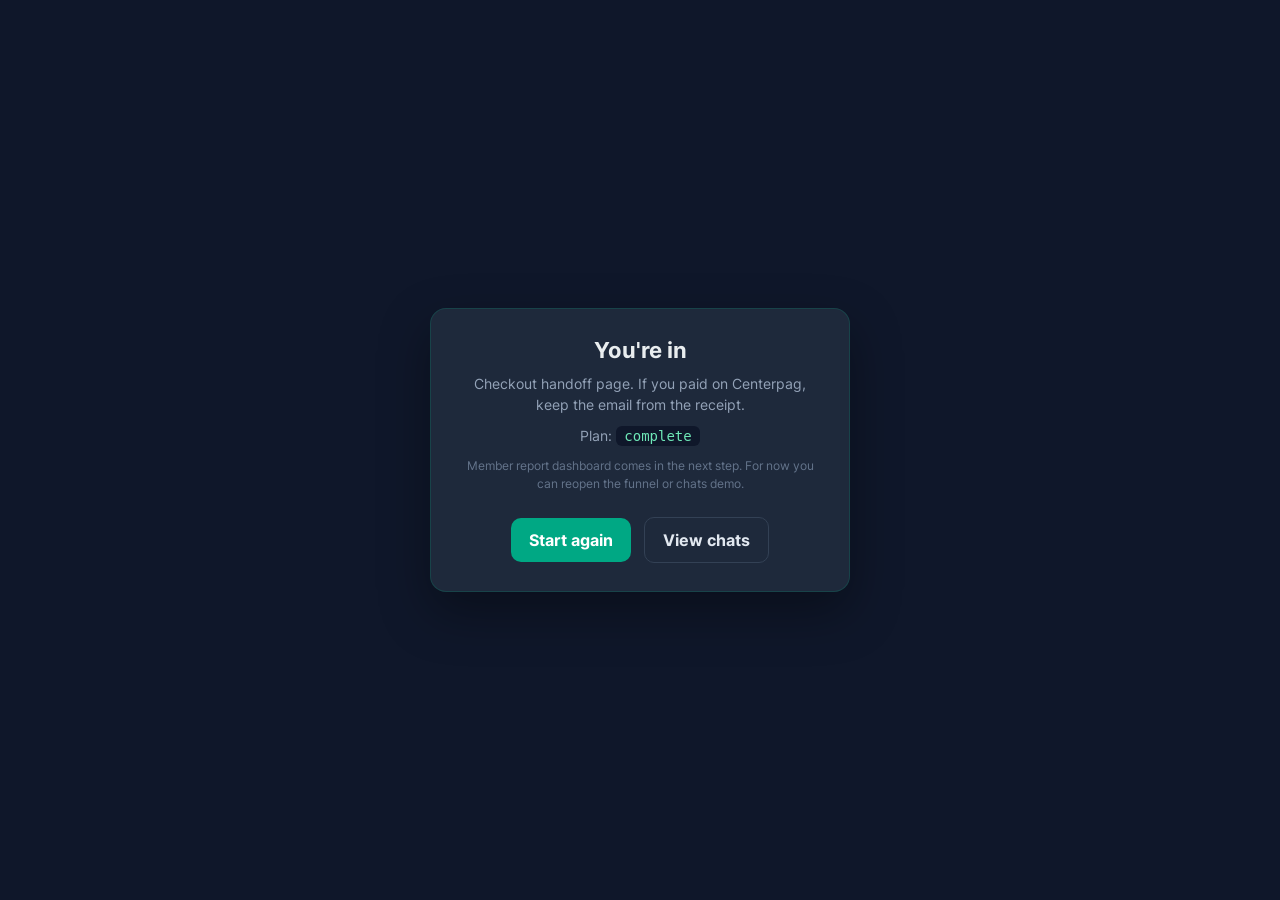
<file: thanks.html>
<!DOCTYPE html>
<html lang="en">
<head>
  <meta charset="utf-8">
  <meta name="viewport" content="width=device-width, initial-scale=1">
  <title>Access confirmed</title>
  <script src="./js/stubs.js"></script>
  <link rel="stylesheet" href="./css/fonts.css">
  <link rel="stylesheet" href="./css/global.css">
  <style>
    body{font-family:'Inter',system-ui,sans-serif;background:#0f172a;color:#fff;min-height:100vh;display:flex;align-items:center;justify-content:center;padding:24px;margin:0}
    .card{background:#1e293b;border-radius:16px;padding:28px;max-width:420px;width:100%;text-align:center;box-shadow:0 20px 50px rgba(0,0,0,.35)}
    h1{font-size:22px;margin:0 0 10px}
    p{color:#94a3b8;font-size:14px;line-height:1.5;margin:0 0 10px}
    code{background:#0f172a;padding:2px 8px;border-radius:6px;color:#6ee7b7}
    a.btn{display:inline-block;margin-top:14px;background:#00a884;color:#fff;text-decoration:none;font-weight:700;padding:12px 18px;border-radius:10px}
    a.btn.secondary{background:transparent;border:1px solid #334155;color:#e2e8f0;margin-left:8px}
  </style>
</head>
<body>
  <div class="card">
    <h1>You're in</h1>
    <p>Checkout handoff page. If you paid on Centerpag, keep the email from the receipt.</p>
    <p>Plan: <code id="plan">—</code></p>
    <p style="font-size:12px;color:#64748b">Member report dashboard comes in the next step. For now you can reopen the funnel or chats demo.</p>
    <a class="btn" href="./phone.html">Start again</a>
    <a class="btn secondary" href="./conversas.html">View chats</a>
  </div>
  <script>
    var p = new URLSearchParams(location.search);
    document.getElementById('plan').textContent = p.get('plan') || localStorage.getItem('selectedPlan') || 'complete';
  </script>
</body>
</html>
</file>
<file: css/fonts.css>
/**
 * Inter — same family as the original black LP (self-hosted, no Google dependency).
 */
@font-face {
  font-family: 'Inter';
  font-style: normal;
  font-weight: 400;
  font-display: swap;
  src: url('../fonts/Inter-Regular.woff2') format('woff2');
}
@font-face {
  font-family: 'Inter';
  font-style: normal;
  font-weight: 500;
  font-display: swap;
  src: url('../fonts/Inter-Medium.woff2') format('woff2');
}
@font-face {
  font-family: 'Inter';
  font-style: normal;
  font-weight: 600;
  font-display: swap;
  src: url('../fonts/Inter-SemiBold.woff2') format('woff2');
}
@font-face {
  font-family: 'Inter';
  font-style: normal;
  font-weight: 700;
  font-display: swap;
  src: url('../fonts/Inter-Bold.woff2') format('woff2');
}
@font-face {
  font-family: 'Inter';
  font-style: normal;
  font-weight: 800;
  font-display: swap;
  src: url('../fonts/Inter-ExtraBold.woff2') format('woff2');
}

html,
body {
  font-family: 'Inter', -apple-system, BlinkMacSystemFont, 'Segoe UI', Roboto, Helvetica, Arial, sans-serif !important;
  -webkit-font-smoothing: antialiased;
  -moz-osx-font-smoothing: grayscale;
  text-rendering: optimizeLegibility;
  font-feature-settings: 'cv02', 'cv03', 'cv04', 'cv11';
}

button,
input,
select,
textarea {
  font-family: inherit;
}
</file>
<file: shared/css/tokens.css>
/* Brand tokens — Whats Spy / light funnel greens */
:root {
  --brand-primary: #00a884;
  --brand-primary-strong: #008f6f;
  --brand-primary-soft: rgba(0, 168, 132, 0.12);
  --brand-primary-ring: rgba(0, 168, 132, 0.35);
  --brand-primary-glow: rgba(0, 168, 132, 0.25);
  --brand-success: #25d366;
  --text-on-brand: #ffffff;

  --green-primary: #00a884;
  --green-dark: #008f6f;
  --green-light: #34eb7a;

  --bg: #f5f0eb;
  --surface: #ffffff;
  --surface-2: #f3f4f6;
  --surface-muted: #f5f0eb;
  --text-1: #111827;
  --text-2: #6b7280;
  --text-3: #9ca3af;
  --border: #e5e7eb;
  --color-danger: #ef4444;
  --color-danger-soft: rgba(239, 68, 68, 0.1);
  --color-warning: #f59e0b;
  --color-warning-soft: rgba(245, 158, 11, 0.1);
  --bubble-in: #ffffff;
  --bubble-out: #d9fdd3;
  --radius-md: 12px;
  --ease-out: cubic-bezier(0.16, 1, 0.3, 1);
  --dur-fast: 120ms;
  --dur-base: 200ms;
  --tracking-snug: -0.02em;
  --shadow-cta: 0 8px 20px rgba(0, 168, 132, 0.28);
  --shadow-ring: 0 0 0 3px rgba(0, 168, 132, 0.2);

  --font-display: 'Inter', -apple-system, BlinkMacSystemFont, 'Segoe UI', Roboto, Helvetica, Arial, sans-serif;
  --font-body: 'Inter', -apple-system, BlinkMacSystemFont, 'Segoe UI', Roboto, Helvetica, Arial, sans-serif;
  --shadow-md: 0 8px 24px rgba(0, 0, 0, 0.08);
}

body.theme-light {
  --surface: #ffffff;
  --text-1: #111827;
  --text-2: #6b7280;
}
</file>
<file: css/global.css>
/**
 * Whats Spy - Global Styles
 * Shared CSS variables and common styles across all pages
 */

/* ========== CSS Variables ========== */
:root {
    /* Brand (fallback if tokens.css not loaded) */
    --brand-primary: #00a884;
    --brand-primary-strong: #008f6f;
    --brand-primary-soft: rgba(0, 168, 132, 0.12);
    --brand-primary-ring: rgba(0, 168, 132, 0.35);
    /* Primary Colors */
    --green-primary: var(--brand-primary);
    --green-dark: var(--brand-primary-strong);
    --green-light: #34eb7a;
    
    /* Background Colors */
    --bg-dark: #000000;
    --bg-primary: #0a0a0a;
    --bg-secondary: #111B21;
    --bg-tertiary: #1F2C33;
    --bg-card: rgba(17, 27, 33, 0.9);
    
    /* Text Colors */
    --text-primary: #E9EDEF;
    --text-secondary: #8696A0;
    --text-muted: #667781;
    
    /* Alert Colors */
    --red-alert: #FF3B30;
    --orange-alert: #FF9500;
    --blue-check: #34B7F1;
    
    /* Dividers */
    --divider: rgba(255, 255, 255, 0.1);
    
    /* Safe Areas (iOS) */
    --safe-area-top: env(safe-area-inset-top, 0px);
    --safe-area-bottom: env(safe-area-inset-bottom, 0px);
}

/* ========== Reset & Base ========== */
*, *::before, *::after {
    margin: 0;
    padding: 0;
    box-sizing: border-box;
    -webkit-tap-highlight-color: transparent;
}

html {
    scroll-behavior: smooth;
}

body {
    font-family: 'Inter', -apple-system, BlinkMacSystemFont, 'Segoe UI', Roboto, Helvetica, Arial, sans-serif !important;
    background: var(--bg-dark);
    color: var(--text-primary);
    min-height: 100vh;
    overflow-x: hidden;
    -webkit-font-smoothing: antialiased;
    -moz-osx-font-smoothing: grayscale;
    text-rendering: optimizeLegibility;
    font-feature-settings: 'cv02', 'cv03', 'cv04', 'cv11';
}

/* ========== Typography ========== */
h1, h2, h3, h4, h5, h6 {
    font-weight: 700;
    line-height: 1.2;
    color: var(--text-primary);
}

p {
    line-height: 1.5;
    color: var(--text-secondary);
}

a {
    color: var(--green-primary);
    text-decoration: none;
    transition: color 0.2s ease;
}

a:hover {
    color: var(--green-light);
}

/* ========== Lazy Loading Images ========== */
img[loading="lazy"] {
    opacity: 0;
    transition: opacity 0.3s ease;
}

img[loading="lazy"].loaded,
img[loading="lazy"][src]:not([src=""]) {
    opacity: 1;
}

/* ========== Common Components ========== */

/* Buttons */
.btn {
    display: inline-flex;
    align-items: center;
    justify-content: center;
    gap: 8px;
    padding: 14px 24px;
    border: none;
    border-radius: 12px;
    font-size: 16px;
    font-weight: 600;
    cursor: pointer;
    transition: all 0.3s ease;
}

.btn-primary {
    background: linear-gradient(135deg, var(--green-primary), var(--green-dark));
    color: white;
    box-shadow: 0 4px 15px rgba(0, 168, 132, 0.3);
}

.btn-primary:hover {
    transform: translateY(-2px);
    box-shadow: 0 6px 20px rgba(0, 168, 132, 0.4);
}

.btn-primary:active {
    transform: translateY(0);
}

.btn-secondary {
    background: var(--bg-tertiary);
    color: var(--text-primary);
    border: 1px solid var(--divider);
}

.btn-secondary:hover {
    background: rgba(31, 44, 51, 0.8);
}

/* Cards */
.card {
    background: var(--bg-card);
    border: 1px solid rgba(0, 168, 132, 0.2);
    border-radius: 16px;
    padding: 20px;
}

/* Badges */
.badge {
    display: inline-flex;
    align-items: center;
    gap: 6px;
    padding: 6px 12px;
    border-radius: 20px;
    font-size: 12px;
    font-weight: 600;
}

.badge-danger {
    background: rgba(255, 59, 48, 0.15);
    color: var(--red-alert);
    border: 1px solid rgba(255, 59, 48, 0.3);
}

.badge-success {
    background: rgba(0, 168, 132, 0.15);
    color: var(--green-primary);
    border: 1px solid rgba(0, 168, 132, 0.3);
}

.badge-warning {
    background: rgba(255, 149, 0, 0.15);
    color: var(--orange-alert);
    border: 1px solid rgba(255, 149, 0, 0.3);
}

/* ========== Animations ========== */
@keyframes fadeIn {
    from { opacity: 0; }
    to { opacity: 1; }
}

@keyframes fadeInUp {
    from { 
        opacity: 0; 
        transform: translateY(20px); 
    }
    to { 
        opacity: 1; 
        transform: translateY(0); 
    }
}

@keyframes fadeInDown {
    from { 
        opacity: 0; 
        transform: translateY(-20px); 
    }
    to { 
        opacity: 1; 
        transform: translateY(0); 
    }
}

@keyframes pulse {
    0%, 100% { transform: scale(1); }
    50% { transform: scale(1.05); }
}

@keyframes blink {
    0%, 100% { opacity: 1; }
    50% { opacity: 0.3; }
}

@keyframes shimmer {
    0% { transform: translateX(-100%); }
    100% { transform: translateX(100%); }
}

@keyframes spin {
    from { transform: rotate(0deg); }
    to { transform: rotate(360deg); }
}

/* ========== Utility Classes ========== */
.sr-only {
    position: absolute;
    width: 1px;
    height: 1px;
    padding: 0;
    margin: -1px;
    overflow: hidden;
    clip: rect(0, 0, 0, 0);
    white-space: nowrap;
    border: 0;
}

.text-center { text-align: center; }
.text-left { text-align: left; }
.text-right { text-align: right; }

.text-primary { color: var(--text-primary); }
.text-secondary { color: var(--text-secondary); }
.text-muted { color: var(--text-muted); }
.text-green { color: var(--green-primary); }
.text-red { color: var(--red-alert); }
.text-orange { color: var(--orange-alert); }

.font-bold { font-weight: 700; }
.font-semibold { font-weight: 600; }
.font-medium { font-weight: 500; }

.flex { display: flex; }
.flex-col { flex-direction: column; }
.items-center { align-items: center; }
.justify-center { justify-content: center; }
.justify-between { justify-content: space-between; }
.gap-1 { gap: 4px; }
.gap-2 { gap: 8px; }
.gap-3 { gap: 12px; }
.gap-4 { gap: 16px; }

/* ========== Matrix Canvas ========== */
#matrix-canvas {
    position: fixed;
    top: 0;
    left: 0;
    width: 100%;
    height: 100%;
    z-index: 0;
    opacity: 0.12;
    pointer-events: none;
}

/* ========== Trust Badges ========== */
.trust-badges {
    display: flex;
    justify-content: center;
    gap: 20px;
    flex-wrap: wrap;
}

.trust-badge {
    display: flex;
    align-items: center;
    gap: 6px;
    font-size: 12px;
    color: var(--text-secondary);
}

.trust-badge svg {
    width: 16px;
    height: 16px;
    color: var(--green-primary);
}

/* ========== Form Elements ========== */
input, select, textarea {
    font-family: inherit;
    font-size: 16px;
}

input:focus, select:focus, textarea:focus {
    outline: none;
}

/* ========== Scrollbar ========== */
::-webkit-scrollbar {
    width: 8px;
    height: 8px;
}

::-webkit-scrollbar-track {
    background: var(--bg-secondary);
}

::-webkit-scrollbar-thumb {
    background: var(--bg-tertiary);
    border-radius: 4px;
}

::-webkit-scrollbar-thumb:hover {
    background: rgba(255, 255, 255, 0.2);
}

/* ========== Accessibility Focus States ========== */
:focus-visible {
    outline: 2px solid var(--green-primary);
    outline-offset: 2px;
}

/* Skip to main content link (for screen readers) */
.skip-link {
    position: absolute;
    top: -40px;
    left: 0;
    background: var(--green-primary);
    color: white;
    padding: 8px 16px;
    z-index: 1000;
    transition: top 0.3s ease;
}

.skip-link:focus {
    top: 0;
}

/* ========== Responsive ========== */
@media (max-width: 480px) {
    .trust-badges {
        gap: 12px;
    }
    
    .btn {
        padding: 12px 20px;
        font-size: 14px;
    }
}

@media (prefers-reduced-motion: reduce) {
    *, *::before, *::after {
        animation-duration: 0.01ms !important;
        animation-iteration-count: 1 !important;
        transition-duration: 0.01ms !important;
    }
}
</file>
<file: shared/css/zapspy.css>
/* ZapSpy Design System — single entrypoint
   Each funnel page should import only this file:

   <link rel="stylesheet" href="/shared/css/zapspy.css">
   <body class="theme-light"> ... </body>           (or theme-dark)
*/
@import url('./tokens.css');
@import url('./typography.css');
@import url('./components.css');
@import url('./animations.css');
/* polish is loaded via the bridge step below so it can override
   page-level inline <style> blocks. See README in this folder. */
</file>
<file: shared/css/funnel-bridge.css>
/* ===================================================================
   ZapSpy Design System — LEGACY VARIABLE BRIDGE
   Backwards-compat mapping for older inline CSS that uses ad-hoc names
   like --green-primary, --bg-primary, --red-alert etc.

   Loading this AFTER any inline <style> in the page makes every legacy
   var() lookup resolve to the new design-system token, instantly
   unifying the visual language WITHOUT touching any HTML structure or
   JavaScript.

   Load order MUST be:
     1. (page's own <style> block, if any)
     2. /shared/css/zapspy.css           ← defines new tokens & components
     3. /shared/css/funnel-bridge.css    ← THIS file (maps old → new)

   Pages must also have <body class="theme-light"> or "theme-dark".
   =================================================================== */

:root {
    /* ── Backgrounds ─────────────────────────────────────────── */
    --bg-primary:        var(--bg);
    --bg-secondary:      var(--surface);
    --bg-tertiary:       var(--surface-2);
    --bg-conversation:   var(--surface);
    --bg-light:          var(--bg);
    --bg-card:           var(--surface);
    --bg:                var(--bg);
    --surface:           var(--surface);
    --black:             var(--text-1);   /* legacy quiz alias */
    --white:             var(--text-1);   /* legacy quiz alias */

    /* ── Text ─────────────────────────────────────────────────── */
    --text-primary:      var(--text-1);
    --text-secondary:    var(--text-2);
    --text-muted:        var(--text-3);

    /* ── Brand greens (every alias points to WhatsApp green) ──── */
    --green:             var(--brand-primary);
    --green-primary:     var(--brand-primary);
    --green-dark:        var(--brand-primary-strong);
    --green-dim:         var(--brand-primary-strong);
    --green-light:       var(--brand-success);

    /* ── Borders / dividers ──────────────────────────────────── */
    --border:            var(--border);
    --border-color:      var(--border);
    --divider:           var(--border);

    /* ── Status / semantic ───────────────────────────────────── */
    --red:               var(--color-danger);
    --red-alert:         var(--color-danger);
    --red-bg:            var(--color-danger-soft);
    --red-border:        rgba(220, 53, 69, 0.22);
    --orange-alert:      var(--color-warning);
    --yellow:            var(--color-warning);
    --yellow-bg:         var(--color-warning-soft);
    --yellow-border:     rgba(245, 158, 11, 0.22);
    --ok:                var(--brand-success);
    --ok-bg:             rgba(37, 211, 102, 0.10);
    --ok-border:         rgba(37, 211, 102, 0.22);
    --blue-check:        #53BDEB;          /* WhatsApp double-check blue */

    /* ── Chat bubbles (chat.html / conversas.html) ───────────── */
    --msg-in:            var(--bubble-in);
    --msg-out:           var(--bubble-out);

    /* ── Radius (legacy quiz aliases) ────────────────────────── */
    --radius:            var(--radius-md);

    /* ── Font (legacy quiz alias) ────────────────────────────── */
    --font:              var(--font-body);
    --ease:              var(--ease-out);
}

/* ── Page-level typography upgrade ───────────────────────────── */
html, body {
    font-family: var(--font-body) !important;
    background: var(--bg);
    color: var(--text-1);
}

/* Headings get the display font automatically — no class needed.
   We don't override sizes/weights so existing layouts stay intact. */
h1, h2, h3 {
    font-family: var(--font-display);
    letter-spacing: var(--tracking-snug);
}

/* ── Universal upgrades for very common ad-hoc patterns ─────── */

/* Most pages have a generic .btn-primary / .cta button — upgrade them */
.btn-primary,
button.btn-primary,
a.btn-primary {
    background: linear-gradient(135deg, var(--brand-primary), var(--brand-primary-strong)) !important;
    color: var(--text-on-brand) !important;
    box-shadow: var(--shadow-cta);
    border-color: transparent !important;
    transition: transform var(--dur-fast) var(--ease-out),
                box-shadow var(--dur-base) var(--ease-out);
}
.btn-primary:hover,
button.btn-primary:hover,
a.btn-primary:hover {
    box-shadow: 0 14px 28px rgba(0, 168, 132, 0.40), 0 4px 8px rgba(0, 128, 105, 0.25);
    transform: translateY(-1px);
}
.btn-primary:active { transform: translateY(0) scale(0.99); }

/* Inputs — softer focus ring matching brand */
input:not([type="checkbox"]):not([type="radio"]):not([type="submit"]):focus,
select:focus,
textarea:focus {
    outline: none;
    border-color: var(--brand-primary) !important;
    box-shadow: var(--shadow-ring);
}

/* Selection */
::selection { background: var(--brand-primary-ring); color: var(--text-1); }
</file>
<file: shared/css/funnel-polish.css>
/* ===================================================================
   ZapSpy Design System — POLISH & RHYTHM
   Higher-priority overrides applied AFTER funnel-bridge.css.
   Focus: spacing, breathing room, redesign of the comparison block,
   refinement of repeating patterns across cta-unified / dashboard.

   Load order:
     <link href="/shared/css/zapspy.css">
     <link href="/shared/css/funnel-bridge.css">
     <link href="/shared/css/funnel-polish.css">  ← this file
   =================================================================== */

/* =============================================================
   1. VERTICAL RHYTHM — bigger breathing room
   ============================================================= */

/* More room around the major price-tier cards stack on the sales page */
.tier-cards,
.tiers,
.pricing-grid {
    display: grid;
    gap: 28px !important;          /* was tight on dark */
    margin: 32px 0 40px !important;
}

/* Each tier card itself gets a touch more padding */
.tier,
.tier-card,
.pricing-card {
    padding: 28px 22px !important;
    border-radius: 22px !important;
}

/* Section blocks (hero, features, pricing, FAQ, etc.) */
section,
.section,
.features-section,
.bonus-section,
.faq-section,
.guarantee-section,
.testimonials-section {
    padding-top: clamp(36px, 6vw, 64px) !important;
    padding-bottom: clamp(36px, 6vw, 64px) !important;
}

/* Default "card" containers — give them generous insides */
.card,
.feature-card,
.bonus-card,
.testimonial-card,
.guarantee-card {
    padding: 24px !important;
    border-radius: 20px !important;
}

/* Headlines — more space below to separate from body */
h1, .headline, .hero-title { margin-bottom: 20px !important; }
h2, .section-title       { margin-bottom: 16px !important; margin-top: 0 !important; }
h3, .card-title          { margin-bottom: 12px !important; }

/* Body containers */
.container,
.wrapper,
main {
    padding-left: clamp(16px, 4vw, 28px) !important;
    padding-right: clamp(16px, 4vw, 28px) !important;
}

/* =============================================================
   2. COMPARISON TABLE — full redesign
   "What changes after you have the truth" → modern split cards
   ============================================================= */

.comparison-table {
    background: linear-gradient(180deg,
        rgba(0, 168, 132, 0.04),
        var(--surface)) !important;
    border: 1px solid var(--border) !important;
    border-radius: 24px !important;
    padding: 32px !important;
    margin: 40px 0 !important;
    box-shadow: var(--shadow-md) !important;
}
/* Tighter cells so 2-3 word phrases don't word-break inside the
   narrow mobile-first parent container (max ~440px usable). */
.comparison-table .col-without,
.comparison-table .col-with {
    padding: 14px 12px !important;
    font-size: 12.5px !important;
    line-height: 1.35 !important;
    word-break: normal !important;
    overflow-wrap: break-word !important;
    hyphens: none !important;
}
.comparison-table .comp-row { gap: 10px !important; }

.comparison-table h3 {
    font-family: var(--font-display) !important;
    font-size: clamp(20px, 4vw, 26px) !important;
    color: var(--text-1) !important;
    text-align: center !important;
    margin-bottom: 28px !important;
    letter-spacing: var(--tracking-tight) !important;
    line-height: 1.2 !important;
}

/* Header row — pill-style column titles */
.comp-row.head {
    display: grid !important;
    grid-template-columns: 1fr 1fr !important;
    gap: 20px !important;
    padding: 0 0 16px !important;
    border-bottom: none !important;
}
.comp-row.head > div {
    text-align: center !important;
    font-size: 12px !important;
    font-weight: 700 !important;
    text-transform: uppercase !important;
    letter-spacing: 0.08em !important;
    padding: 10px 16px !important;
    border-radius: 999px !important;
}
.comp-row.head > div:first-child {
    background: rgba(220, 53, 69, 0.10) !important;
    color: var(--color-danger) !important;
    border: 1px solid rgba(220, 53, 69, 0.25) !important;
}
.comp-row.head > div:last-child {
    background: var(--brand-primary-soft) !important;
    color: var(--brand-primary) !important;
    border: 1px solid var(--brand-primary-ring) !important;
}

/* Body rows */
.comparison-table .comp-row:not(.head) {
    display: grid !important;
    grid-template-columns: 1fr 1fr !important;
    gap: 20px !important;
    padding: 16px 0 !important;
    border-bottom: 1px dashed var(--border) !important;
    align-items: stretch !important;
    font-size: clamp(14px, 2.6vw, 16px) !important;
    line-height: 1.5 !important;
}
.comparison-table .comp-row:not(.head):last-child {
    border-bottom: none !important;
}

/* Each cell becomes a soft, bordered box */
.comp-row .col-without,
.comp-row .col-with {
    padding: 14px 16px !important;
    border-radius: 14px !important;
    transition: transform var(--dur-base) var(--ease-out),
                background var(--dur-base) var(--ease-out);
    display: flex !important;
    align-items: center !important;
    gap: 8px !important;
    text-align: left !important;
}
.comp-row .col-without {
    background: rgba(220, 53, 69, 0.06) !important;
    color: #c25e6a !important;
}
.comp-row .col-with {
    background: rgba(0, 168, 132, 0.07) !important;
    color: var(--text-1) !important;
    font-weight: 500 !important;
}
.comp-row:not(.head):hover .col-with {
    background: var(--brand-primary-soft) !important;
    transform: translateX(2px);
}

/* Dark theme refinements */
.theme-dark .comparison-table {
    background: linear-gradient(180deg,
        rgba(0, 168, 132, 0.05),
        var(--surface)) !important;
}
.theme-dark .comp-row .col-without {
    background: rgba(220, 53, 69, 0.10) !important;
    color: #ff8b94 !important;
}
.theme-dark .comp-row .col-with {
    color: var(--text-1) !important;
}

/* Mobile fallback — stack rows when too narrow */
@media (max-width: 540px) {
    .comparison-table { padding: 22px 16px !important; }
    .comp-row.head > div { font-size: 10px !important; padding: 8px 10px !important; }
    .comparison-table .comp-row:not(.head) { gap: 10px !important; padding: 12px 0 !important; }
    .comp-row .col-without, .comp-row .col-with { padding: 12px !important; font-size: 13px !important; }
}

/* =============================================================
   3. PRICING TIER POLISH
   ============================================================= */

/* "Most chosen" / featured tier — emphatic glow + lift */
.tier.featured,
.tier-card.featured,
.tier.most-chosen,
.tier-most-popular,
.tier-card[data-featured="true"] {
    position: relative;
    transform: scale(1.02);
    box-shadow:
        0 0 0 1px var(--brand-primary),
        0 20px 50px rgba(0, 168, 132, 0.18),
        var(--shadow-lg) !important;
}
@media (max-width: 768px) {
    .tier.featured, .tier-card.featured { transform: none; }
}

/* Save / discount pills more refined */
.save-badge, .discount-badge, .price-save {
    background: var(--brand-primary-soft) !important;
    color: var(--brand-primary-strong) !important;
    border: 1px solid var(--brand-primary-ring) !important;
    border-radius: 999px !important;
    padding: 6px 12px !important;
    font-weight: 700 !important;
    font-size: 12px !important;
    letter-spacing: 0.04em !important;
}
.theme-dark .save-badge,
.theme-dark .discount-badge,
.theme-dark .price-save {
    color: var(--brand-primary) !important;
}

/* CTA inside tier — bigger, hero-style */
.tier .cta,
.tier-card .cta,
.tier-cta,
.tier-button,
.pricing-cta {
    margin-top: 20px !important;
    width: 100% !important;
    min-height: 56px !important;
    border-radius: 16px !important;
    font-size: 16px !important;
    font-weight: 700 !important;
    letter-spacing: -0.01em !important;
}

/* =============================================================
   4. URGENCY / TOP BAR — subtle premium feel
   ============================================================= */

.zs-urgency-bar,
.urgency-bar,
.top-urgency,
.sticky-bar {
    backdrop-filter: blur(12px) saturate(140%);
    -webkit-backdrop-filter: blur(12px) saturate(140%);
}

/* Live viewers / activity pill */
.live-viewers,
.viewers-bar,
.activity-bar {
    background: var(--surface) !important;
    border-bottom: 1px solid var(--border) !important;
    padding: 10px 16px !important;
    font-size: 13px !important;
    color: var(--text-2) !important;
    text-align: center;
}
.theme-dark .live-viewers,
.theme-dark .viewers-bar,
.theme-dark .activity-bar {
    background: var(--surface) !important;
}

/* =============================================================
   5. FAQ ACCORDION — readability
   ============================================================= */

.faq-item,
.faq details,
details.faq {
    background: var(--surface) !important;
    border: 1px solid var(--border) !important;
    border-radius: 16px !important;
    padding: 18px 22px !important;
    margin-bottom: 12px !important;
    transition: border-color var(--dur-base) var(--ease-out);
}
.faq-item:hover, details.faq:hover, .faq details:hover {
    border-color: var(--brand-primary-ring) !important;
}
.faq-item summary,
.faq summary,
details.faq summary {
    font-weight: 600 !important;
    font-size: 16px !important;
    color: var(--text-1) !important;
    cursor: pointer;
    list-style: none;
}
.faq-item summary::-webkit-details-marker,
.faq summary::-webkit-details-marker { display: none; }

/* =============================================================
   6. TESTIMONIALS
   ============================================================= */

.testimonial,
.testimonial-card,
.review-card {
    background: var(--surface) !important;
    border: 1px solid var(--border) !important;
    border-radius: 18px !important;
    padding: 24px !important;
    box-shadow: var(--shadow-sm) !important;
    line-height: 1.6 !important;
}

/* =============================================================
   7. GUARANTEE / TRUST BLOCK
   ============================================================= */

.guarantee,
.guarantee-card,
.trust-block,
.money-back {
    background: linear-gradient(180deg, var(--brand-primary-soft), var(--surface)) !important;
    border: 1.5px solid var(--brand-primary-ring) !important;
    border-radius: 22px !important;
    padding: 28px !important;
    text-align: center;
}

/* =============================================================
   8. EMPTY-CTA SECTION — final call
   ============================================================= */
.final-cta,
.last-cta,
.bottom-cta {
    margin-top: 48px !important;
    padding: 36px 24px !important;
    background: var(--surface) !important;
    border-radius: 24px !important;
    text-align: center;
}

/* =============================================================
   12. CTA TEXT — always white on green primary
   Fixes inconsistency where some primary CTAs render with
   dark text (e.g. quiz "Begin Access Verification") because
   the legacy stylesheet sets a literal `color:#000` on .btn /
   .cta. Force white text + icon on every primary action.
   ============================================================= */

.btn-primary, .button-primary, .cta-primary, .primary-cta,
button.cta:not(.cta-secondary), a.cta:not(.cta-secondary),
.tier-cta, .pricing-cta, .start-btn, .begin-btn,
.quiz-cta, .reveal-btn, .verify-btn, .access-btn,
.btn-main, .main-btn, .btn-cta, .cta-btn,
.btn-main *, .btn-main-text, .btn-main-arrow,
[class*="cta-"]:not([class*="cta-secondary"]):not([class*="cta-ghost"]) {
    color: #FFFFFF !important;
}
.btn-primary svg, .button-primary svg, .cta-primary svg,
.primary-cta svg, .tier-cta svg, .pricing-cta svg,
.btn-main svg, .btn-cta svg,
button.cta:not(.cta-secondary) svg, a.cta:not(.cta-secondary) svg {
    stroke: #FFFFFF !important;
    color: #FFFFFF !important;
}
/* Covers the very common ad-hoc pattern: large green button with
   inline `style="background: var(--whatsapp-green)"` */
button[style*="green"], a[style*="green"],
button[style*="--whatsapp"], a[style*="--whatsapp"],
button[style*="#00A884"], a[style*="#00A884"],
button[style*="#008069"], a[style*="#008069"] {
    color: #FFFFFF !important;
}

/* Inline pills/badges sitting on green should also stay readable */
.badge-active, .badge-success, .pill-success,
.status-active, [class*="badge"][class*="success"] {
    color: #FFFFFF !important;
}

/* =============================================================
   13. LEGAL PAGES (privacy / terms / refund) — premium card
   The legacy templates were just floating text on a near-black
   background. Wrap the .container in a soft surface card so it
   feels part of the same design language as the rest of the funnel.
   ============================================================= */

body:has(h1:is(:first-of-type)) > .container:has(h2 + p) {
    /* no-op selector for safety; real rules below */
}

/* Apply to the legal templates which always have body > .container > h1 + .last-updated */
body.theme-dark .container:has(> h1) ,
body.theme-light .container:has(> h1) {
    background: var(--surface);
    border: 1px solid var(--border);
    border-radius: 24px;
    box-shadow: var(--shadow-md);
    padding: clamp(28px, 5vw, 48px) !important;
    margin: clamp(24px, 5vw, 56px) auto !important;
    max-width: 820px;
}
/* Headline & section titles */
.container > h1 {
    font-family: var(--font-display) !important;
    font-size: clamp(28px, 5vw, 38px) !important;
    color: var(--text-1) !important;
    letter-spacing: var(--tracking-tight) !important;
    margin-bottom: 8px !important;
}
.container > .last-updated {
    color: var(--text-2) !important;
    font-size: 13px !important;
    margin-bottom: 32px !important;
}
.container > h2 {
    color: var(--brand-primary) !important;
    font-size: clamp(18px, 3.4vw, 22px) !important;
    margin-top: 32px !important;
    margin-bottom: 14px !important;
    letter-spacing: -0.01em;
}
.container > p, .container li {
    color: var(--text-2) !important;
    line-height: 1.7 !important;
}
.container ul { margin-left: 22px !important; margin-bottom: 18px !important; }
.container li { margin-bottom: 10px !important; }
.container .footer {
    margin-top: 48px !important;
    padding-top: 24px !important;
    border-top: 1px solid var(--border) !important;
    color: var(--text-3, var(--text-2)) !important;
}
.container .back-link {
    color: var(--brand-primary) !important;
    font-weight: 600;
    transition: gap var(--dur-base) var(--ease-out),
                color var(--dur-base) var(--ease-out);
}
.container .back-link:hover {
    color: var(--brand-primary-strong) !important;
    gap: 12px !important;
}

/* =============================================================
   14. MICRO-INTERACTIONS — premium "feel" without JS
   ============================================================= */

/* 14.1 Press feedback on all primary actions */
button, .btn, [role="button"], a.cta, a.button {
    transition: transform var(--dur-fast, 120ms) var(--ease-out),
                box-shadow var(--dur-base) var(--ease-out),
                background var(--dur-base) var(--ease-out),
                filter var(--dur-base) var(--ease-out);
}
button:active, .btn:active, [role="button"]:active,
a.cta:active, a.button:active {
    transform: translateY(1px) scale(0.985);
    filter: brightness(0.96);
}

/* 14.2 Soft "pulse" on the dominant CTA — once, on load */
@keyframes zs-cta-pulse-once {
    0%   { box-shadow: 0 0 0 0 rgba(0, 168, 132, 0.35); }
    70%  { box-shadow: 0 0 0 18px rgba(0, 168, 132, 0); }
    100% { box-shadow: 0 0 0 0 rgba(0, 168, 132, 0); }
}
.btn-primary, .primary-cta, .cta-primary,
.tier.featured .tier-cta, .reveal-btn, .quiz-cta, .verify-btn {
    animation: zs-cta-pulse-once 2.4s var(--ease-out, ease-out) 0.6s 2;
}

/* 14.3 Continuous subtle breathing for the SINGLE main hero CTA only */
@keyframes zs-cta-breathe {
    0%, 100% { transform: translateY(0); }
    50%      { transform: translateY(-2px); }
}
.hero-cta, .main-cta, [data-main-cta="true"] {
    animation: zs-cta-breathe 2.8s var(--ease-out, ease-in-out) infinite;
}

/* 14.4 Card hover lift — across the board */
.card, .feature-card, .bonus-card, .testimonial-card,
.tier, .tier-card, .pricing-card,
.faq-item, details.faq {
    transition: transform var(--dur-base) var(--ease-out),
                box-shadow var(--dur-base) var(--ease-out),
                border-color var(--dur-base) var(--ease-out);
    will-change: transform;
}
@media (hover: hover) {
    .card:hover, .feature-card:hover, .bonus-card:hover,
    .testimonial-card:hover,
    .tier:hover, .tier-card:hover, .pricing-card:hover {
        transform: translateY(-3px);
        box-shadow: var(--shadow-lg) !important;
    }
}

/* 14.5 Anchor links — animated underline.
   Restricted to plain text links: any element that looks like a styled
   CTA / button is excluded so we don't accidentally wipe out its
   `background:` shorthand (which sets background-image on the element).
   IMPORTANT: keep all :not() chained without whitespace between them. */
a:not(.btn):not(.cta):not(.tier-cta):not(.back-link):not([role="button"]):not([class*="cta-"]):not([class*="-cta"]):not([class*="btn-"]):not(.start-btn):not(.begin-btn):not(.reveal-btn):not(.verify-btn):not(.access-btn):not(.spy-btn):not(.quiz-cta):not(.opt) {
    background-image: linear-gradient(var(--brand-primary), var(--brand-primary));
    background-size: 0% 1.5px;
    background-repeat: no-repeat;
    background-position: 0 100%;
    transition: background-size var(--dur-base) var(--ease-out);
    text-decoration: none;
}
a:not(.btn):not(.cta):not(.tier-cta):not(.back-link):not([role="button"]):not([class*="cta-"]):not([class*="-cta"]):not([class*="btn-"]):not(.start-btn):not(.begin-btn):not(.reveal-btn):not(.verify-btn):not(.access-btn):not(.spy-btn):not(.quiz-cta):not(.opt):hover {
    background-size: 100% 1.5px;
}

/* 14.6 Inputs — smooth focus ring, no harsh blue outline */
input:focus, select:focus, textarea:focus {
    outline: none !important;
    border-color: var(--brand-primary) !important;
    box-shadow: 0 0 0 4px rgba(0, 168, 132, 0.18) !important;
    transition: box-shadow var(--dur-base) var(--ease-out),
                border-color var(--dur-base) var(--ease-out) !important;
}

/* 14.7 First-paint section reveal (CSS-only, no JS).
   Sections that haven't been "seen" yet still render — we just
   add a soft slide-up on initial load to make the page feel alive. */
@keyframes zs-section-rise {
    from { opacity: 0; transform: translateY(12px); }
    to   { opacity: 1; transform: translateY(0); }
}
section, .section,
.features-section, .bonus-section,
.guarantee-section, .testimonials-section,
.faq-section, .pricing-section,
.tiers, .tier-cards, .comparison-table,
.hero, .hero-section {
    animation: zs-section-rise 0.55s var(--ease-out, ease-out) both;
}
section:nth-of-type(2)  { animation-delay: 0.06s; }
section:nth-of-type(3)  { animation-delay: 0.12s; }
section:nth-of-type(4)  { animation-delay: 0.18s; }
section:nth-of-type(5)  { animation-delay: 0.24s; }
section:nth-of-type(n+6){ animation-delay: 0.30s; }

/* 14.8 Skeleton shimmer for loading states */
.skeleton, [data-loading="true"] {
    background: linear-gradient(90deg,
        var(--surface) 25%,
        rgba(255, 255, 255, 0.06) 37%,
        var(--surface) 63%);
    background-size: 400% 100%;
    animation: zs-shimmer 1.4s infinite;
    border-radius: 8px;
    color: transparent !important;
}
@keyframes zs-shimmer {
    0%   { background-position: 100% 50%; }
    100% { background-position: 0%   50%; }
}

/* 14.9 Trust pills — perfect alignment + subtle hover */
.trust-pills, .trust-row, .badges, .badge-row {
    display: flex !important;
    flex-wrap: wrap;
    gap: 10px !important;
    justify-content: center;
    margin: 16px 0 !important;
}
.trust-pill, .trust-badge, .pill, .badge:not(.badge-active) {
    display: inline-flex;
    align-items: center;
    gap: 6px;
    padding: 8px 14px !important;
    border-radius: 999px !important;
    background: var(--surface) !important;
    border: 1px solid var(--border) !important;
    font-size: 12.5px !important;
    color: var(--text-2) !important;
    font-weight: 500;
    transition: border-color var(--dur-base) var(--ease-out),
                color var(--dur-base) var(--ease-out);
}
.trust-pill:hover, .trust-badge:hover, .pill:hover {
    border-color: var(--brand-primary-ring) !important;
    color: var(--text-1) !important;
}

/* 14.10 Selection color — branded */
::selection {
    background: var(--brand-primary-soft);
    color: var(--brand-primary-strong);
}

/* =============================================================
   16. CRO FIXES v4 — Tier Basic visibility, exit-intent downsell,
       defensive personalization, redundant-timer hide on checkout
   ============================================================= */

/* 16.1 Tier "Basic" CTA needed visible color (was rgba(255,255,255,0.06) = invisible).
   Keep it sober (outline + brand text) so Complete still wins, but Basic is clickable. */
.tier-card[data-tier="basic"] .tier-cta,
.tier-card:not(.recommended):not([data-tier="forensic"]) .tier-cta {
    background: rgba(34, 197, 94, 0.08) !important;
    border: 1.5px solid rgba(34, 197, 94, 0.55) !important;
    color: #ffffff !important;
}
.tier-card[data-tier="basic"] .tier-cta:hover,
.tier-card:not(.recommended):not([data-tier="forensic"]) .tier-cta:hover {
    background: rgba(34, 197, 94, 0.18) !important;
    border-color: rgba(34, 197, 94, 0.85) !important;
    transform: translateY(-1px);
    box-shadow: 0 6px 18px rgba(34, 197, 94, 0.20) !important;
}
/* Light theme: same idea, slightly different palette */
body.theme-light .tier-card[data-tier="basic"] .tier-cta,
body.theme-light .tier-card:not(.recommended):not([data-tier="forensic"]) .tier-cta {
    background: rgba(34, 197, 94, 0.10) !important;
    border: 1.5px solid rgba(22, 163, 74, 0.45) !important;
    color: #166534 !important;
}
body.theme-light .tier-card[data-tier="basic"] .tier-cta:hover,
body.theme-light .tier-card:not(.recommended):not([data-tier="forensic"]) .tier-cta:hover {
    background: rgba(34, 197, 94, 0.20) !important;
    border-color: rgba(22, 163, 74, 0.75) !important;
    color: #14532d !important;
}

/* 16.2 Hide the global urgency-bar on the checkout page (cta-unified)
   when the page itself already shows a re-encryption / countdown card.
   Triggered via body[data-no-urgency-bar="true"]. */
body[data-no-urgency-bar="true"] .urgency-bar {
    display: none !important;
}
body[data-no-urgency-bar="true"] {
    padding-top: 0 !important;
}

/* 16.3 Exit-intent downsell – more attractive look-and-feel for the
   discounted Basic offer. */
.exit-popup .exit-downsell-tag {
    display: inline-block;
    background: linear-gradient(135deg, #f59e0b, #d97706);
    color: #fff;
    font-size: 11px;
    font-weight: 800;
    letter-spacing: 0.5px;
    text-transform: uppercase;
    padding: 4px 10px;
    border-radius: 999px;
    margin-bottom: 8px;
}
.exit-popup .exit-price-row {
    display: inline-flex;
    align-items: baseline;
    gap: 10px;
    margin: 6px 0 14px;
}
.exit-popup .exit-price-old {
    font-size: 16px;
    color: #9ca3af;
    text-decoration: line-through;
}
.exit-popup .exit-price-new {
    font-size: 28px;
    font-weight: 900;
    color: #22c55e;
}

/* =============================================================
   15. ACCESSIBILITY — respect users who don't want motion
   ============================================================= */
@media (prefers-reduced-motion: reduce) {
    *, *::before, *::after {
        animation-duration: 0.01ms !important;
        animation-iteration-count: 1 !important;
        transition-duration: 0.01ms !important;
        scroll-behavior: auto !important;
    }
    .hero-cta, .main-cta, [data-main-cta="true"] { animation: none !important; }
}
</file>
